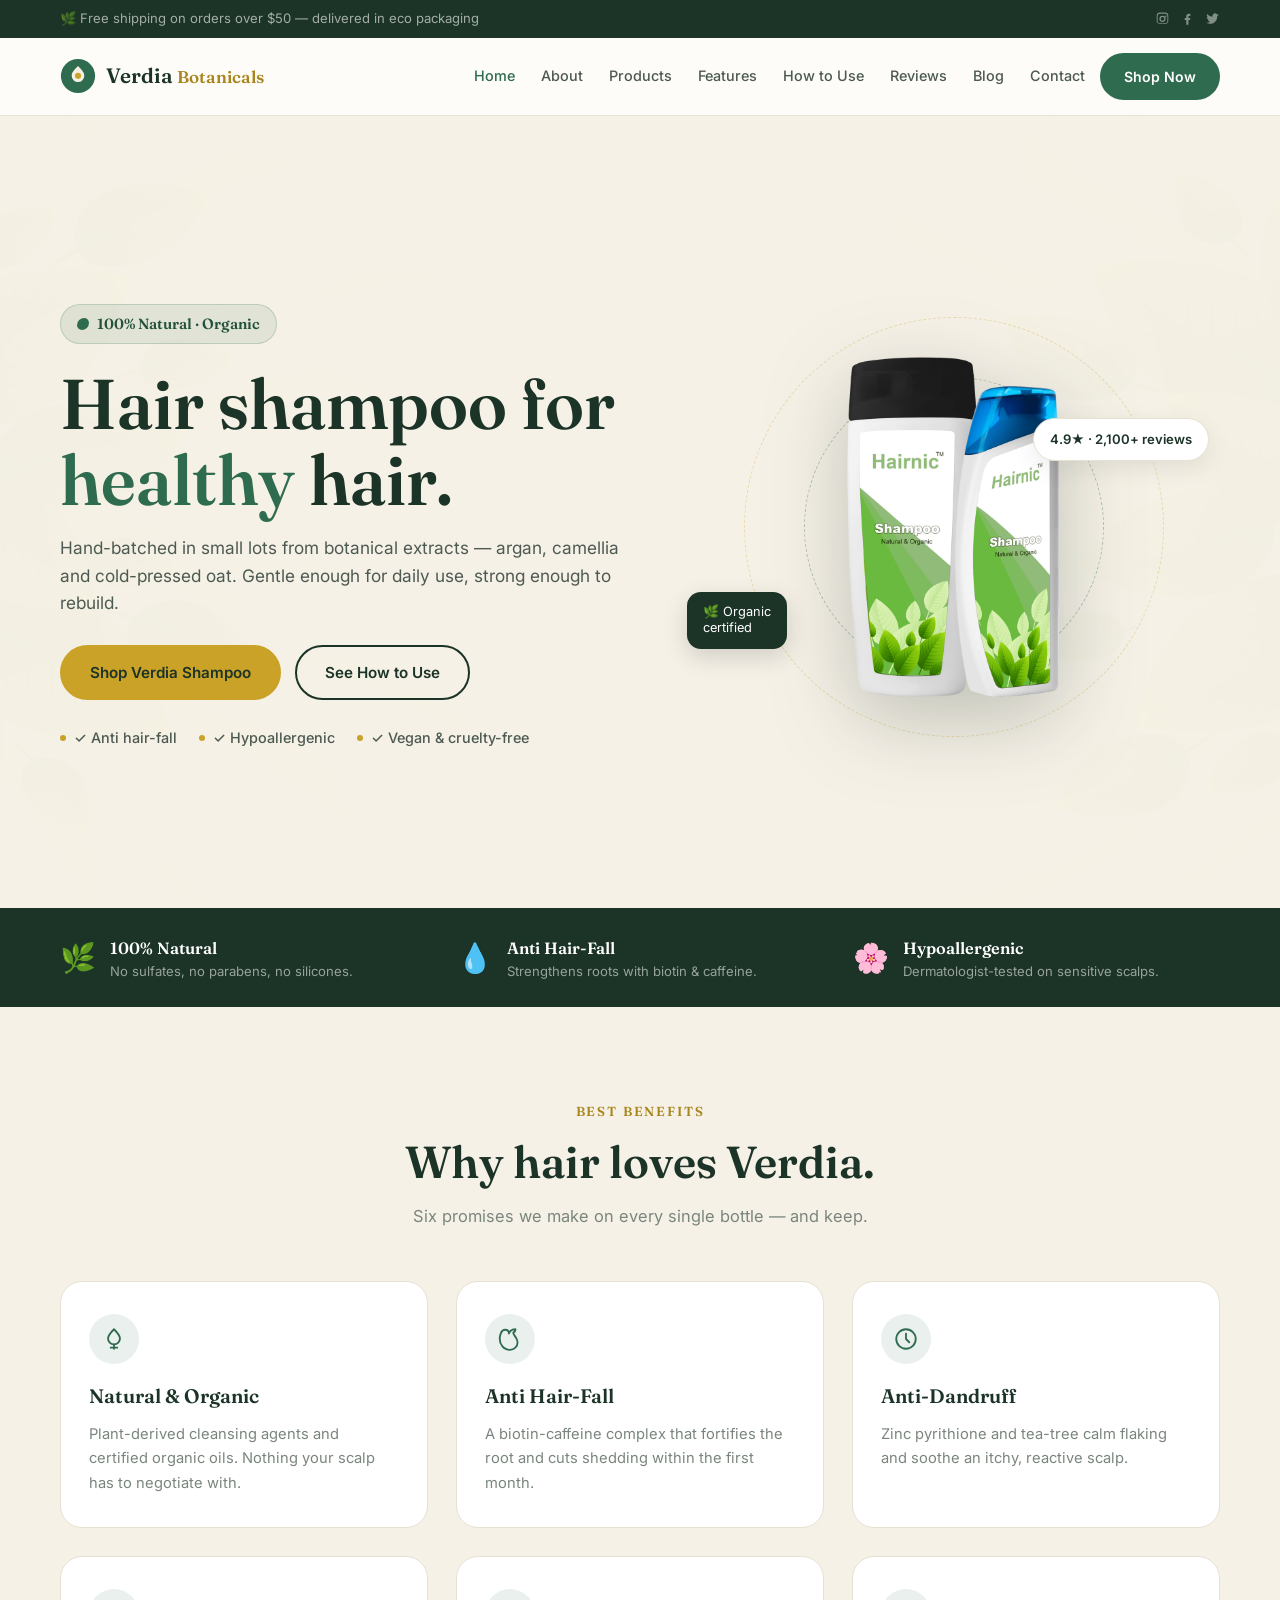
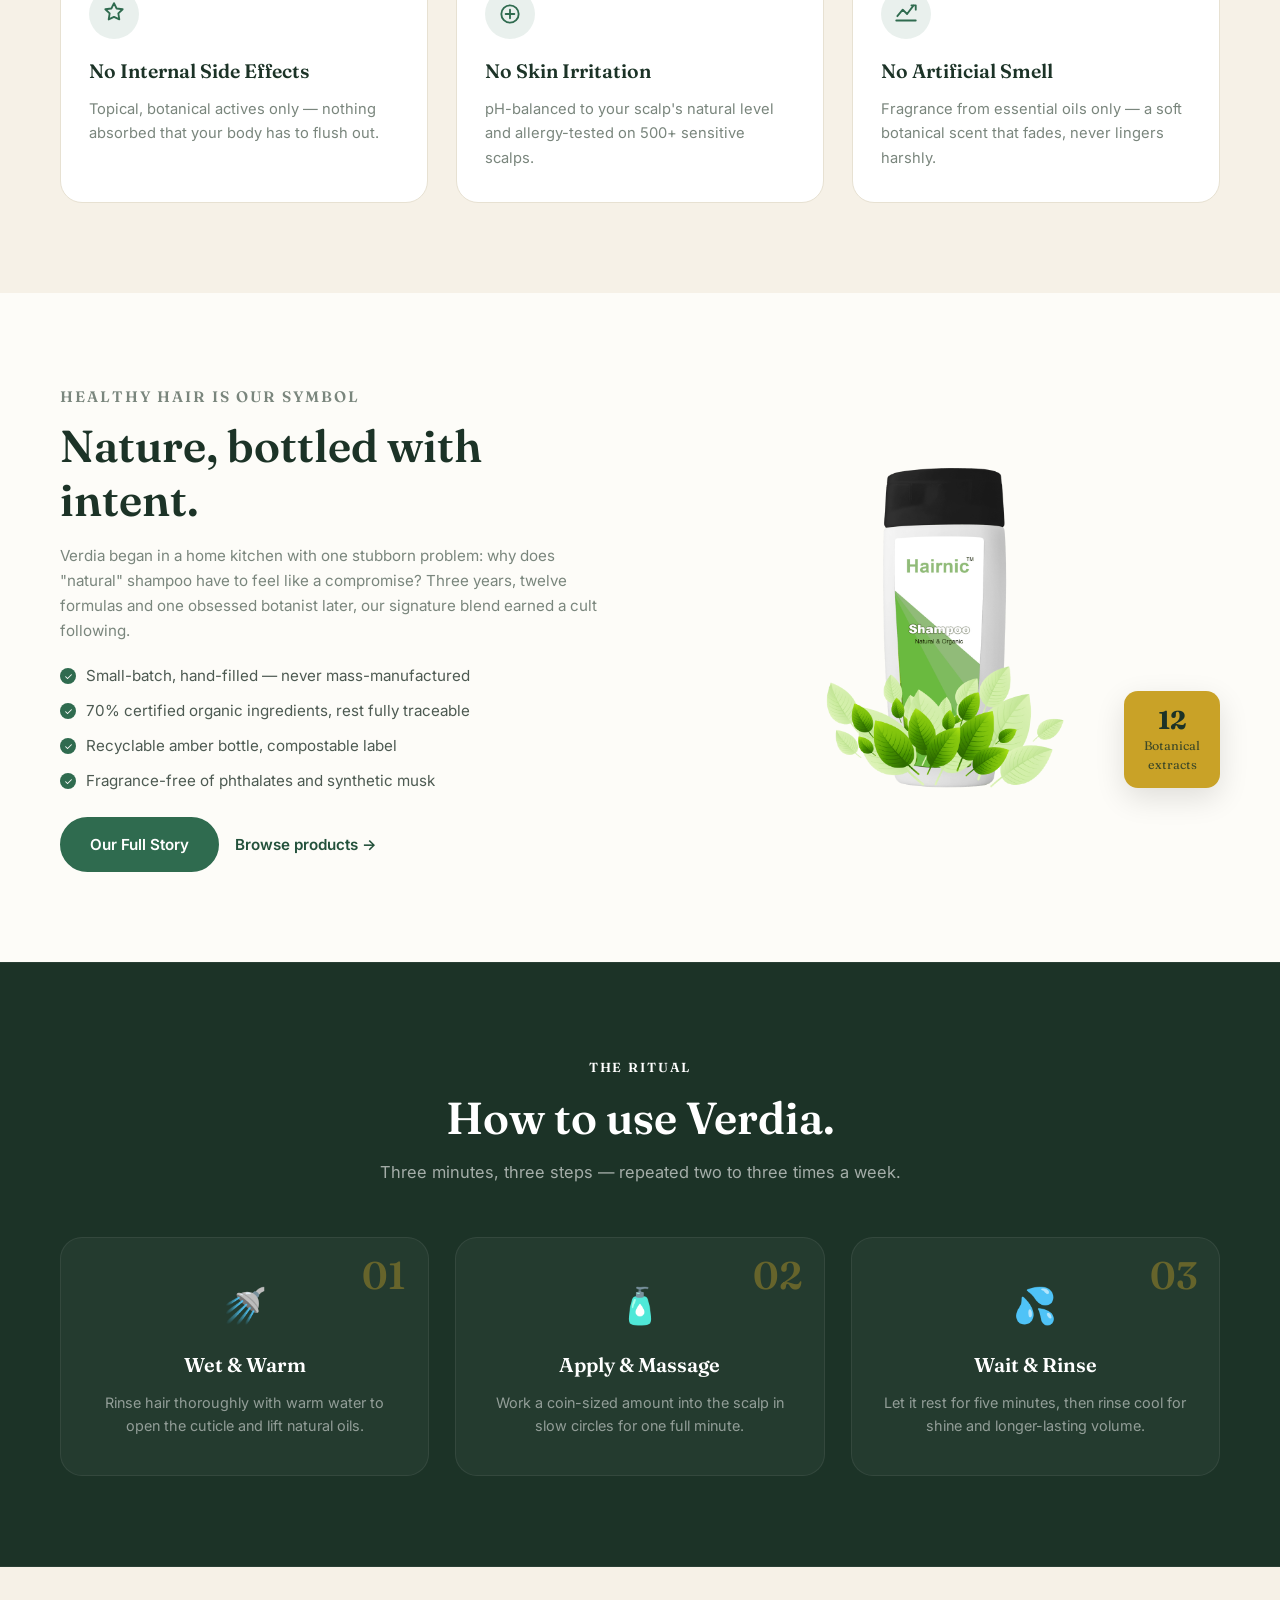
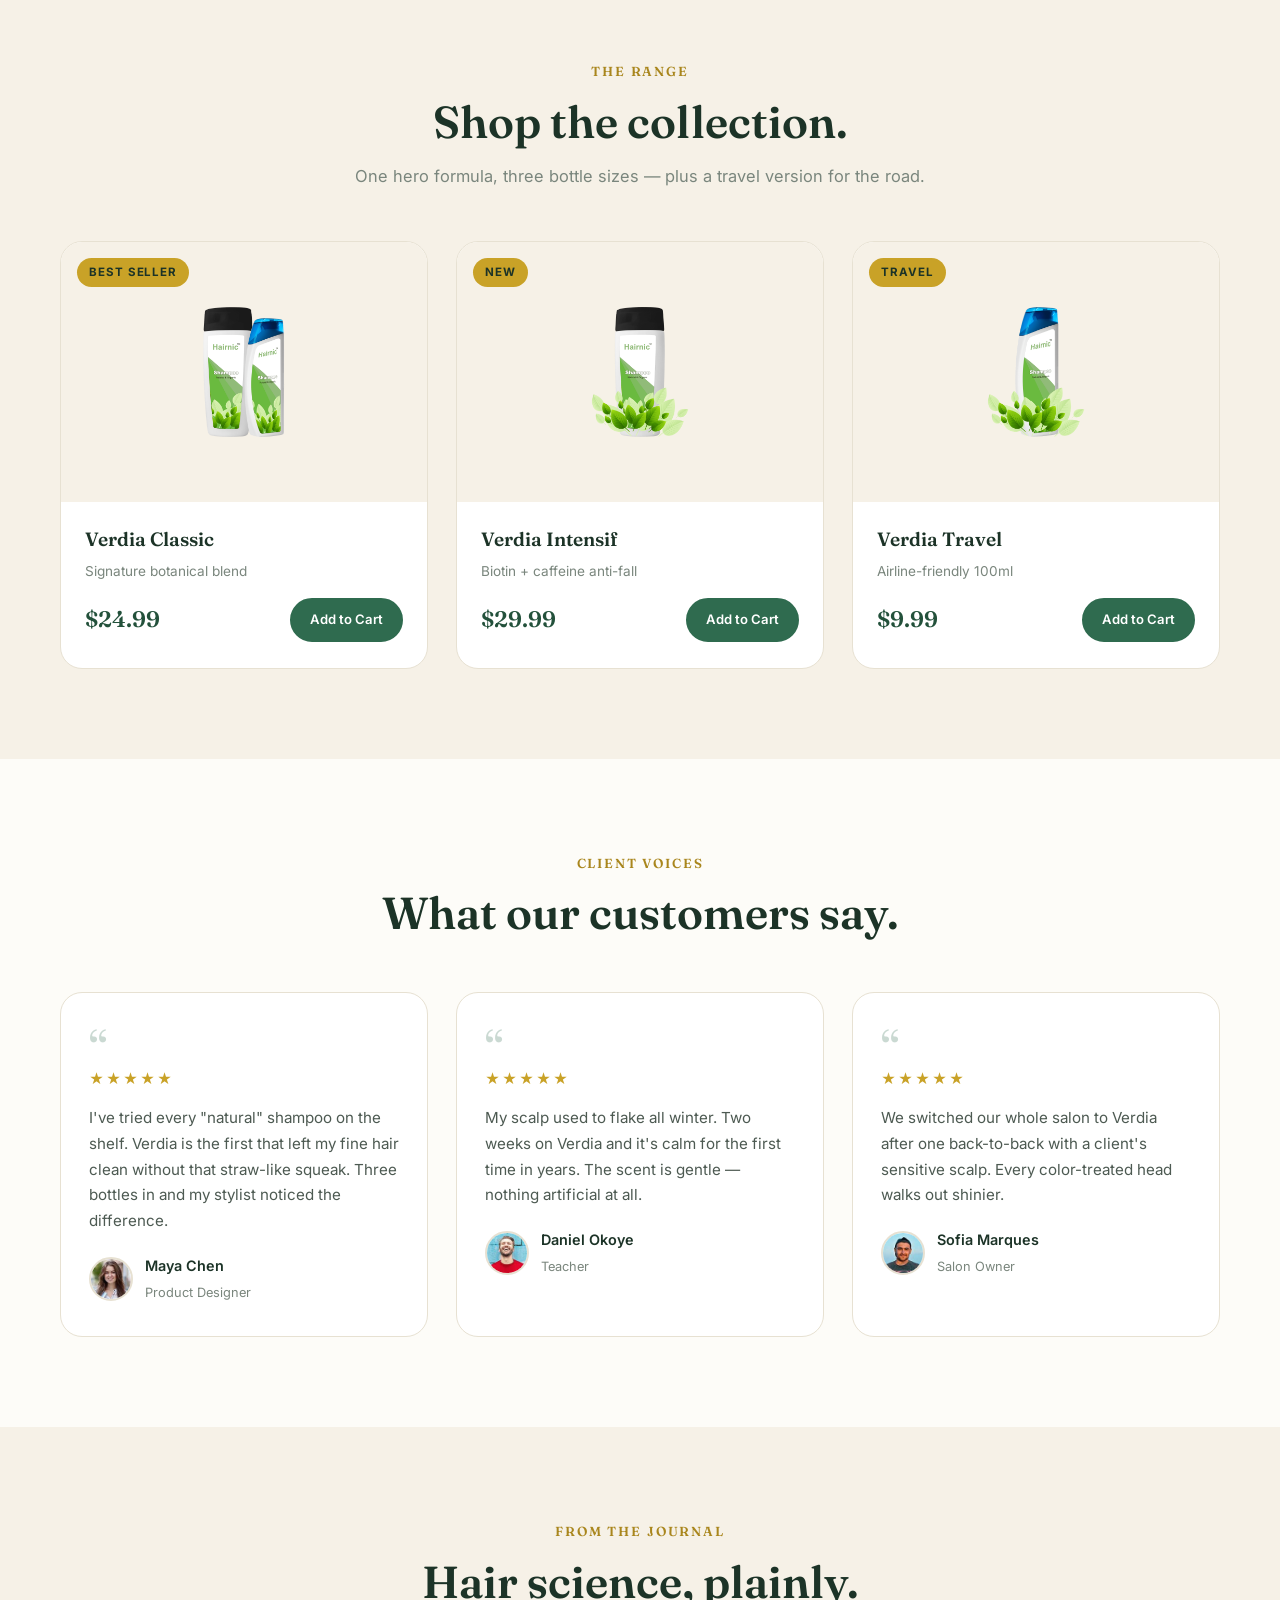
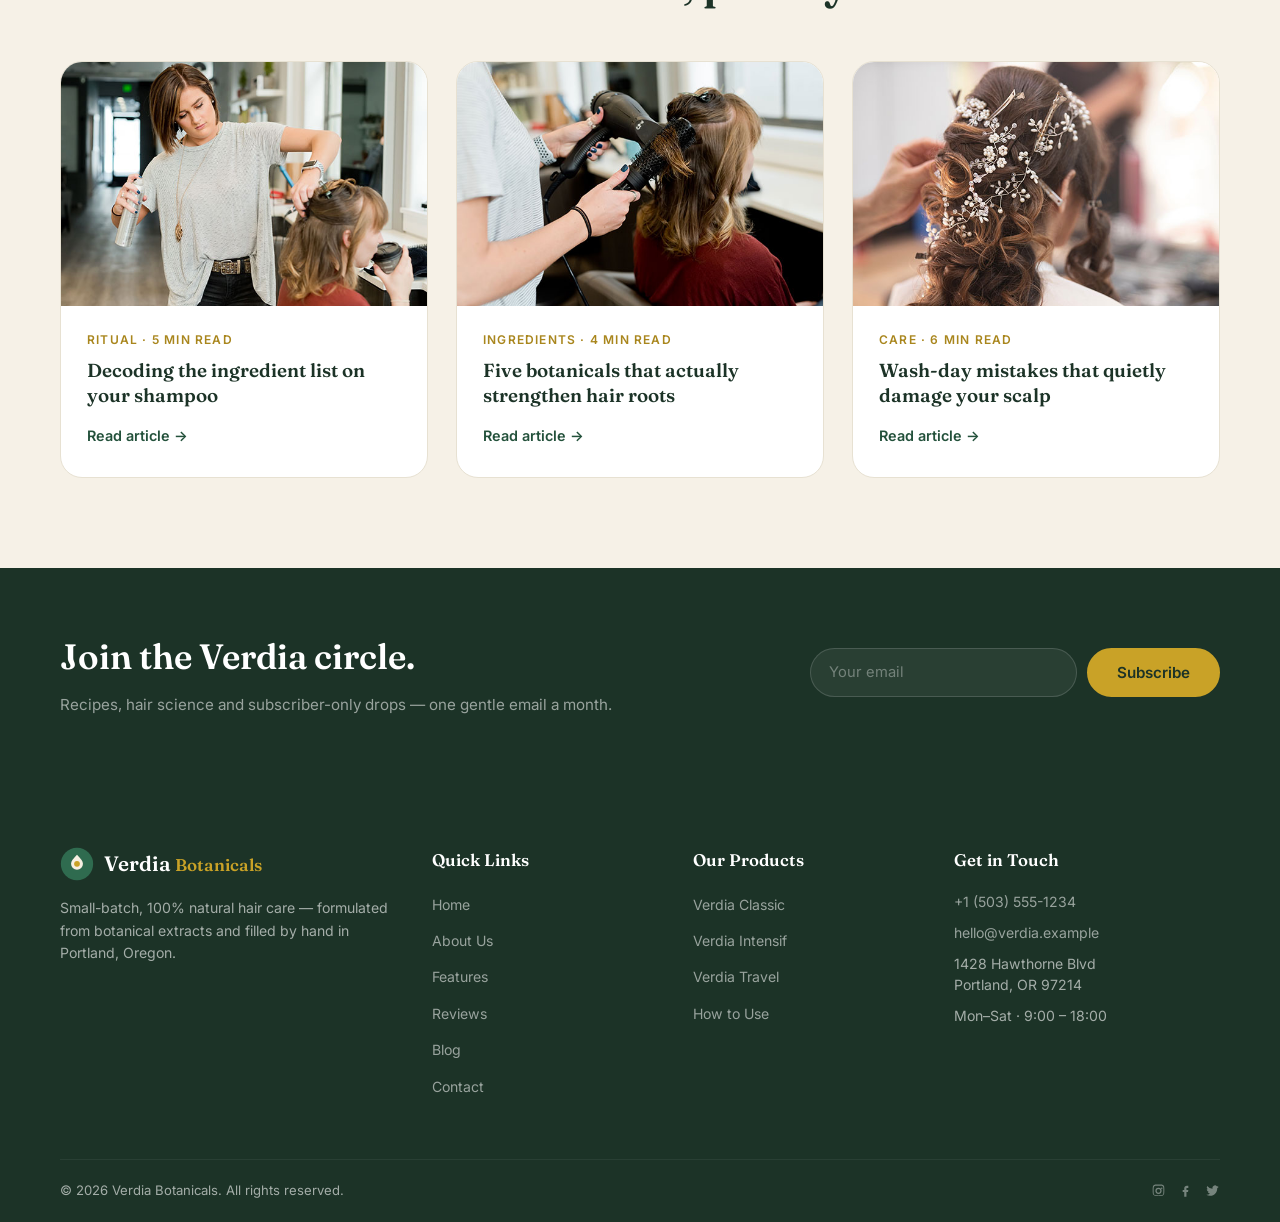
<file: index.html>
<!doctype html>
<html lang="en">
<head>
  <meta charset="utf-8">
  <meta name="viewport" content="width=device-width, initial-scale=1.0">
  <title>Verdia Botanicals — Natural Hair Shampoo</title>
  <meta name="description" content="Verdia Botanicals — a 100% natural, organic hair shampoo formulated from botanical extracts to strengthen roots, calm scalp and restore shine. Anti-hair-fall, hypoallergenic.">
  <link rel="icon" href="data:image/svg+xml,%3Csvg xmlns='http://www.w3.org/2000/svg' viewBox='0 0 32 32'%3E%3Ccircle cx='16' cy='16' r='15' fill='%232f6b4f'/%3E%3Cpath d='M16 9c-4 4-6 6.5-6 9.5a6 6 0 0 0 12 0c0-3-2-5.5-6-9.5z' fill='%23f6efe2'/%3E%3Ccircle cx='16' cy='18.5' r='3' fill='%23c9a227'/%3E%3C/svg%3E">
  <link rel="preconnect" href="https://fonts.googleapis.com">
  <link rel="preconnect" href="https://fonts.gstatic.com" crossorigin>
  <link href="https://fonts.googleapis.com/css2?family=Fraunces:opsz,wght@9..144,400;9..144,500;9..144,600;9..144,700&family=Inter:wght@400;500;600;700&display=swap" rel="stylesheet">
  <link rel="stylesheet" href="assets/css/style.css">
</head>
<body>
  <a class="skip-link" href="#main">Skip to main content</a>

  <div class="topbar">
    <div class="container topbar-inner">
      <span class="topbar-note">🌿 Free shipping on orders over $50 — delivered in eco packaging</span>
      <div class="topbar-social">
        <a href="#" aria-label="Instagram"><svg viewBox="0 0 24 24" width="15" height="15" fill="currentColor"><path d="M12 2.2c2.7 0 3 0 4 .1 1 0 1.6.2 2.2.4.6.2 1.1.5 1.6 1 .5.5.8 1 1 1.6.2.6.4 1.2.4 2.2.1 1 .1 1.3.1 4s0 3-.1 4c0 1-.2 1.6-.4 2.2a4.3 4.3 0 0 1-1 1.6c-.5.5-1 .8-1.6 1-.6.2-1.2.4-2.2.4-1 .1-1.3.1-4 .1s-3 0-4-.1c-1 0-1.6-.2-2.2-.4a4.3 4.3 0 0 1-1.6-1c-.5-.5-.8-1-1-1.6-.2-.6-.4-1.2-.4-2.2-.1-1-.1-1.3-.1-4s0-3 .1-4c0-1 .2-1.6.4-2.2.2-.6.5-1.1 1-1.6.5-.5 1-.8 1.6-1 .6-.2 1.2-.4 2.2-.4 1-.1 1.3-.1 4-.1zm0 2c-2.7 0-3 0-4 .1-.9 0-1.4.2-1.7.3-.4.2-.7.4-1 .7-.3.3-.5.6-.7 1-.1.3-.3.8-.3 1.7-.1 1-.1 1.3-.1 4s0 3 .1 4c0 .9.2 1.4.3 1.7.2.4.4.7.7 1 .3.3.6.5 1 .7.3.1.8.3 1.7.3 1 .1 1.3.1 4 .1s3 0 4-.1c.9 0 1.4-.2 1.7-.3.4-.2.7-.4 1-.7.3-.3.5-.6.7-1 .1-.3.3-.8.3-1.7.1-1 .1-1.3.1-4s0-3-.1-4c0-.9-.2-1.4-.3-1.7a2.3 2.3 0 0 0-.7-1 2.3 2.3 0 0 0-1-.7c-.3-.1-.8-.3-1.7-.3-1-.1-1.3-.1-4-.1zm0 3.3a5 5 0 1 1 0 10 5 5 0 0 1 0-10zm0 2a3 3 0 1 0 0 6 3 3 0 0 0 0-6zm5.2-2.4a1.2 1.2 0 1 1 0 2.4 1.2 1.2 0 0 1 0-2.4z"/></svg></a>
        <a href="#" aria-label="Facebook"><svg viewBox="0 0 24 24" width="15" height="15" fill="currentColor"><path d="M14 8h2.5V4.5H14c-2.2 0-4 1.8-4 4V11H7.5v3.5H10V22h3.5v-7.5H16l.5-3.5h-3V8.5c0-.3.2-.5.5-.5z"/></svg></a>
        <a href="#" aria-label="Twitter"><svg viewBox="0 0 24 24" width="15" height="15" fill="currentColor"><path d="M22 5.9c-.7.3-1.5.6-2.3.7.8-.5 1.5-1.3 1.8-2.3-.8.5-1.7.8-2.6 1a4 4 0 0 0-6.9 3.7A11.5 11.5 0 0 1 3.5 4.8a4 4 0 0 0 1.2 5.4c-.6 0-1.3-.2-1.8-.5v.1a4 4 0 0 0 3.2 3.9c-.6.2-1.2.2-1.8.1a4 4 0 0 0 3.7 2.8A8 8 0 0 1 2 18.6a11.4 11.4 0 0 0 6.1 1.8c7.4 0 11.4-6.1 11.4-11.4v-.5c.8-.6 1.5-1.3 2.5-2.6z"/></svg></a>
      </div>
    </div>
  </div>

  <header class="header">
    <div class="container header-inner">
      <a href="index.html" class="logo" aria-label="Verdia Botanicals home">
        <svg viewBox="0 0 40 40" width="36" height="36" aria-hidden="true"><circle cx="20" cy="20" r="19" fill="#2f6b4f"/><path d="M20 9c-4.5 4.5-7 7.4-7 10.8a7 7 0 0 0 14 0c0-3.4-2.5-6.3-7-10.8z" fill="#f6efe2"/><circle cx="20" cy="19.8" r="3.4" fill="#c9a227"/></svg>
        <span class="logo-name">Verdia <em>Botanicals</em></span>
      </a>
      <button class="nav-toggle" aria-expanded="false" aria-controls="nav-links">
        <span></span><span></span><span></span>
      </button>
      <nav class="nav-links" id="nav-links" aria-label="Primary">
        <a class="nav-link" href="index.html">Home</a>
        <a class="nav-link" href="about.html">About</a>
        <a class="nav-link" href="product.html">Products</a>
        <a class="nav-link" href="feature.html">Features</a>
        <a class="nav-link" href="how-to-use.html">How to Use</a>
        <a class="nav-link" href="testimonial.html">Reviews</a>
        <a class="nav-link" href="blog.html">Blog</a>
        <a class="nav-link" href="contact.html">Contact</a>
        <a href="product.html" class="btn btn-cta">Shop Now</a>
      </nav>
    </div>
  </header>

  <main id="main">
    <section class="hero">
      <div class="hero-bg">
        <img src="assets/img/bg.png" alt="">
      </div>
      <div class="container hero-inner">
        <div class="hero-copy">
          <p class="hero-tag"><span class="leaf"></span>100% Natural · Organic</p>
          <h1>Hair shampoo for <em>healthy</em> hair.</h1>
          <p class="hero-sub">Hand-batched in small lots from botanical extracts — argan, camellia and cold-pressed oat. Gentle enough for daily use, strong enough to rebuild.</p>
          <div class="hero-actions">
            <a href="product.html" class="btn btn-accent">Shop Verdia Shampoo</a>
            <a href="how-to-use.html" class="btn btn-ghost">See How to Use</a>
          </div>
          <ul class="hero-badges">
            <li>✓ Anti hair-fall</li>
            <li>✓ Hypoallergenic</li>
            <li>✓ Vegan &amp; cruelty-free</li>
          </ul>
        </div>
        <div class="hero-product reveal">
          <img src="assets/img/shampoo.png" alt="Verdia Botanicals natural shampoo bottle" class="hero-bottle">
          <span class="halo halo-1"></span>
          <span class="halo halo-2"></span>
          <span class="badge-pill">4.9★ · 2,100+ reviews</span>
          <span class="badge-leaf">🌿 Organic<br>certified</span>
        </div>
      </div>
    </section>

    <section class="usp-strip">
      <div class="container usp-inner">
        <div class="usp-item reveal"><span class="usp-icon">🌿</span><div><strong>100% Natural</strong><p>No sulfates, no parabens, no silicones.</p></div></div>
        <div class="usp-item reveal"><span class="usp-icon">💧</span><div><strong>Anti Hair-Fall</strong><p>Strengthens roots with biotin &amp; caffeine.</p></div></div>
        <div class="usp-item reveal"><span class="usp-icon">🌸</span><div><strong>Hypoallergenic</strong><p>Dermatologist-tested on sensitive scalps.</p></div></div>
      </div>
    </section>

    <section class="section section-alt">
      <div class="container">
        <div class="section-head reveal">
          <p class="eyebrow">Best benefits</p>
          <h2 class="section-title">Why hair loves Verdia.</h2>
          <p class="section-sub">Six promises we make on every single bottle — and keep.</p>
        </div>
        <div class="grid grid-3">
          <article class="benefit-card reveal">
            <span class="benefit-icon"><svg viewBox="0 0 24 24" width="26" height="26" fill="none" stroke="currentColor" stroke-width="1.7" stroke-linecap="round" stroke-linejoin="round"><path d="M12 3c-3.6 3.6-5.5 5.9-5.5 8.4A5.5 5.5 0 0 0 12 17a5.5 5.5 0 0 0 5.5-5.6c0-2.5-1.9-4.8-5.5-8.4z"/><path d="M12 17v4m-3-1h6"/></svg></span>
            <h3>Natural &amp; Organic</h3>
            <p>Plant-derived cleansing agents and certified organic oils. Nothing your scalp has to negotiate with.</p>
          </article>
          <article class="benefit-card reveal">
            <span class="benefit-icon"><svg viewBox="0 0 24 24" width="26" height="26" fill="none" stroke="currentColor" stroke-width="1.7" stroke-linecap="round" stroke-linejoin="round"><path d="M12 22a7 7 0 0 0 7-7c0-2-1-3.5-2-5-1-1.5-2-2.5-2-4 1.5-.5 2-1.5 2-3-2 0-3.5.5-4.5 1.5C11.5 6 11 6.5 11 7c0-2-1.5-3.5-3.5-3.5-1.5 0-3 1-3.8 2.8C2.8 8.5 2.5 10 2.5 11.5 2.5 17 6 22 12 22z"/></svg></span>
            <h3>Anti Hair-Fall</h3>
            <p>A biotin-caffeine complex that fortifies the root and cuts shedding within the first month.</p>
          </article>
          <article class="benefit-card reveal">
            <span class="benefit-icon"><svg viewBox="0 0 24 24" width="26" height="26" fill="none" stroke="currentColor" stroke-width="1.7" stroke-linecap="round" stroke-linejoin="round"><circle cx="12" cy="12" r="9"/><path d="M12 7v5l3 3"/></svg></span>
            <h3>Anti-Dandruff</h3>
            <p>Zinc pyrithione and tea-tree calm flaking and soothe an itchy, reactive scalp.</p>
          </article>
          <article class="benefit-card reveal">
            <span class="benefit-icon"><svg viewBox="0 0 24 24" width="26" height="26" fill="none" stroke="currentColor" stroke-width="1.7" stroke-linecap="round" stroke-linejoin="round"><path d="M12 2l2.4 4.9L20 7.6l-4 3.9.9 5.5L12 14.6l-4.9 2.4.9-5.5-4-3.9 5.6-.7L12 2z"/></svg></span>
            <h3>No Internal Side Effects</h3>
            <p>Topical, botanical actives only — nothing absorbed that your body has to flush out.</p>
          </article>
          <article class="benefit-card reveal">
            <span class="benefit-icon"><svg viewBox="0 0 24 24" width="26" height="26" fill="none" stroke="currentColor" stroke-width="1.7" stroke-linecap="round" stroke-linejoin="round"><path d="M20 12a8 8 0 1 1-16 0 8 8 0 0 1 16 0z"/><path d="M8 12h8M12 8v8"/></svg></span>
            <h3>No Skin Irritation</h3>
            <p>pH-balanced to your scalp's natural level and allergy-tested on 500+ sensitive scalps.</p>
          </article>
          <article class="benefit-card reveal">
            <span class="benefit-icon"><svg viewBox="0 0 24 24" width="26" height="26" fill="none" stroke="currentColor" stroke-width="1.7" stroke-linecap="round" stroke-linejoin="round"><path d="M3 18h18M4 14l5-6 4 4 6-8M17 4h4v4"/></svg></span>
            <h3>No Artificial Smell</h3>
            <p>Fragrance from essential oils only — a soft botanical scent that fades, never lingers harshly.</p>
          </article>
        </div>
      </div>
    </section>

    <section class="section">
      <div class="container">
        <div class="split">
          <div class="split-copy reveal">
            <p class="eyebrow">Healthy hair is our symbol</p>
            <h2 class="section-title">Nature, bottled with intent.</h2>
            <p>Verdia began in a home kitchen with one stubborn problem: why does "natural" shampoo have to feel like a compromise? Three years, twelve formulas and one obsessed botanist later, our signature blend earned a cult following.</p>
            <ul class="check-list">
              <li>Small-batch, hand-filled — never mass-manufactured</li>
              <li>70% certified organic ingredients, rest fully traceable</li>
              <li>Recyclable amber bottle, compostable label</li>
              <li>Fragrance-free of phthalates and synthetic musk</li>
            </ul>
            <div class="split-actions">
              <a href="about.html" class="btn btn-primary">Our Full Story</a>
              <a href="product.html" class="btn btn-link">Browse products →</a>
            </div>
          </div>
          <div class="split-media reveal">
            <img src="assets/img/shampoo-1.png" alt="Verdia botanical shampoo bottle on a cream background" loading="lazy">
            <span class="exp-badge"><strong>12</strong><span>Botanical<br>extracts</span></span>
          </div>
        </div>
      </div>
    </section>

    <section class="section section-dark">
      <div class="container">
        <div class="section-head light reveal">
          <p class="eyebrow">The ritual</p>
          <h2 class="section-title">How to use Verdia.</h2>
          <p class="section-sub">Three minutes, three steps — repeated two to three times a week.</p>
        </div>
        <div class="ritual">
          <div class="ritual-step reveal">
            <span class="ritual-num">01</span>
            <span class="ritual-icon">🚿</span>
            <h3>Wet &amp; Warm</h3>
            <p>Rinse hair thoroughly with warm water to open the cuticle and lift natural oils.</p>
          </div>
          <div class="ritual-step reveal">
            <span class="ritual-num">02</span>
            <span class="ritual-icon">🧴</span>
            <h3>Apply &amp; Massage</h3>
            <p>Work a coin-sized amount into the scalp in slow circles for one full minute.</p>
          </div>
          <div class="ritual-step reveal">
            <span class="ritual-num">03</span>
            <span class="ritual-icon">💦</span>
            <h3>Wait &amp; Rinse</h3>
            <p>Let it rest for five minutes, then rinse cool for shine and longer-lasting volume.</p>
          </div>
        </div>
      </div>
    </section>

    <section class="section section-alt">
      <div class="container">
        <div class="section-head reveal">
          <p class="eyebrow">The range</p>
          <h2 class="section-title">Shop the collection.</h2>
          <p class="section-sub">One hero formula, three bottle sizes — plus a travel version for the road.</p>
        </div>
        <div class="product-grid">
          <article class="product-card reveal">
            <div class="product-media">
              <img src="assets/img/shampoo.png" alt="Verdia classic shampoo 500ml" loading="lazy">
              <span class="product-badge">Best seller</span>
            </div>
            <div class="product-body">
              <h3>Verdia Classic</h3>
              <p>Signature botanical blend</p>
              <div class="product-foot">
                <span class="product-price">$24.99</span>
                <a href="product.html" class="btn btn-sm btn-primary">Add to Cart</a>
              </div>
            </div>
          </article>
          <article class="product-card reveal">
            <div class="product-media">
              <img src="assets/img/shampoo-1.png" alt="Verdia intensif shampoo for hair fall" loading="lazy">
              <span class="product-badge">New</span>
            </div>
            <div class="product-body">
              <h3>Verdia Intensif</h3>
              <p>Biotin + caffeine anti-fall</p>
              <div class="product-foot">
                <span class="product-price">$29.99</span>
                <a href="product.html" class="btn btn-sm btn-primary">Add to Cart</a>
              </div>
            </div>
          </article>
          <article class="product-card reveal">
            <div class="product-media">
              <img src="assets/img/shampoo-2.png" alt="Verdia travel shampoo 100ml" loading="lazy">
              <span class="product-badge">Travel</span>
            </div>
            <div class="product-body">
              <h3>Verdia Travel</h3>
              <p>Airline-friendly 100ml</p>
              <div class="product-foot">
                <span class="product-price">$9.99</span>
                <a href="product.html" class="btn btn-sm btn-primary">Add to Cart</a>
              </div>
            </div>
          </article>
        </div>
      </div>
    </section>

    <section class="section">
      <div class="container">
        <div class="section-head reveal">
          <p class="eyebrow">Client voices</p>
          <h2 class="section-title">What our customers say.</h2>
        </div>
        <div class="grid grid-3">
          <article class="testimonial-card reveal">
            <span class="quote-mark">“</span>
            <div class="stars" aria-label="5 out of 5 stars">★★★★★</div>
            <p>I've tried every "natural" shampoo on the shelf. Verdia is the first that left my fine hair clean without that straw-like squeak. Three bottles in and my stylist noticed the difference.</p>
            <div class="testimonial-author">
              <img src="assets/img/testimonial-1.jpg" alt="Portrait of Maya Chen" class="avatar" loading="lazy">
              <div><strong>Maya Chen</strong><span>Product Designer</span></div>
            </div>
          </article>
          <article class="testimonial-card reveal">
            <span class="quote-mark">“</span>
            <div class="stars" aria-label="5 out of 5 stars">★★★★★</div>
            <p>My scalp used to flake all winter. Two weeks on Verdia and it's calm for the first time in years. The scent is gentle — nothing artificial at all.</p>
            <div class="testimonial-author">
              <img src="assets/img/testimonial-2.jpg" alt="Portrait of Daniel Okoye" class="avatar" loading="lazy">
              <div><strong>Daniel Okoye</strong><span>Teacher</span></div>
            </div>
          </article>
          <article class="testimonial-card reveal">
            <span class="quote-mark">“</span>
            <div class="stars" aria-label="5 out of 5 stars">★★★★★</div>
            <p>We switched our whole salon to Verdia after one back-to-back with a client's sensitive scalp. Every color-treated head walks out shinier.</p>
            <div class="testimonial-author">
              <img src="assets/img/testimonial-3.jpg" alt="Portrait of Sofia Marques" class="avatar" loading="lazy">
              <div><strong>Sofia Marques</strong><span>Salon Owner</span></div>
            </div>
          </article>
        </div>
      </div>
    </section>

    <section class="section section-alt">
      <div class="container">
        <div class="section-head reveal">
          <p class="eyebrow">From the journal</p>
          <h2 class="section-title">Hair science, plainly.</h2>
        </div>
        <div class="grid grid-3">
          <article class="post-card reveal">
            <a href="blog.html"><img src="assets/img/blog-1.jpg" alt="Bottles of natural shampoo on a shelf" loading="lazy"></a>
            <div class="post-body">
              <span class="post-meta">Ritual · 5 min read</span>
              <h3><a href="blog.html">Decoding the ingredient list on your shampoo</a></h3>
              <a class="service-link" href="blog.html">Read article →</a>
            </div>
          </article>
          <article class="post-card reveal">
            <a href="blog.html"><img src="assets/img/blog-2.jpg" alt="Fresh herbs and botanicals on a table" loading="lazy"></a>
            <div class="post-body">
              <span class="post-meta">Ingredients · 4 min read</span>
              <h3><a href="blog.html">Five botanicals that actually strengthen hair roots</a></h3>
              <a class="service-link" href="blog.html">Read article →</a>
            </div>
          </article>
          <article class="post-card reveal">
            <a href="blog.html"><img src="assets/img/blog-3.jpg" alt="Washing hair in a natural setting" loading="lazy"></a>
            <div class="post-body">
              <span class="post-meta">Care · 6 min read</span>
              <h3><a href="blog.html">Wash-day mistakes that quietly damage your scalp</a></h3>
              <a class="service-link" href="blog.html">Read article →</a>
            </div>
          </article>
        </div>
      </div>
    </section>

    <section class="newsletter-cta cta-section">
      <div class="container newsletter-inner reveal">
        <div>
          <h2>Join the Verdia circle.</h2>
          <p>Recipes, hair science and subscriber-only drops — one gentle email a month.</p>
        </div>
        <form class="newsletter" data-form novalidate>
          <label class="sr-only" for="nl-email">Email address</label>
          <input class="form-control" id="nl-email" type="email" placeholder="Your email" required>
          <button type="submit" class="btn btn-accent">Subscribe</button>
          <p class="form-ok" hidden>Welcome to the circle! Check your inbox. 🌿</p>
          <p class="form-err" hidden>Please enter a valid email.</p>
        </form>
      </div>
    </section>
  </main>

  <footer class="footer">
    <div class="container">
      <div class="footer-grid">
        <div class="footer-brand">
          <a href="index.html" class="logo logo-light" aria-label="Verdia Botanicals home">
            <svg viewBox="0 0 40 40" width="34" height="34" aria-hidden="true"><circle cx="20" cy="20" r="19" fill="#2f6b4f"/><path d="M20 9c-4.5 4.5-7 7.4-7 10.8a7 7 0 0 0 14 0c0-3.4-2.5-6.3-7-10.8z" fill="#f6efe2"/><circle cx="20" cy="19.8" r="3.4" fill="#c9a227"/></svg>
            <span class="logo-name">Verdia <em>Botanicals</em></span>
          </a>
          <p>Small-batch, 100% natural hair care — formulated from botanical extracts and filled by hand in Portland, Oregon.</p>
        </div>
        <div class="footer-col">
          <h4>Quick Links</h4>
          <ul>
            <li><a href="index.html">Home</a></li>
            <li><a href="about.html">About Us</a></li>
            <li><a href="feature.html">Features</a></li>
            <li><a href="testimonial.html">Reviews</a></li>
            <li><a href="blog.html">Blog</a></li>
            <li><a href="contact.html">Contact</a></li>
          </ul>
        </div>
        <div class="footer-col">
          <h4>Our Products</h4>
          <ul>
            <li><a href="product.html">Verdia Classic</a></li>
            <li><a href="product.html">Verdia Intensif</a></li>
            <li><a href="product.html">Verdia Travel</a></li>
            <li><a href="how-to-use.html">How to Use</a></li>
          </ul>
        </div>
        <div class="footer-col footer-contact">
          <h4>Get in Touch</h4>
          <ul>
            <li><a href="tel:+15035551234">+1 (503) 555-1234</a></li>
            <li><a href="mailto:hello@verdia.example">hello@verdia.example</a></li>
            <li>1428 Hawthorne Blvd<br>Portland, OR 97214</li>
            <li>Mon–Sat · 9:00 – 18:00</li>
          </ul>
        </div>
      </div>
      <div class="footer-bottom">
        <p>© <span data-year>2026</span> Verdia Botanicals. All rights reserved.</p>
        <div class="footer-social">
          <a href="#" aria-label="Instagram"><svg viewBox="0 0 24 24" width="15" height="15" fill="currentColor"><path d="M12 2.2c2.7 0 3 0 4 .1 1 0 1.6.2 2.2.4.6.2 1.1.5 1.6 1 .5.5.8 1 1 1.6.2.6.4 1.2.4 2.2.1 1 .1 1.3.1 4s0 3-.1 4c0 1-.2 1.6-.4 2.2a4.3 4.3 0 0 1-1 1.6c-.5.5-1 .8-1.6 1-.6.2-1.2.4-2.2.4-1 .1-1.3.1-4 .1s-3 0-4-.1c-1 0-1.6-.2-2.2-.4a4.3 4.3 0 0 1-1.6-1c-.5-.5-.8-1-1-1.6-.2-.6-.4-1.2-.4-2.2-.1-1-.1-1.3-.1-4s0-3 .1-4c0-1 .2-1.6.4-2.2.2-.6.5-1.1 1-1.6.5-.5 1-.8 1.6-1 .6-.2 1.2-.4 2.2-.4 1-.1 1.3-.1 4-.1zm0 2c-2.7 0-3 0-4 .1-.9 0-1.4.2-1.7.3-.4.2-.7.4-1 .7-.3.3-.5.6-.7 1-.1.3-.3.8-.3 1.7-.1 1-.1 1.3-.1 4s0 3 .1 4c0 .9.2 1.4.3 1.7.2.4.4.7.7 1 .3.3.6.5 1 .7.3.1.8.3 1.7.3 1 .1 1.3.1 4 .1s3 0 4-.1c.9 0 1.4-.2 1.7-.3.4-.2.7-.4 1-.7.3-.3.5-.6.7-1 .1-.3.3-.8.3-1.7.1-1 .1-1.3.1-4s0-3-.1-4c0-.9-.2-1.4-.3-1.7a2.3 2.3 0 0 0-.7-1 2.3 2.3 0 0 0-1-.7c-.3-.1-.8-.3-1.7-.3-1-.1-1.3-.1-4-.1zm0 3.3a5 5 0 1 1 0 10 5 5 0 0 1 0-10zm0 2a3 3 0 1 0 0 6 3 3 0 0 0 0-6zm5.2-2.4a1.2 1.2 0 1 1 0 2.4 1.2 1.2 0 0 1 0-2.4z"/></svg></a>
          <a href="#" aria-label="Facebook"><svg viewBox="0 0 24 24" width="15" height="15" fill="currentColor"><path d="M14 8h2.5V4.5H14c-2.2 0-4 1.8-4 4V11H7.5v3.5H10V22h3.5v-7.5H16l.5-3.5h-3V8.5c0-.3.2-.5.5-.5z"/></svg></a>
          <a href="#" aria-label="Twitter"><svg viewBox="0 0 24 24" width="15" height="15" fill="currentColor"><path d="M22 5.9c-.7.3-1.5.6-2.3.7.8-.5 1.5-1.3 1.8-2.3-.8.5-1.7.8-2.6 1a4 4 0 0 0-6.9 3.7A11.5 11.5 0 0 1 3.5 4.8a4 4 0 0 0 1.2 5.4c-.6 0-1.3-.2-1.8-.5v.1a4 4 0 0 0 3.2 3.9c-.6.2-1.2.2-1.8.1a4 4 0 0 0 3.7 2.8A8 8 0 0 1 2 18.6a11.4 11.4 0 0 0 6.1 1.8c7.4 0 11.4-6.1 11.4-11.4v-.5c.8-.6 1.5-1.3 2.5-2.6z"/></svg></a>
        </div>
      </div>
    </div>
  </footer>

  <button class="back-to-top" aria-label="Back to top">↑</button>
  <script src="assets/js/main.js"></script>
</body>
</html>
</file>
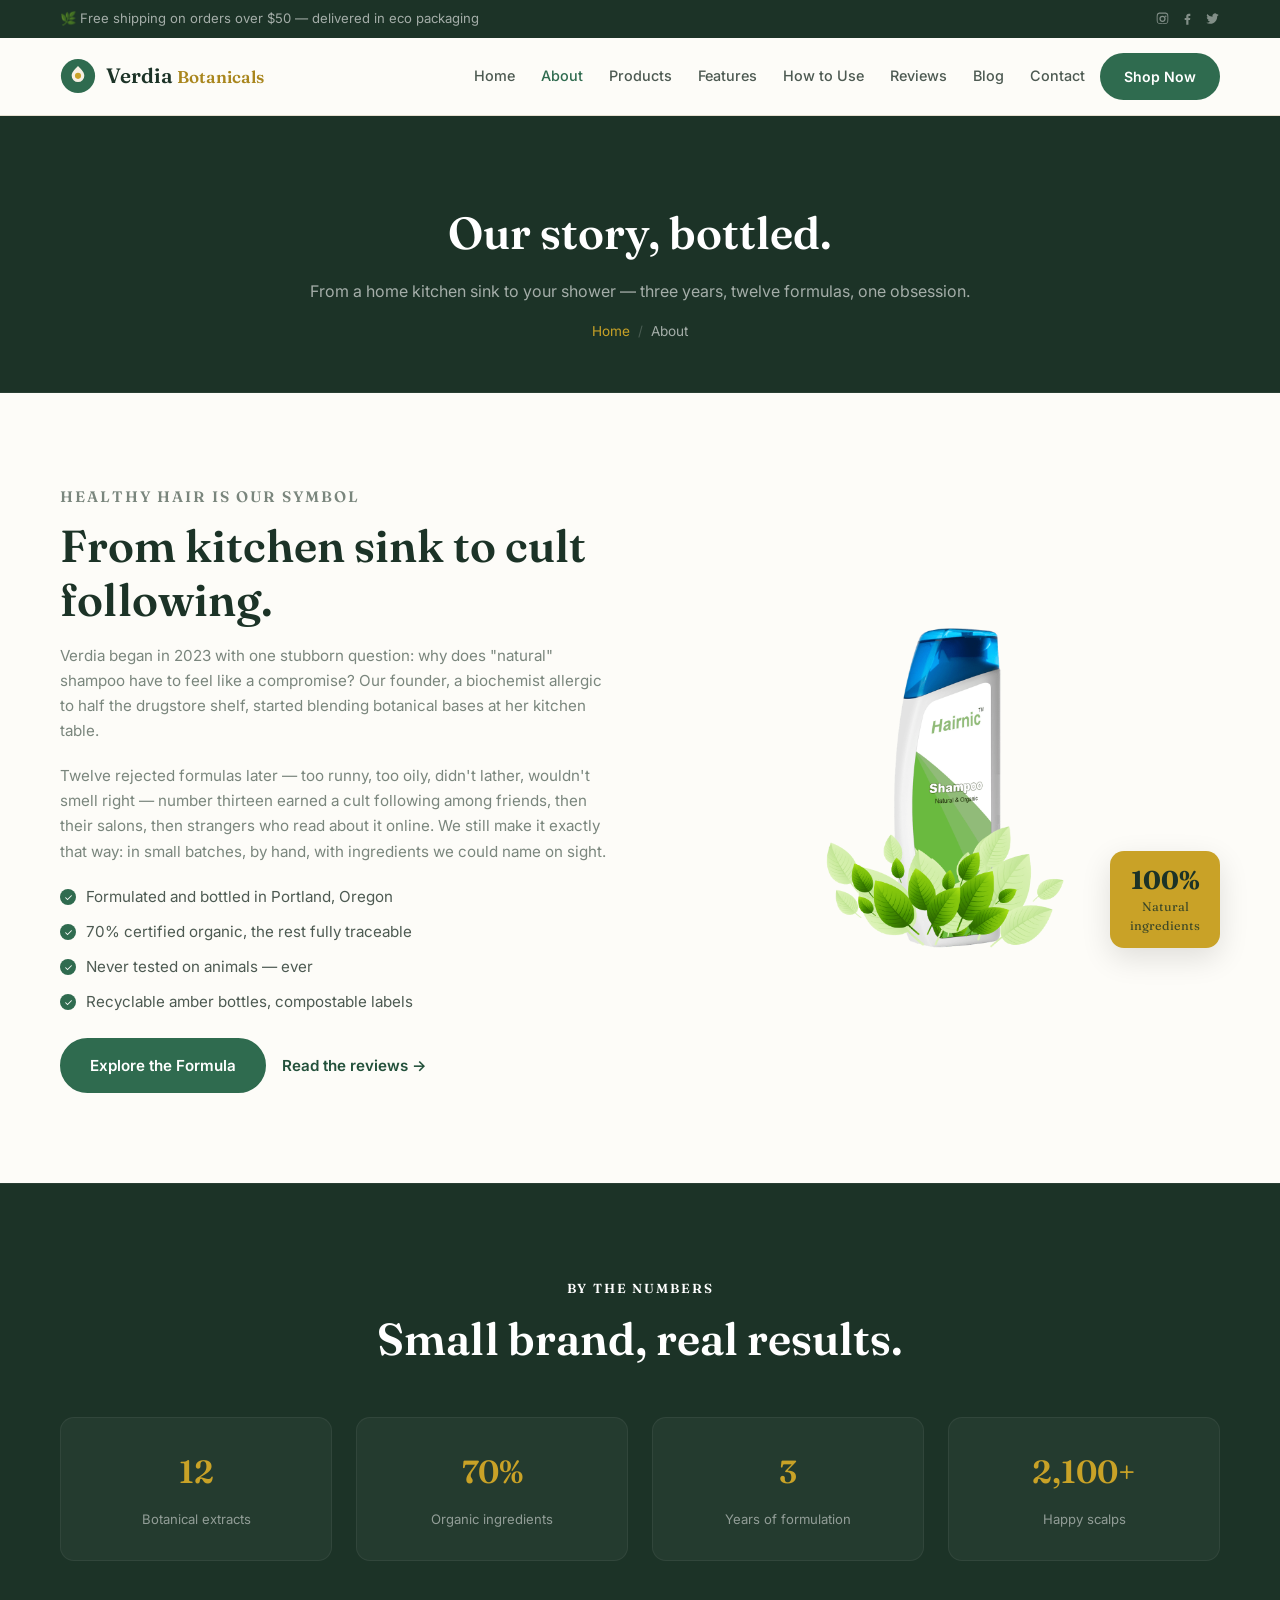
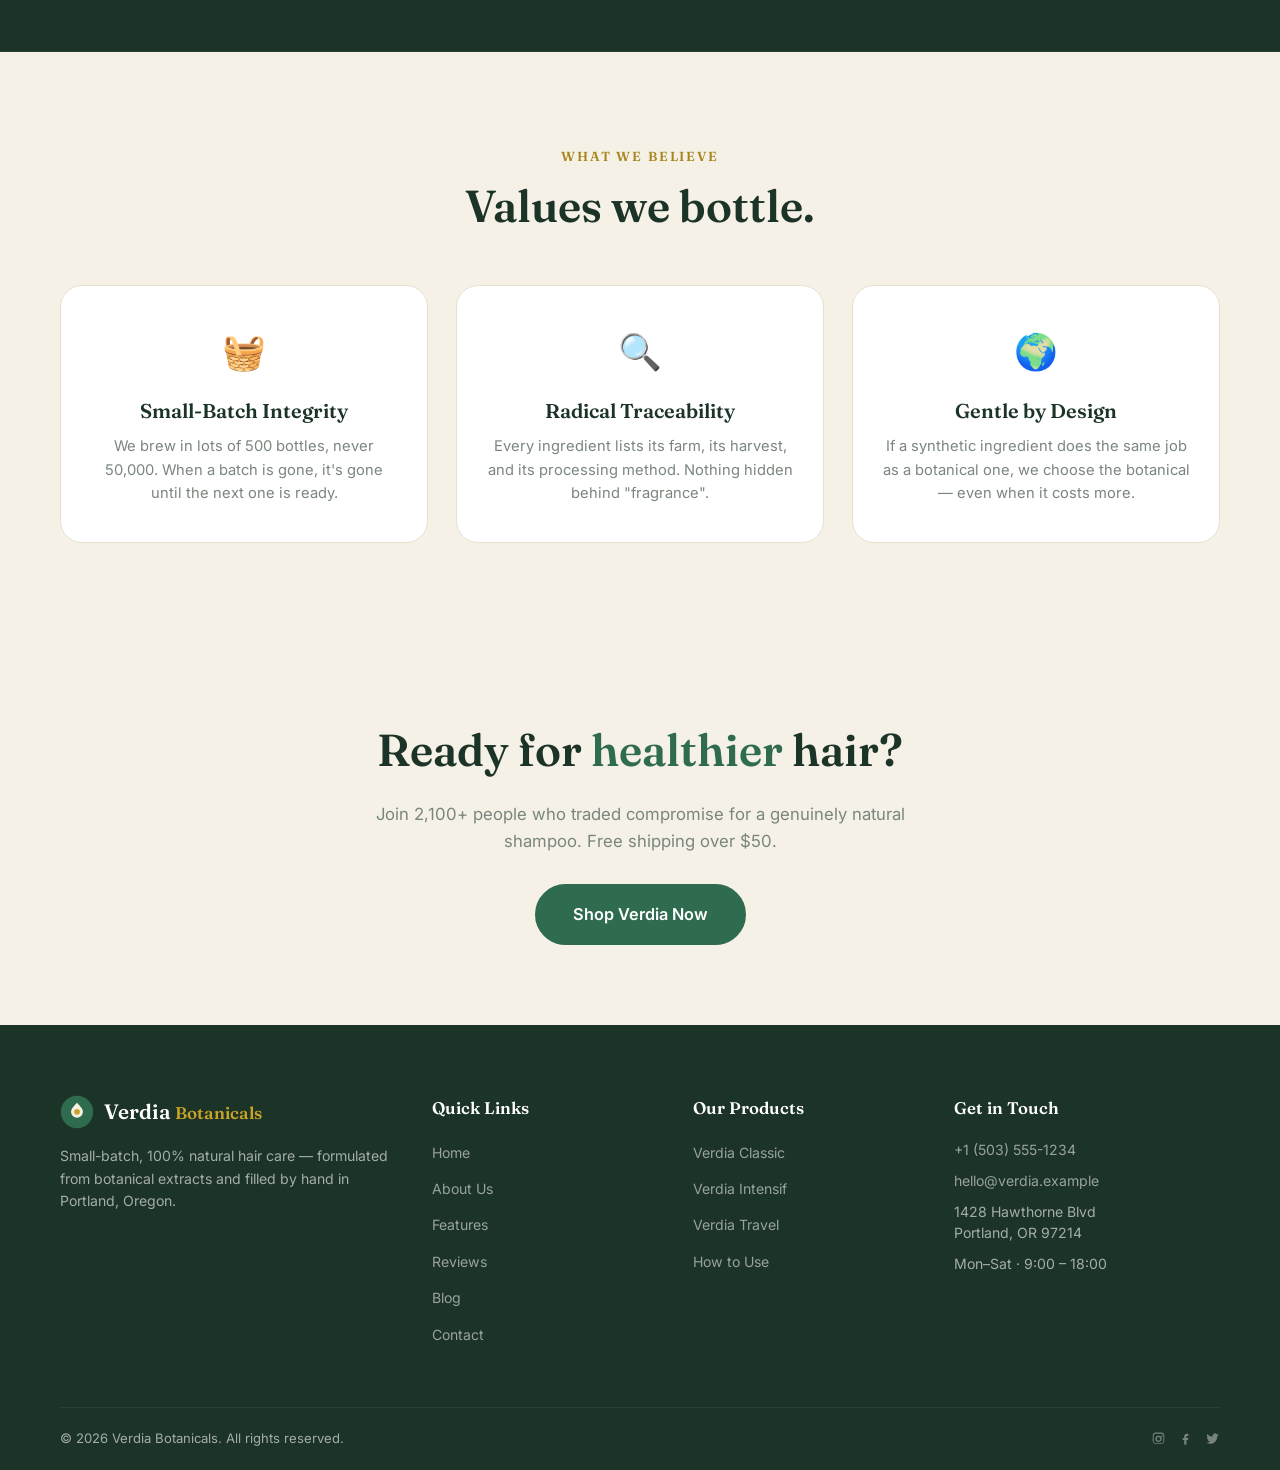
<file: about.html>
<!doctype html>
<html lang="en">
<head>
  <meta charset="utf-8">
  <meta name="viewport" content="width=device-width, initial-scale=1.0">
  <title>About Us — Verdia Botanicals</title>
  <meta name="description" content="The Verdia story — small-batch, 100% natural shampoo made in Portland from botanical extracts.">
  <link rel="icon" href="data:image/svg+xml,%3Csvg xmlns='http://www.w3.org/2000/svg' viewBox='0 0 32 32'%3E%3Ccircle cx='16' cy='16' r='15' fill='%232f6b4f'/%3E%3Cpath d='M16 9c-4 4-6 6.5-6 9.5a6 6 0 0 0 12 0c0-3-2-5.5-6-9.5z' fill='%23f6efe2'/%3E%3Ccircle cx='16' cy='18.5' r='3' fill='%23c9a227'/%3E%3C/svg%3E">
  <link rel="preconnect" href="https://fonts.googleapis.com">
  <link rel="preconnect" href="https://fonts.gstatic.com" crossorigin>
  <link href="https://fonts.googleapis.com/css2?family=Fraunces:opsz,wght@9..144,400;9..144,500;9..144,600;9..144,700&family=Inter:wght@400;500;600;700&display=swap" rel="stylesheet">
  <link rel="stylesheet" href="assets/css/style.css">
</head>
<body>
  <a class="skip-link" href="#main">Skip to main content</a>

  <div class="topbar">
    <div class="container topbar-inner">
      <span class="topbar-note">🌿 Free shipping on orders over $50 — delivered in eco packaging</span>
      <div class="topbar-social">
        <a href="#" aria-label="Instagram"><svg viewBox="0 0 24 24" width="15" height="15" fill="currentColor"><path d="M12 2.2c2.7 0 3 0 4 .1 1 0 1.6.2 2.2.4.6.2 1.1.5 1.6 1 .5.5.8 1 1 1.6.2.6.4 1.2.4 2.2.1 1 .1 1.3.1 4s0 3-.1 4c0 1-.2 1.6-.4 2.2a4.3 4.3 0 0 1-1 1.6c-.5.5-1 .8-1.6 1-.6.2-1.2.4-2.2.4-1 .1-1.3.1-4 .1s-3 0-4-.1c-1 0-1.6-.2-2.2-.4a4.3 4.3 0 0 1-1.6-1c-.5-.5-.8-1-1-1.6-.2-.6-.4-1.2-.4-2.2-.1-1-.1-1.3-.1-4s0-3 .1-4c0-1 .2-1.6.4-2.2.2-.6.5-1.1 1-1.6.5-.5 1-.8 1.6-1 .6-.2 1.2-.4 2.2-.4 1-.1 1.3-.1 4-.1zm0 2c-2.7 0-3 0-4 .1-.9 0-1.4.2-1.7.3-.4.2-.7.4-1 .7-.3.3-.5.6-.7 1-.1.3-.3.8-.3 1.7-.1 1-.1 1.3-.1 4s0 3 .1 4c0 .9.2 1.4.3 1.7.2.4.4.7.7 1 .3.3.6.5 1 .7.3.1.8.3 1.7.3 1 .1 1.3.1 4 .1s3 0 4-.1c.9 0 1.4-.2 1.7-.3.4-.2.7-.4 1-.7.3-.3.5-.6.7-1 .1-.3.3-.8.3-1.7.1-1 .1-1.3.1-4s0-3-.1-4c0-.9-.2-1.4-.3-1.7a2.3 2.3 0 0 0-.7-1 2.3 2.3 0 0 0-1-.7c-.3-.1-.8-.3-1.7-.3-1-.1-1.3-.1-4-.1zm0 3.3a5 5 0 1 1 0 10 5 5 0 0 1 0-10zm0 2a3 3 0 1 0 0 6 3 3 0 0 0 0-6zm5.2-2.4a1.2 1.2 0 1 1 0 2.4 1.2 1.2 0 0 1 0-2.4z"/></svg></a>
        <a href="#" aria-label="Facebook"><svg viewBox="0 0 24 24" width="15" height="15" fill="currentColor"><path d="M14 8h2.5V4.5H14c-2.2 0-4 1.8-4 4V11H7.5v3.5H10V22h3.5v-7.5H16l.5-3.5h-3V8.5c0-.3.2-.5.5-.5z"/></svg></a>
        <a href="#" aria-label="Twitter"><svg viewBox="0 0 24 24" width="15" height="15" fill="currentColor"><path d="M22 5.9c-.7.3-1.5.6-2.3.7.8-.5 1.5-1.3 1.8-2.3-.8.5-1.7.8-2.6 1a4 4 0 0 0-6.9 3.7A11.5 11.5 0 0 1 3.5 4.8a4 4 0 0 0 1.2 5.4c-.6 0-1.3-.2-1.8-.5v.1a4 4 0 0 0 3.2 3.9c-.6.2-1.2.2-1.8.1a4 4 0 0 0 3.7 2.8A8 8 0 0 1 2 18.6a11.4 11.4 0 0 0 6.1 1.8c7.4 0 11.4-6.1 11.4-11.4v-.5c.8-.6 1.5-1.3 2.5-2.6z"/></svg></a>
      </div>
    </div>
  </div>

  <header class="header">
    <div class="container header-inner">
      <a href="index.html" class="logo" aria-label="Verdia Botanicals home">
        <svg viewBox="0 0 40 40" width="36" height="36" aria-hidden="true"><circle cx="20" cy="20" r="19" fill="#2f6b4f"/><path d="M20 9c-4.5 4.5-7 7.4-7 10.8a7 7 0 0 0 14 0c0-3.4-2.5-6.3-7-10.8z" fill="#f6efe2"/><circle cx="20" cy="19.8" r="3.4" fill="#c9a227"/></svg>
        <span class="logo-name">Verdia <em>Botanicals</em></span>
      </a>
      <button class="nav-toggle" aria-expanded="false" aria-controls="nav-links">
        <span></span><span></span><span></span>
      </button>
      <nav class="nav-links" id="nav-links" aria-label="Primary">
        <a class="nav-link" href="index.html">Home</a>
        <a class="nav-link" href="about.html">About</a>
        <a class="nav-link" href="product.html">Products</a>
        <a class="nav-link" href="feature.html">Features</a>
        <a class="nav-link" href="how-to-use.html">How to Use</a>
        <a class="nav-link" href="testimonial.html">Reviews</a>
        <a class="nav-link" href="blog.html">Blog</a>
        <a class="nav-link" href="contact.html">Contact</a>
        <a href="product.html" class="btn btn-cta">Shop Now</a>
      </nav>
    </div>
  </header>

  <main id="main">
    <section class="page-banner">
      <div class="container">
        <h1>Our story, bottled.</h1>
        <p>From a home kitchen sink to your shower — three years, twelve formulas, one obsession.</p>
        <nav class="breadcrumb" aria-label="Breadcrumb">
          <a href="index.html">Home</a><span class="sep">/</span><span class="current">About</span>
        </nav>
      </div>
    </section>

    <section class="section">
      <div class="container">
        <div class="split">
          <div class="split-copy reveal">
            <p class="eyebrow">Healthy hair is our symbol</p>
            <h2 class="section-title">From kitchen sink to cult following.</h2>
            <p>Verdia began in 2023 with one stubborn question: why does "natural" shampoo have to feel like a compromise? Our founder, a biochemist allergic to half the drugstore shelf, started blending botanical bases at her kitchen table.</p>
            <p>Twelve rejected formulas later — too runny, too oily, didn't lather, wouldn't smell right — number thirteen earned a cult following among friends, then their salons, then strangers who read about it online. We still make it exactly that way: in small batches, by hand, with ingredients we could name on sight.</p>
            <ul class="check-list">
              <li>Formulated and bottled in Portland, Oregon</li>
              <li>70% certified organic, the rest fully traceable</li>
              <li>Never tested on animals — ever</li>
              <li>Recyclable amber bottles, compostable labels</li>
            </ul>
            <div class="split-actions">
              <a href="feature.html" class="btn btn-primary">Explore the Formula</a>
              <a href="testimonial.html" class="btn btn-link">Read the reviews →</a>
            </div>
          </div>
          <div class="split-media reveal">
            <img src="assets/img/shampoo-2.png" alt="Verdia travel-size shampoo bottle" loading="lazy">
            <span class="exp-badge"><strong>100%</strong><span>Natural<br>ingredients</span></span>
          </div>
        </div>
      </div>
    </section>

    <section class="section section-dark">
      <div class="container">
        <div class="section-head light reveal">
          <p class="eyebrow">By the numbers</p>
          <h2 class="section-title">Small brand, real results.</h2>
        </div>
        <div class="stat-band">
          <div class="stat-card reveal"><strong>12</strong><span>Botanical extracts</span></div>
          <div class="stat-card reveal"><strong>70%</strong><span>Organic ingredients</span></div>
          <div class="stat-card reveal"><strong>3</strong><span>Years of formulation</span></div>
          <div class="stat-card reveal"><strong>2,100+</strong><span>Happy scalps</span></div>
        </div>
      </div>
    </section>

    <section class="section section-alt">
      <div class="container">
        <div class="section-head reveal">
          <p class="eyebrow">What we believe</p>
          <h2 class="section-title">Values we bottle.</h2>
        </div>
        <div class="value-grid">
          <div class="value-card reveal"><span class="value-icon">🧺</span><h3>Small-Batch Integrity</h3><p>We brew in lots of 500 bottles, never 50,000. When a batch is gone, it's gone until the next one is ready.</p></div>
          <div class="value-card reveal"><span class="value-icon">🔍</span><h3>Radical Traceability</h3><p>Every ingredient lists its farm, its harvest, and its processing method. Nothing hidden behind "fragrance".</p></div>
          <div class="value-card reveal"><span class="value-icon">🌍</span><h3>Gentle by Design</h3><p>If a synthetic ingredient does the same job as a botanical one, we choose the botanical — even when it costs more.</p></div>
        </div>
      </div>
    </section>
    <section class="cta-section">
      <div class="container cta-inner reveal">
        <h2>Ready for <em>healthier</em> hair?</h2>
        <p>Join 2,100+ people who traded compromise for a genuinely natural shampoo. Free shipping over $50.</p>
        <a href="product.html" class="btn btn-primary btn-lg">Shop Verdia Now</a>
      </div>
    </section>

  </main>
<footer class="footer">
    <div class="container">
      <div class="footer-grid">
        <div class="footer-brand">
          <a href="index.html" class="logo logo-light" aria-label="Verdia Botanicals home">
            <svg viewBox="0 0 40 40" width="34" height="34" aria-hidden="true"><circle cx="20" cy="20" r="19" fill="#2f6b4f"/><path d="M20 9c-4.5 4.5-7 7.4-7 10.8a7 7 0 0 0 14 0c0-3.4-2.5-6.3-7-10.8z" fill="#f6efe2"/><circle cx="20" cy="19.8" r="3.4" fill="#c9a227"/></svg>
            <span class="logo-name">Verdia <em>Botanicals</em></span>
          </a>
          <p>Small-batch, 100% natural hair care — formulated from botanical extracts and filled by hand in Portland, Oregon.</p>
        </div>
        <div class="footer-col">
          <h4>Quick Links</h4>
          <ul>
            <li><a href="index.html">Home</a></li>
            <li><a href="about.html">About Us</a></li>
            <li><a href="feature.html">Features</a></li>
            <li><a href="testimonial.html">Reviews</a></li>
            <li><a href="blog.html">Blog</a></li>
            <li><a href="contact.html">Contact</a></li>
          </ul>
        </div>
        <div class="footer-col">
          <h4>Our Products</h4>
          <ul>
            <li><a href="product.html">Verdia Classic</a></li>
            <li><a href="product.html">Verdia Intensif</a></li>
            <li><a href="product.html">Verdia Travel</a></li>
            <li><a href="how-to-use.html">How to Use</a></li>
          </ul>
        </div>
        <div class="footer-col footer-contact">
          <h4>Get in Touch</h4>
          <ul>
            <li><a href="tel:+15035551234">+1 (503) 555-1234</a></li>
            <li><a href="mailto:hello@verdia.example">hello@verdia.example</a></li>
            <li>1428 Hawthorne Blvd<br>Portland, OR 97214</li>
            <li>Mon–Sat · 9:00 – 18:00</li>
          </ul>
        </div>
      </div>
      <div class="footer-bottom">
        <p>© <span data-year>2026</span> Verdia Botanicals. All rights reserved.</p>
        <div class="footer-social">
          <a href="#" aria-label="Instagram"><svg viewBox="0 0 24 24" width="15" height="15" fill="currentColor"><path d="M12 2.2c2.7 0 3 0 4 .1 1 0 1.6.2 2.2.4.6.2 1.1.5 1.6 1 .5.5.8 1 1 1.6.2.6.4 1.2.4 2.2.1 1 .1 1.3.1 4s0 3-.1 4c0 1-.2 1.6-.4 2.2a4.3 4.3 0 0 1-1 1.6c-.5.5-1 .8-1.6 1-.6.2-1.2.4-2.2.4-1 .1-1.3.1-4 .1s-3 0-4-.1c-1 0-1.6-.2-2.2-.4a4.3 4.3 0 0 1-1.6-1c-.5-.5-.8-1-1-1.6-.2-.6-.4-1.2-.4-2.2-.1-1-.1-1.3-.1-4s0-3 .1-4c0-1 .2-1.6.4-2.2.2-.6.5-1.1 1-1.6.5-.5 1-.8 1.6-1 .6-.2 1.2-.4 2.2-.4 1-.1 1.3-.1 4-.1zm0 2c-2.7 0-3 0-4 .1-.9 0-1.4.2-1.7.3-.4.2-.7.4-1 .7-.3.3-.5.6-.7 1-.1.3-.3.8-.3 1.7-.1 1-.1 1.3-.1 4s0 3 .1 4c0 .9.2 1.4.3 1.7.2.4.4.7.7 1 .3.3.6.5 1 .7.3.1.8.3 1.7.3 1 .1 1.3.1 4 .1s3 0 4-.1c.9 0 1.4-.2 1.7-.3.4-.2.7-.4 1-.7.3-.3.5-.6.7-1 .1-.3.3-.8.3-1.7.1-1 .1-1.3.1-4s0-3-.1-4c0-.9-.2-1.4-.3-1.7a2.3 2.3 0 0 0-.7-1 2.3 2.3 0 0 0-1-.7c-.3-.1-.8-.3-1.7-.3-1-.1-1.3-.1-4-.1zm0 3.3a5 5 0 1 1 0 10 5 5 0 0 1 0-10zm0 2a3 3 0 1 0 0 6 3 3 0 0 0 0-6zm5.2-2.4a1.2 1.2 0 1 1 0 2.4 1.2 1.2 0 0 1 0-2.4z"/></svg></a>
          <a href="#" aria-label="Facebook"><svg viewBox="0 0 24 24" width="15" height="15" fill="currentColor"><path d="M14 8h2.5V4.5H14c-2.2 0-4 1.8-4 4V11H7.5v3.5H10V22h3.5v-7.5H16l.5-3.5h-3V8.5c0-.3.2-.5.5-.5z"/></svg></a>
          <a href="#" aria-label="Twitter"><svg viewBox="0 0 24 24" width="15" height="15" fill="currentColor"><path d="M22 5.9c-.7.3-1.5.6-2.3.7.8-.5 1.5-1.3 1.8-2.3-.8.5-1.7.8-2.6 1a4 4 0 0 0-6.9 3.7A11.5 11.5 0 0 1 3.5 4.8a4 4 0 0 0 1.2 5.4c-.6 0-1.3-.2-1.8-.5v.1a4 4 0 0 0 3.2 3.9c-.6.2-1.2.2-1.8.1a4 4 0 0 0 3.7 2.8A8 8 0 0 1 2 18.6a11.4 11.4 0 0 0 6.1 1.8c7.4 0 11.4-6.1 11.4-11.4v-.5c.8-.6 1.5-1.3 2.5-2.6z"/></svg></a>
        </div>
      </div>
    </div>
  </footer>

  <button class="back-to-top" aria-label="Back to top">↑</button>
  <script src="assets/js/main.js"></script>
</body>
</html>
</file>
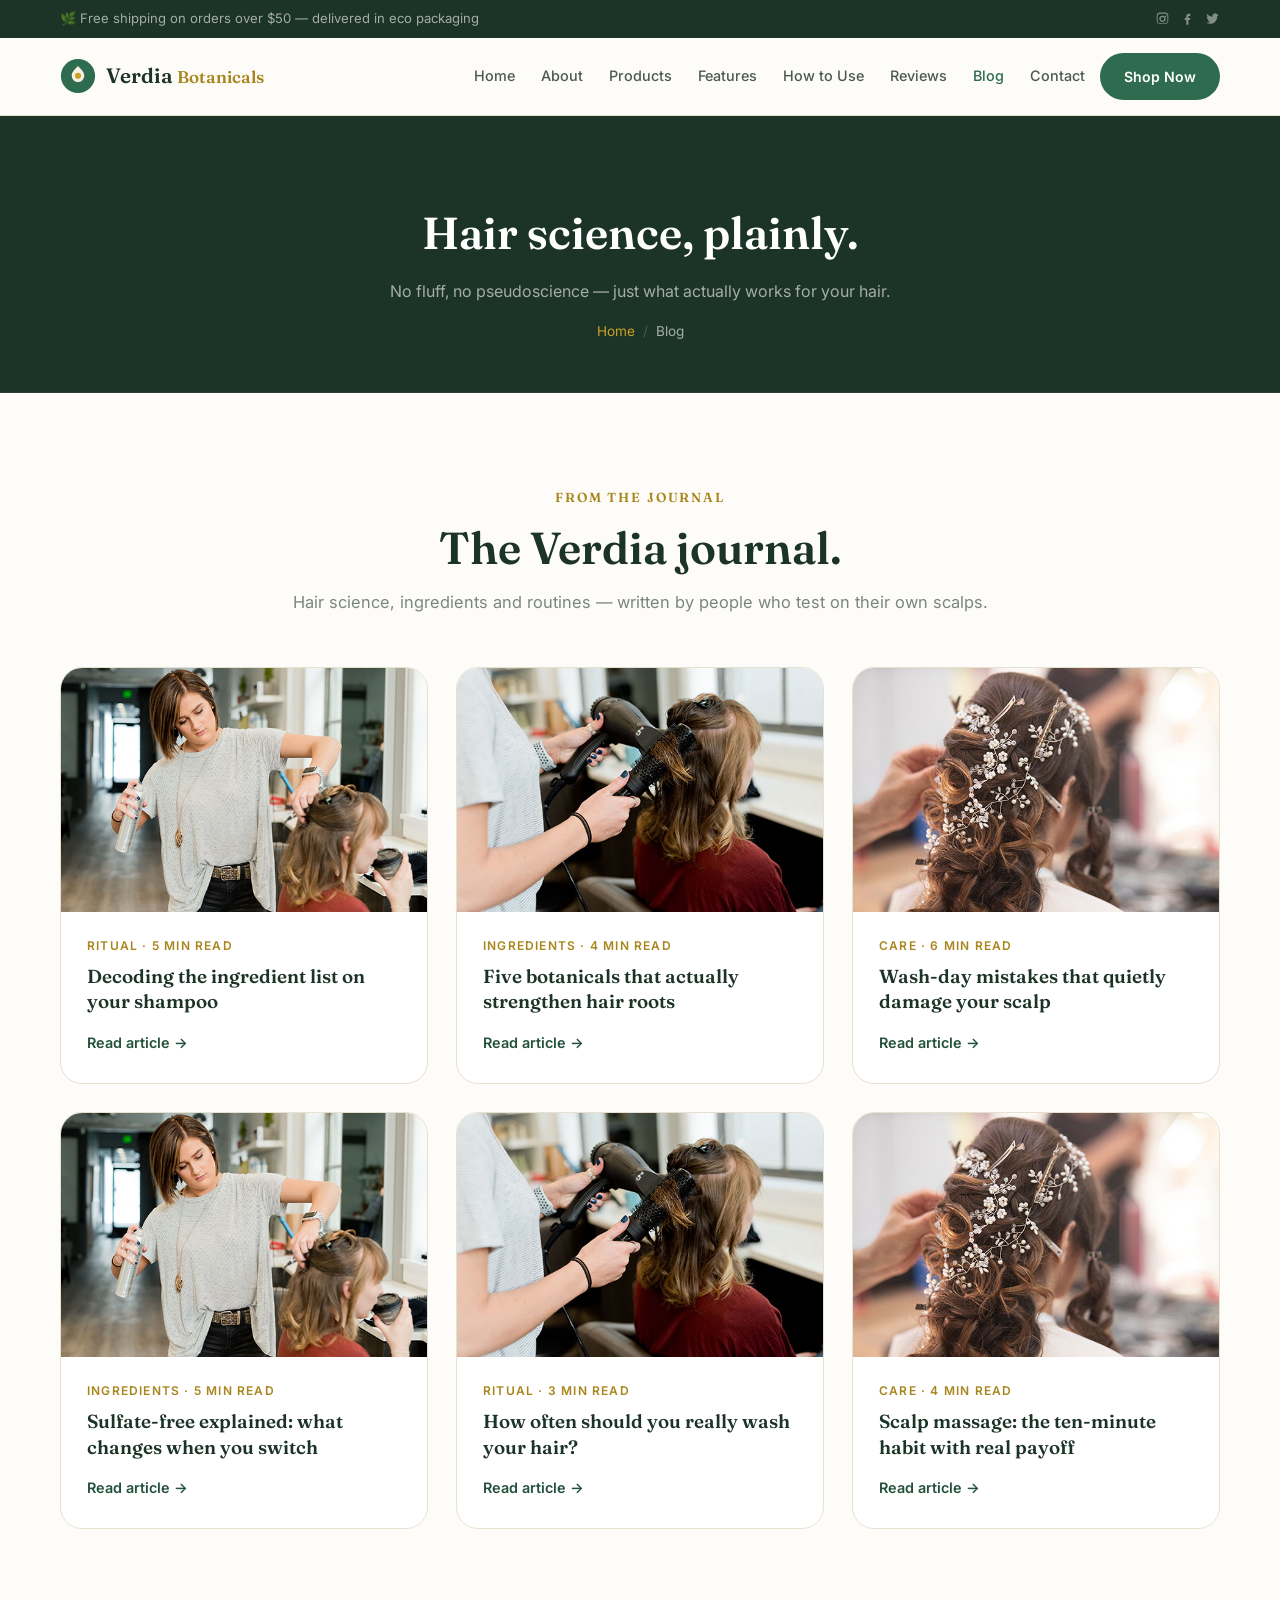
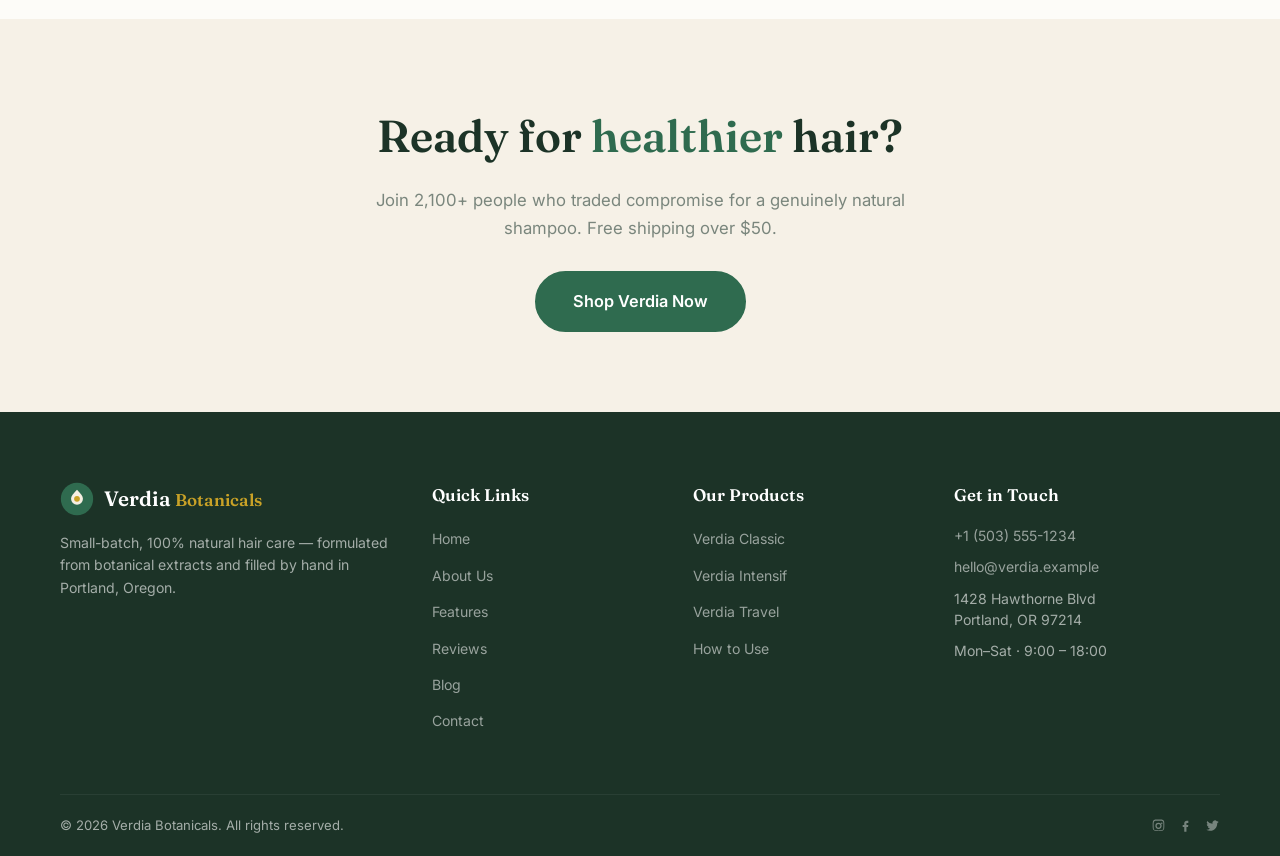
<file: blog.html>
<!doctype html>
<html lang="en">
<head>
  <meta charset="utf-8">
  <meta name="viewport" content="width=device-width, initial-scale=1.0">
  <title>Blog — Verdia Botanicals</title>
  <meta name="description" content="The Verdia journal — hair science, ingredient breakdowns and wash-day routines, written plainly.">
  <link rel="icon" href="data:image/svg+xml,%3Csvg xmlns='http://www.w3.org/2000/svg' viewBox='0 0 32 32'%3E%3Ccircle cx='16' cy='16' r='15' fill='%232f6b4f'/%3E%3Cpath d='M16 9c-4 4-6 6.5-6 9.5a6 6 0 0 0 12 0c0-3-2-5.5-6-9.5z' fill='%23f6efe2'/%3E%3Ccircle cx='16' cy='18.5' r='3' fill='%23c9a227'/%3E%3C/svg%3E">
  <link rel="preconnect" href="https://fonts.googleapis.com">
  <link rel="preconnect" href="https://fonts.gstatic.com" crossorigin>
  <link href="https://fonts.googleapis.com/css2?family=Fraunces:opsz,wght@9..144,400;9..144,500;9..144,600;9..144,700&family=Inter:wght@400;500;600;700&display=swap" rel="stylesheet">
  <link rel="stylesheet" href="assets/css/style.css">
</head>
<body>
  <a class="skip-link" href="#main">Skip to main content</a>

  <div class="topbar">
    <div class="container topbar-inner">
      <span class="topbar-note">🌿 Free shipping on orders over $50 — delivered in eco packaging</span>
      <div class="topbar-social">
        <a href="#" aria-label="Instagram"><svg viewBox="0 0 24 24" width="15" height="15" fill="currentColor"><path d="M12 2.2c2.7 0 3 0 4 .1 1 0 1.6.2 2.2.4.6.2 1.1.5 1.6 1 .5.5.8 1 1 1.6.2.6.4 1.2.4 2.2.1 1 .1 1.3.1 4s0 3-.1 4c0 1-.2 1.6-.4 2.2a4.3 4.3 0 0 1-1 1.6c-.5.5-1 .8-1.6 1-.6.2-1.2.4-2.2.4-1 .1-1.3.1-4 .1s-3 0-4-.1c-1 0-1.6-.2-2.2-.4a4.3 4.3 0 0 1-1.6-1c-.5-.5-.8-1-1-1.6-.2-.6-.4-1.2-.4-2.2-.1-1-.1-1.3-.1-4s0-3 .1-4c0-1 .2-1.6.4-2.2.2-.6.5-1.1 1-1.6.5-.5 1-.8 1.6-1 .6-.2 1.2-.4 2.2-.4 1-.1 1.3-.1 4-.1zm0 2c-2.7 0-3 0-4 .1-.9 0-1.4.2-1.7.3-.4.2-.7.4-1 .7-.3.3-.5.6-.7 1-.1.3-.3.8-.3 1.7-.1 1-.1 1.3-.1 4s0 3 .1 4c0 .9.2 1.4.3 1.7.2.4.4.7.7 1 .3.3.6.5 1 .7.3.1.8.3 1.7.3 1 .1 1.3.1 4 .1s3 0 4-.1c.9 0 1.4-.2 1.7-.3.4-.2.7-.4 1-.7.3-.3.5-.6.7-1 .1-.3.3-.8.3-1.7.1-1 .1-1.3.1-4s0-3-.1-4c0-.9-.2-1.4-.3-1.7a2.3 2.3 0 0 0-.7-1 2.3 2.3 0 0 0-1-.7c-.3-.1-.8-.3-1.7-.3-1-.1-1.3-.1-4-.1zm0 3.3a5 5 0 1 1 0 10 5 5 0 0 1 0-10zm0 2a3 3 0 1 0 0 6 3 3 0 0 0 0-6zm5.2-2.4a1.2 1.2 0 1 1 0 2.4 1.2 1.2 0 0 1 0-2.4z"/></svg></a>
        <a href="#" aria-label="Facebook"><svg viewBox="0 0 24 24" width="15" height="15" fill="currentColor"><path d="M14 8h2.5V4.5H14c-2.2 0-4 1.8-4 4V11H7.5v3.5H10V22h3.5v-7.5H16l.5-3.5h-3V8.5c0-.3.2-.5.5-.5z"/></svg></a>
        <a href="#" aria-label="Twitter"><svg viewBox="0 0 24 24" width="15" height="15" fill="currentColor"><path d="M22 5.9c-.7.3-1.5.6-2.3.7.8-.5 1.5-1.3 1.8-2.3-.8.5-1.7.8-2.6 1a4 4 0 0 0-6.9 3.7A11.5 11.5 0 0 1 3.5 4.8a4 4 0 0 0 1.2 5.4c-.6 0-1.3-.2-1.8-.5v.1a4 4 0 0 0 3.2 3.9c-.6.2-1.2.2-1.8.1a4 4 0 0 0 3.7 2.8A8 8 0 0 1 2 18.6a11.4 11.4 0 0 0 6.1 1.8c7.4 0 11.4-6.1 11.4-11.4v-.5c.8-.6 1.5-1.3 2.5-2.6z"/></svg></a>
      </div>
    </div>
  </div>

  <header class="header">
    <div class="container header-inner">
      <a href="index.html" class="logo" aria-label="Verdia Botanicals home">
        <svg viewBox="0 0 40 40" width="36" height="36" aria-hidden="true"><circle cx="20" cy="20" r="19" fill="#2f6b4f"/><path d="M20 9c-4.5 4.5-7 7.4-7 10.8a7 7 0 0 0 14 0c0-3.4-2.5-6.3-7-10.8z" fill="#f6efe2"/><circle cx="20" cy="19.8" r="3.4" fill="#c9a227"/></svg>
        <span class="logo-name">Verdia <em>Botanicals</em></span>
      </a>
      <button class="nav-toggle" aria-expanded="false" aria-controls="nav-links">
        <span></span><span></span><span></span>
      </button>
      <nav class="nav-links" id="nav-links" aria-label="Primary">
        <a class="nav-link" href="index.html">Home</a>
        <a class="nav-link" href="about.html">About</a>
        <a class="nav-link" href="product.html">Products</a>
        <a class="nav-link" href="feature.html">Features</a>
        <a class="nav-link" href="how-to-use.html">How to Use</a>
        <a class="nav-link" href="testimonial.html">Reviews</a>
        <a class="nav-link" href="blog.html">Blog</a>
        <a class="nav-link" href="contact.html">Contact</a>
        <a href="product.html" class="btn btn-cta">Shop Now</a>
      </nav>
    </div>
  </header>

  <main id="main">
    <section class="page-banner">
      <div class="container">
        <h1>Hair science, plainly.</h1>
        <p>No fluff, no pseudoscience — just what actually works for your hair.</p>
        <nav class="breadcrumb" aria-label="Breadcrumb">
          <a href="index.html">Home</a><span class="sep">/</span><span class="current">Blog</span>
        </nav>
      </div>
    </section>

    <section class="section">
      <div class="container">
        <div class="section-head reveal">
          <p class="eyebrow">From the journal</p>
          <h2 class="section-title">The Verdia journal.</h2>
          <p class="section-sub">Hair science, ingredients and routines — written by people who test on their own scalps.</p>
        </div>
        <div class="blog-list">
          <article class="post-card reveal">
            <a href="blog.html"><img src="assets/img/blog-1.jpg" alt="Illustration for article on Decoding the ingredient list on your shampoo" loading="lazy"></a>
            <div class="post-body">
              <span class="post-meta">Ritual · 5 min read</span>
              <h3><a href="blog.html">Decoding the ingredient list on your shampoo</a></h3>
              <a class="service-link" href="blog.html">Read article →</a>
            </div>
          </article>
          <article class="post-card reveal">
            <a href="blog.html"><img src="assets/img/blog-2.jpg" alt="Illustration for article on Five botanicals that actually strengthen hair roots" loading="lazy"></a>
            <div class="post-body">
              <span class="post-meta">Ingredients · 4 min read</span>
              <h3><a href="blog.html">Five botanicals that actually strengthen hair roots</a></h3>
              <a class="service-link" href="blog.html">Read article →</a>
            </div>
          </article>
          <article class="post-card reveal">
            <a href="blog.html"><img src="assets/img/blog-3.jpg" alt="Illustration for article on Wash-day mistakes that quietly damage your scalp" loading="lazy"></a>
            <div class="post-body">
              <span class="post-meta">Care · 6 min read</span>
              <h3><a href="blog.html">Wash-day mistakes that quietly damage your scalp</a></h3>
              <a class="service-link" href="blog.html">Read article →</a>
            </div>
          </article>
          <article class="post-card reveal">
            <a href="blog.html"><img src="assets/img/blog-1.jpg" alt="Illustration for article on Sulfate-free explained: what changes when you switch" loading="lazy"></a>
            <div class="post-body">
              <span class="post-meta">Ingredients · 5 min read</span>
              <h3><a href="blog.html">Sulfate-free explained: what changes when you switch</a></h3>
              <a class="service-link" href="blog.html">Read article →</a>
            </div>
          </article>
          <article class="post-card reveal">
            <a href="blog.html"><img src="assets/img/blog-2.jpg" alt="Illustration for article on How often should you really wash your hair?" loading="lazy"></a>
            <div class="post-body">
              <span class="post-meta">Ritual · 3 min read</span>
              <h3><a href="blog.html">How often should you really wash your hair?</a></h3>
              <a class="service-link" href="blog.html">Read article →</a>
            </div>
          </article>
          <article class="post-card reveal">
            <a href="blog.html"><img src="assets/img/blog-3.jpg" alt="Illustration for article on Scalp massage: the ten-minute habit with real payoff" loading="lazy"></a>
            <div class="post-body">
              <span class="post-meta">Care · 4 min read</span>
              <h3><a href="blog.html">Scalp massage: the ten-minute habit with real payoff</a></h3>
              <a class="service-link" href="blog.html">Read article →</a>
            </div>
          </article>
        </div>
      </div>
    </section>
    <section class="cta-section">
      <div class="container cta-inner reveal">
        <h2>Ready for <em>healthier</em> hair?</h2>
        <p>Join 2,100+ people who traded compromise for a genuinely natural shampoo. Free shipping over $50.</p>
        <a href="product.html" class="btn btn-primary btn-lg">Shop Verdia Now</a>
      </div>
    </section>

  </main>
<footer class="footer">
    <div class="container">
      <div class="footer-grid">
        <div class="footer-brand">
          <a href="index.html" class="logo logo-light" aria-label="Verdia Botanicals home">
            <svg viewBox="0 0 40 40" width="34" height="34" aria-hidden="true"><circle cx="20" cy="20" r="19" fill="#2f6b4f"/><path d="M20 9c-4.5 4.5-7 7.4-7 10.8a7 7 0 0 0 14 0c0-3.4-2.5-6.3-7-10.8z" fill="#f6efe2"/><circle cx="20" cy="19.8" r="3.4" fill="#c9a227"/></svg>
            <span class="logo-name">Verdia <em>Botanicals</em></span>
          </a>
          <p>Small-batch, 100% natural hair care — formulated from botanical extracts and filled by hand in Portland, Oregon.</p>
        </div>
        <div class="footer-col">
          <h4>Quick Links</h4>
          <ul>
            <li><a href="index.html">Home</a></li>
            <li><a href="about.html">About Us</a></li>
            <li><a href="feature.html">Features</a></li>
            <li><a href="testimonial.html">Reviews</a></li>
            <li><a href="blog.html">Blog</a></li>
            <li><a href="contact.html">Contact</a></li>
          </ul>
        </div>
        <div class="footer-col">
          <h4>Our Products</h4>
          <ul>
            <li><a href="product.html">Verdia Classic</a></li>
            <li><a href="product.html">Verdia Intensif</a></li>
            <li><a href="product.html">Verdia Travel</a></li>
            <li><a href="how-to-use.html">How to Use</a></li>
          </ul>
        </div>
        <div class="footer-col footer-contact">
          <h4>Get in Touch</h4>
          <ul>
            <li><a href="tel:+15035551234">+1 (503) 555-1234</a></li>
            <li><a href="mailto:hello@verdia.example">hello@verdia.example</a></li>
            <li>1428 Hawthorne Blvd<br>Portland, OR 97214</li>
            <li>Mon–Sat · 9:00 – 18:00</li>
          </ul>
        </div>
      </div>
      <div class="footer-bottom">
        <p>© <span data-year>2026</span> Verdia Botanicals. All rights reserved.</p>
        <div class="footer-social">
          <a href="#" aria-label="Instagram"><svg viewBox="0 0 24 24" width="15" height="15" fill="currentColor"><path d="M12 2.2c2.7 0 3 0 4 .1 1 0 1.6.2 2.2.4.6.2 1.1.5 1.6 1 .5.5.8 1 1 1.6.2.6.4 1.2.4 2.2.1 1 .1 1.3.1 4s0 3-.1 4c0 1-.2 1.6-.4 2.2a4.3 4.3 0 0 1-1 1.6c-.5.5-1 .8-1.6 1-.6.2-1.2.4-2.2.4-1 .1-1.3.1-4 .1s-3 0-4-.1c-1 0-1.6-.2-2.2-.4a4.3 4.3 0 0 1-1.6-1c-.5-.5-.8-1-1-1.6-.2-.6-.4-1.2-.4-2.2-.1-1-.1-1.3-.1-4s0-3 .1-4c0-1 .2-1.6.4-2.2.2-.6.5-1.1 1-1.6.5-.5 1-.8 1.6-1 .6-.2 1.2-.4 2.2-.4 1-.1 1.3-.1 4-.1zm0 2c-2.7 0-3 0-4 .1-.9 0-1.4.2-1.7.3-.4.2-.7.4-1 .7-.3.3-.5.6-.7 1-.1.3-.3.8-.3 1.7-.1 1-.1 1.3-.1 4s0 3 .1 4c0 .9.2 1.4.3 1.7.2.4.4.7.7 1 .3.3.6.5 1 .7.3.1.8.3 1.7.3 1 .1 1.3.1 4 .1s3 0 4-.1c.9 0 1.4-.2 1.7-.3.4-.2.7-.4 1-.7.3-.3.5-.6.7-1 .1-.3.3-.8.3-1.7.1-1 .1-1.3.1-4s0-3-.1-4c0-.9-.2-1.4-.3-1.7a2.3 2.3 0 0 0-.7-1 2.3 2.3 0 0 0-1-.7c-.3-.1-.8-.3-1.7-.3-1-.1-1.3-.1-4-.1zm0 3.3a5 5 0 1 1 0 10 5 5 0 0 1 0-10zm0 2a3 3 0 1 0 0 6 3 3 0 0 0 0-6zm5.2-2.4a1.2 1.2 0 1 1 0 2.4 1.2 1.2 0 0 1 0-2.4z"/></svg></a>
          <a href="#" aria-label="Facebook"><svg viewBox="0 0 24 24" width="15" height="15" fill="currentColor"><path d="M14 8h2.5V4.5H14c-2.2 0-4 1.8-4 4V11H7.5v3.5H10V22h3.5v-7.5H16l.5-3.5h-3V8.5c0-.3.2-.5.5-.5z"/></svg></a>
          <a href="#" aria-label="Twitter"><svg viewBox="0 0 24 24" width="15" height="15" fill="currentColor"><path d="M22 5.9c-.7.3-1.5.6-2.3.7.8-.5 1.5-1.3 1.8-2.3-.8.5-1.7.8-2.6 1a4 4 0 0 0-6.9 3.7A11.5 11.5 0 0 1 3.5 4.8a4 4 0 0 0 1.2 5.4c-.6 0-1.3-.2-1.8-.5v.1a4 4 0 0 0 3.2 3.9c-.6.2-1.2.2-1.8.1a4 4 0 0 0 3.7 2.8A8 8 0 0 1 2 18.6a11.4 11.4 0 0 0 6.1 1.8c7.4 0 11.4-6.1 11.4-11.4v-.5c.8-.6 1.5-1.3 2.5-2.6z"/></svg></a>
        </div>
      </div>
    </div>
  </footer>

  <button class="back-to-top" aria-label="Back to top">↑</button>
  <script src="assets/js/main.js"></script>
</body>
</html>
</file>
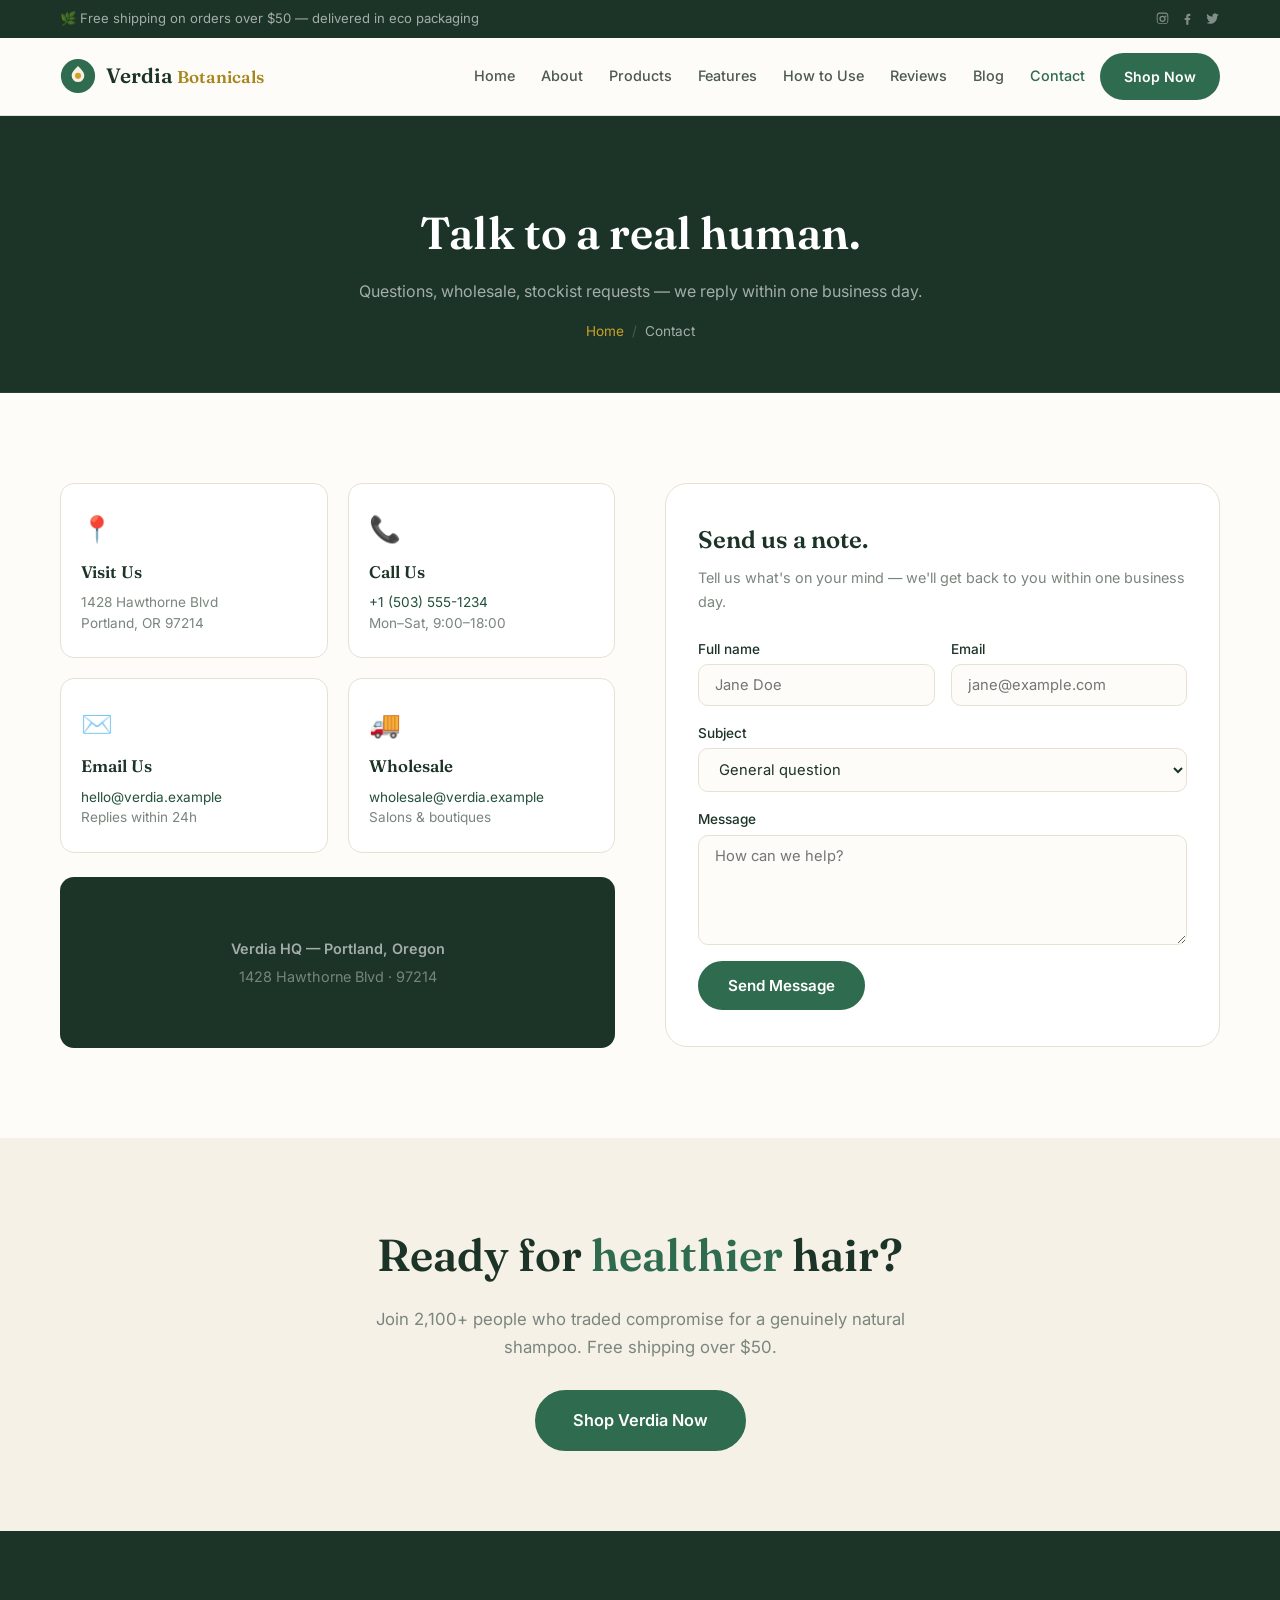
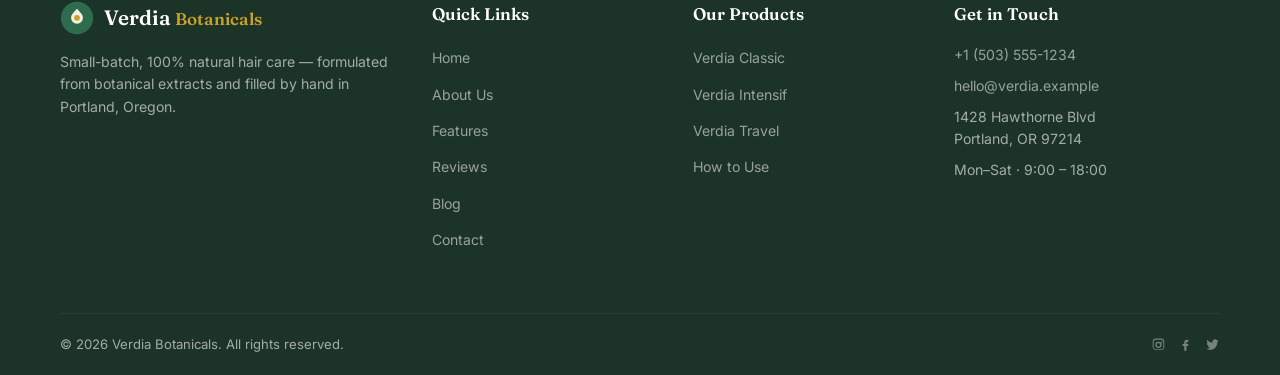
<file: contact.html>
<!doctype html>
<html lang="en">
<head>
  <meta charset="utf-8">
  <meta name="viewport" content="width=device-width, initial-scale=1.0">
  <title>Contact — Verdia Botanicals</title>
  <meta name="description" content="Contact Verdia Botanicals in Portland, Oregon — order help, wholesale and stockist requests, answered within one business day.">
  <link rel="icon" href="data:image/svg+xml,%3Csvg xmlns='http://www.w3.org/2000/svg' viewBox='0 0 32 32'%3E%3Ccircle cx='16' cy='16' r='15' fill='%232f6b4f'/%3E%3Cpath d='M16 9c-4 4-6 6.5-6 9.5a6 6 0 0 0 12 0c0-3-2-5.5-6-9.5z' fill='%23f6efe2'/%3E%3Ccircle cx='16' cy='18.5' r='3' fill='%23c9a227'/%3E%3C/svg%3E">
  <link rel="preconnect" href="https://fonts.googleapis.com">
  <link rel="preconnect" href="https://fonts.gstatic.com" crossorigin>
  <link href="https://fonts.googleapis.com/css2?family=Fraunces:opsz,wght@9..144,400;9..144,500;9..144,600;9..144,700&family=Inter:wght@400;500;600;700&display=swap" rel="stylesheet">
  <link rel="stylesheet" href="assets/css/style.css">
</head>
<body>
  <a class="skip-link" href="#main">Skip to main content</a>

  <div class="topbar">
    <div class="container topbar-inner">
      <span class="topbar-note">🌿 Free shipping on orders over $50 — delivered in eco packaging</span>
      <div class="topbar-social">
        <a href="#" aria-label="Instagram"><svg viewBox="0 0 24 24" width="15" height="15" fill="currentColor"><path d="M12 2.2c2.7 0 3 0 4 .1 1 0 1.6.2 2.2.4.6.2 1.1.5 1.6 1 .5.5.8 1 1 1.6.2.6.4 1.2.4 2.2.1 1 .1 1.3.1 4s0 3-.1 4c0 1-.2 1.6-.4 2.2a4.3 4.3 0 0 1-1 1.6c-.5.5-1 .8-1.6 1-.6.2-1.2.4-2.2.4-1 .1-1.3.1-4 .1s-3 0-4-.1c-1 0-1.6-.2-2.2-.4a4.3 4.3 0 0 1-1.6-1c-.5-.5-.8-1-1-1.6-.2-.6-.4-1.2-.4-2.2-.1-1-.1-1.3-.1-4s0-3 .1-4c0-1 .2-1.6.4-2.2.2-.6.5-1.1 1-1.6.5-.5 1-.8 1.6-1 .6-.2 1.2-.4 2.2-.4 1-.1 1.3-.1 4-.1zm0 2c-2.7 0-3 0-4 .1-.9 0-1.4.2-1.7.3-.4.2-.7.4-1 .7-.3.3-.5.6-.7 1-.1.3-.3.8-.3 1.7-.1 1-.1 1.3-.1 4s0 3 .1 4c0 .9.2 1.4.3 1.7.2.4.4.7.7 1 .3.3.6.5 1 .7.3.1.8.3 1.7.3 1 .1 1.3.1 4 .1s3 0 4-.1c.9 0 1.4-.2 1.7-.3.4-.2.7-.4 1-.7.3-.3.5-.6.7-1 .1-.3.3-.8.3-1.7.1-1 .1-1.3.1-4s0-3-.1-4c0-.9-.2-1.4-.3-1.7a2.3 2.3 0 0 0-.7-1 2.3 2.3 0 0 0-1-.7c-.3-.1-.8-.3-1.7-.3-1-.1-1.3-.1-4-.1zm0 3.3a5 5 0 1 1 0 10 5 5 0 0 1 0-10zm0 2a3 3 0 1 0 0 6 3 3 0 0 0 0-6zm5.2-2.4a1.2 1.2 0 1 1 0 2.4 1.2 1.2 0 0 1 0-2.4z"/></svg></a>
        <a href="#" aria-label="Facebook"><svg viewBox="0 0 24 24" width="15" height="15" fill="currentColor"><path d="M14 8h2.5V4.5H14c-2.2 0-4 1.8-4 4V11H7.5v3.5H10V22h3.5v-7.5H16l.5-3.5h-3V8.5c0-.3.2-.5.5-.5z"/></svg></a>
        <a href="#" aria-label="Twitter"><svg viewBox="0 0 24 24" width="15" height="15" fill="currentColor"><path d="M22 5.9c-.7.3-1.5.6-2.3.7.8-.5 1.5-1.3 1.8-2.3-.8.5-1.7.8-2.6 1a4 4 0 0 0-6.9 3.7A11.5 11.5 0 0 1 3.5 4.8a4 4 0 0 0 1.2 5.4c-.6 0-1.3-.2-1.8-.5v.1a4 4 0 0 0 3.2 3.9c-.6.2-1.2.2-1.8.1a4 4 0 0 0 3.7 2.8A8 8 0 0 1 2 18.6a11.4 11.4 0 0 0 6.1 1.8c7.4 0 11.4-6.1 11.4-11.4v-.5c.8-.6 1.5-1.3 2.5-2.6z"/></svg></a>
      </div>
    </div>
  </div>

  <header class="header">
    <div class="container header-inner">
      <a href="index.html" class="logo" aria-label="Verdia Botanicals home">
        <svg viewBox="0 0 40 40" width="36" height="36" aria-hidden="true"><circle cx="20" cy="20" r="19" fill="#2f6b4f"/><path d="M20 9c-4.5 4.5-7 7.4-7 10.8a7 7 0 0 0 14 0c0-3.4-2.5-6.3-7-10.8z" fill="#f6efe2"/><circle cx="20" cy="19.8" r="3.4" fill="#c9a227"/></svg>
        <span class="logo-name">Verdia <em>Botanicals</em></span>
      </a>
      <button class="nav-toggle" aria-expanded="false" aria-controls="nav-links">
        <span></span><span></span><span></span>
      </button>
      <nav class="nav-links" id="nav-links" aria-label="Primary">
        <a class="nav-link" href="index.html">Home</a>
        <a class="nav-link" href="about.html">About</a>
        <a class="nav-link" href="product.html">Products</a>
        <a class="nav-link" href="feature.html">Features</a>
        <a class="nav-link" href="how-to-use.html">How to Use</a>
        <a class="nav-link" href="testimonial.html">Reviews</a>
        <a class="nav-link" href="blog.html">Blog</a>
        <a class="nav-link" href="contact.html">Contact</a>
        <a href="product.html" class="btn btn-cta">Shop Now</a>
      </nav>
    </div>
  </header>

  <main id="main">
    <section class="page-banner">
      <div class="container">
        <h1>Talk to a real human.</h1>
        <p>Questions, wholesale, stockist requests — we reply within one business day.</p>
        <nav class="breadcrumb" aria-label="Breadcrumb">
          <a href="index.html">Home</a><span class="sep">/</span><span class="current">Contact</span>
        </nav>
      </div>
    </section>

    <section class="section">
      <div class="container">
        <div class="contact-grid">
          <div class="reveal">
            <div class="info-grid">
              <div class="info-card"><span class="feature-icon">📍</span><h3>Visit Us</h3><p>1428 Hawthorne Blvd<br>Portland, OR 97214</p></div>
              <div class="info-card"><span class="feature-icon">📞</span><h3>Call Us</h3><p><a href="tel:+15035551234">+1 (503) 555-1234</a><br>Mon–Sat, 9:00–18:00</p></div>
              <div class="info-card"><span class="feature-icon">✉️</span><h3>Email Us</h3><p><a href="mailto:hello@verdia.example">hello@verdia.example</a><br>Replies within 24h</p></div>
              <div class="info-card"><span class="feature-icon">🚚</span><h3>Wholesale</h3><p><a href="mailto:wholesale@verdia.example">wholesale@verdia.example</a><br>Salons &amp; boutiques</p></div>
            </div>
            <div class="map-placeholder"><strong>Verdia HQ — Portland, Oregon</strong>1428 Hawthorne Blvd · 97214</div>
          </div>
          <div class="form-card reveal">
            <h2>Send us a note.</h2>
            <p>Tell us what's on your mind — we'll get back to you within one business day.</p>
            <form class="form-grid" data-form novalidate>
              <div class="form-group"><label for="ct-name">Full name</label><input class="form-control" id="ct-name" type="text" placeholder="Jane Doe" required></div>
              <div class="form-group"><label for="ct-email">Email</label><input class="form-control" id="ct-email" type="email" placeholder="jane@example.com" required></div>
              <div class="form-group span-2"><label for="ct-subject">Subject</label>
                <select class="form-control" id="ct-subject">
                  <option>General question</option>
                  <option>Order help</option>
                  <option>Wholesale</option>
                  <option>Something else</option>
                </select>
              </div>
              <div class="form-group span-2"><label for="ct-message">Message</label><textarea class="form-control" id="ct-message" placeholder="How can we help?" required></textarea></div>
              <div class="span-2"><button type="submit" class="btn btn-primary">Send Message</button></div>
              <p class="form-ok span-2" hidden>Thanks — we'll reply within one business day. 🌿</p>
              <p class="form-err span-2" hidden>Please fill in all required fields.</p>
            </form>
          </div>
        </div>
      </div>
    </section>
    <section class="cta-section">
      <div class="container cta-inner reveal">
        <h2>Ready for <em>healthier</em> hair?</h2>
        <p>Join 2,100+ people who traded compromise for a genuinely natural shampoo. Free shipping over $50.</p>
        <a href="product.html" class="btn btn-primary btn-lg">Shop Verdia Now</a>
      </div>
    </section>

  </main>
<footer class="footer">
    <div class="container">
      <div class="footer-grid">
        <div class="footer-brand">
          <a href="index.html" class="logo logo-light" aria-label="Verdia Botanicals home">
            <svg viewBox="0 0 40 40" width="34" height="34" aria-hidden="true"><circle cx="20" cy="20" r="19" fill="#2f6b4f"/><path d="M20 9c-4.5 4.5-7 7.4-7 10.8a7 7 0 0 0 14 0c0-3.4-2.5-6.3-7-10.8z" fill="#f6efe2"/><circle cx="20" cy="19.8" r="3.4" fill="#c9a227"/></svg>
            <span class="logo-name">Verdia <em>Botanicals</em></span>
          </a>
          <p>Small-batch, 100% natural hair care — formulated from botanical extracts and filled by hand in Portland, Oregon.</p>
        </div>
        <div class="footer-col">
          <h4>Quick Links</h4>
          <ul>
            <li><a href="index.html">Home</a></li>
            <li><a href="about.html">About Us</a></li>
            <li><a href="feature.html">Features</a></li>
            <li><a href="testimonial.html">Reviews</a></li>
            <li><a href="blog.html">Blog</a></li>
            <li><a href="contact.html">Contact</a></li>
          </ul>
        </div>
        <div class="footer-col">
          <h4>Our Products</h4>
          <ul>
            <li><a href="product.html">Verdia Classic</a></li>
            <li><a href="product.html">Verdia Intensif</a></li>
            <li><a href="product.html">Verdia Travel</a></li>
            <li><a href="how-to-use.html">How to Use</a></li>
          </ul>
        </div>
        <div class="footer-col footer-contact">
          <h4>Get in Touch</h4>
          <ul>
            <li><a href="tel:+15035551234">+1 (503) 555-1234</a></li>
            <li><a href="mailto:hello@verdia.example">hello@verdia.example</a></li>
            <li>1428 Hawthorne Blvd<br>Portland, OR 97214</li>
            <li>Mon–Sat · 9:00 – 18:00</li>
          </ul>
        </div>
      </div>
      <div class="footer-bottom">
        <p>© <span data-year>2026</span> Verdia Botanicals. All rights reserved.</p>
        <div class="footer-social">
          <a href="#" aria-label="Instagram"><svg viewBox="0 0 24 24" width="15" height="15" fill="currentColor"><path d="M12 2.2c2.7 0 3 0 4 .1 1 0 1.6.2 2.2.4.6.2 1.1.5 1.6 1 .5.5.8 1 1 1.6.2.6.4 1.2.4 2.2.1 1 .1 1.3.1 4s0 3-.1 4c0 1-.2 1.6-.4 2.2a4.3 4.3 0 0 1-1 1.6c-.5.5-1 .8-1.6 1-.6.2-1.2.4-2.2.4-1 .1-1.3.1-4 .1s-3 0-4-.1c-1 0-1.6-.2-2.2-.4a4.3 4.3 0 0 1-1.6-1c-.5-.5-.8-1-1-1.6-.2-.6-.4-1.2-.4-2.2-.1-1-.1-1.3-.1-4s0-3 .1-4c0-1 .2-1.6.4-2.2.2-.6.5-1.1 1-1.6.5-.5 1-.8 1.6-1 .6-.2 1.2-.4 2.2-.4 1-.1 1.3-.1 4-.1zm0 2c-2.7 0-3 0-4 .1-.9 0-1.4.2-1.7.3-.4.2-.7.4-1 .7-.3.3-.5.6-.7 1-.1.3-.3.8-.3 1.7-.1 1-.1 1.3-.1 4s0 3 .1 4c0 .9.2 1.4.3 1.7.2.4.4.7.7 1 .3.3.6.5 1 .7.3.1.8.3 1.7.3 1 .1 1.3.1 4 .1s3 0 4-.1c.9 0 1.4-.2 1.7-.3.4-.2.7-.4 1-.7.3-.3.5-.6.7-1 .1-.3.3-.8.3-1.7.1-1 .1-1.3.1-4s0-3-.1-4c0-.9-.2-1.4-.3-1.7a2.3 2.3 0 0 0-.7-1 2.3 2.3 0 0 0-1-.7c-.3-.1-.8-.3-1.7-.3-1-.1-1.3-.1-4-.1zm0 3.3a5 5 0 1 1 0 10 5 5 0 0 1 0-10zm0 2a3 3 0 1 0 0 6 3 3 0 0 0 0-6zm5.2-2.4a1.2 1.2 0 1 1 0 2.4 1.2 1.2 0 0 1 0-2.4z"/></svg></a>
          <a href="#" aria-label="Facebook"><svg viewBox="0 0 24 24" width="15" height="15" fill="currentColor"><path d="M14 8h2.5V4.5H14c-2.2 0-4 1.8-4 4V11H7.5v3.5H10V22h3.5v-7.5H16l.5-3.5h-3V8.5c0-.3.2-.5.5-.5z"/></svg></a>
          <a href="#" aria-label="Twitter"><svg viewBox="0 0 24 24" width="15" height="15" fill="currentColor"><path d="M22 5.9c-.7.3-1.5.6-2.3.7.8-.5 1.5-1.3 1.8-2.3-.8.5-1.7.8-2.6 1a4 4 0 0 0-6.9 3.7A11.5 11.5 0 0 1 3.5 4.8a4 4 0 0 0 1.2 5.4c-.6 0-1.3-.2-1.8-.5v.1a4 4 0 0 0 3.2 3.9c-.6.2-1.2.2-1.8.1a4 4 0 0 0 3.7 2.8A8 8 0 0 1 2 18.6a11.4 11.4 0 0 0 6.1 1.8c7.4 0 11.4-6.1 11.4-11.4v-.5c.8-.6 1.5-1.3 2.5-2.6z"/></svg></a>
        </div>
      </div>
    </div>
  </footer>

  <button class="back-to-top" aria-label="Back to top">↑</button>
  <script src="assets/js/main.js"></script>
</body>
</html>
</file>
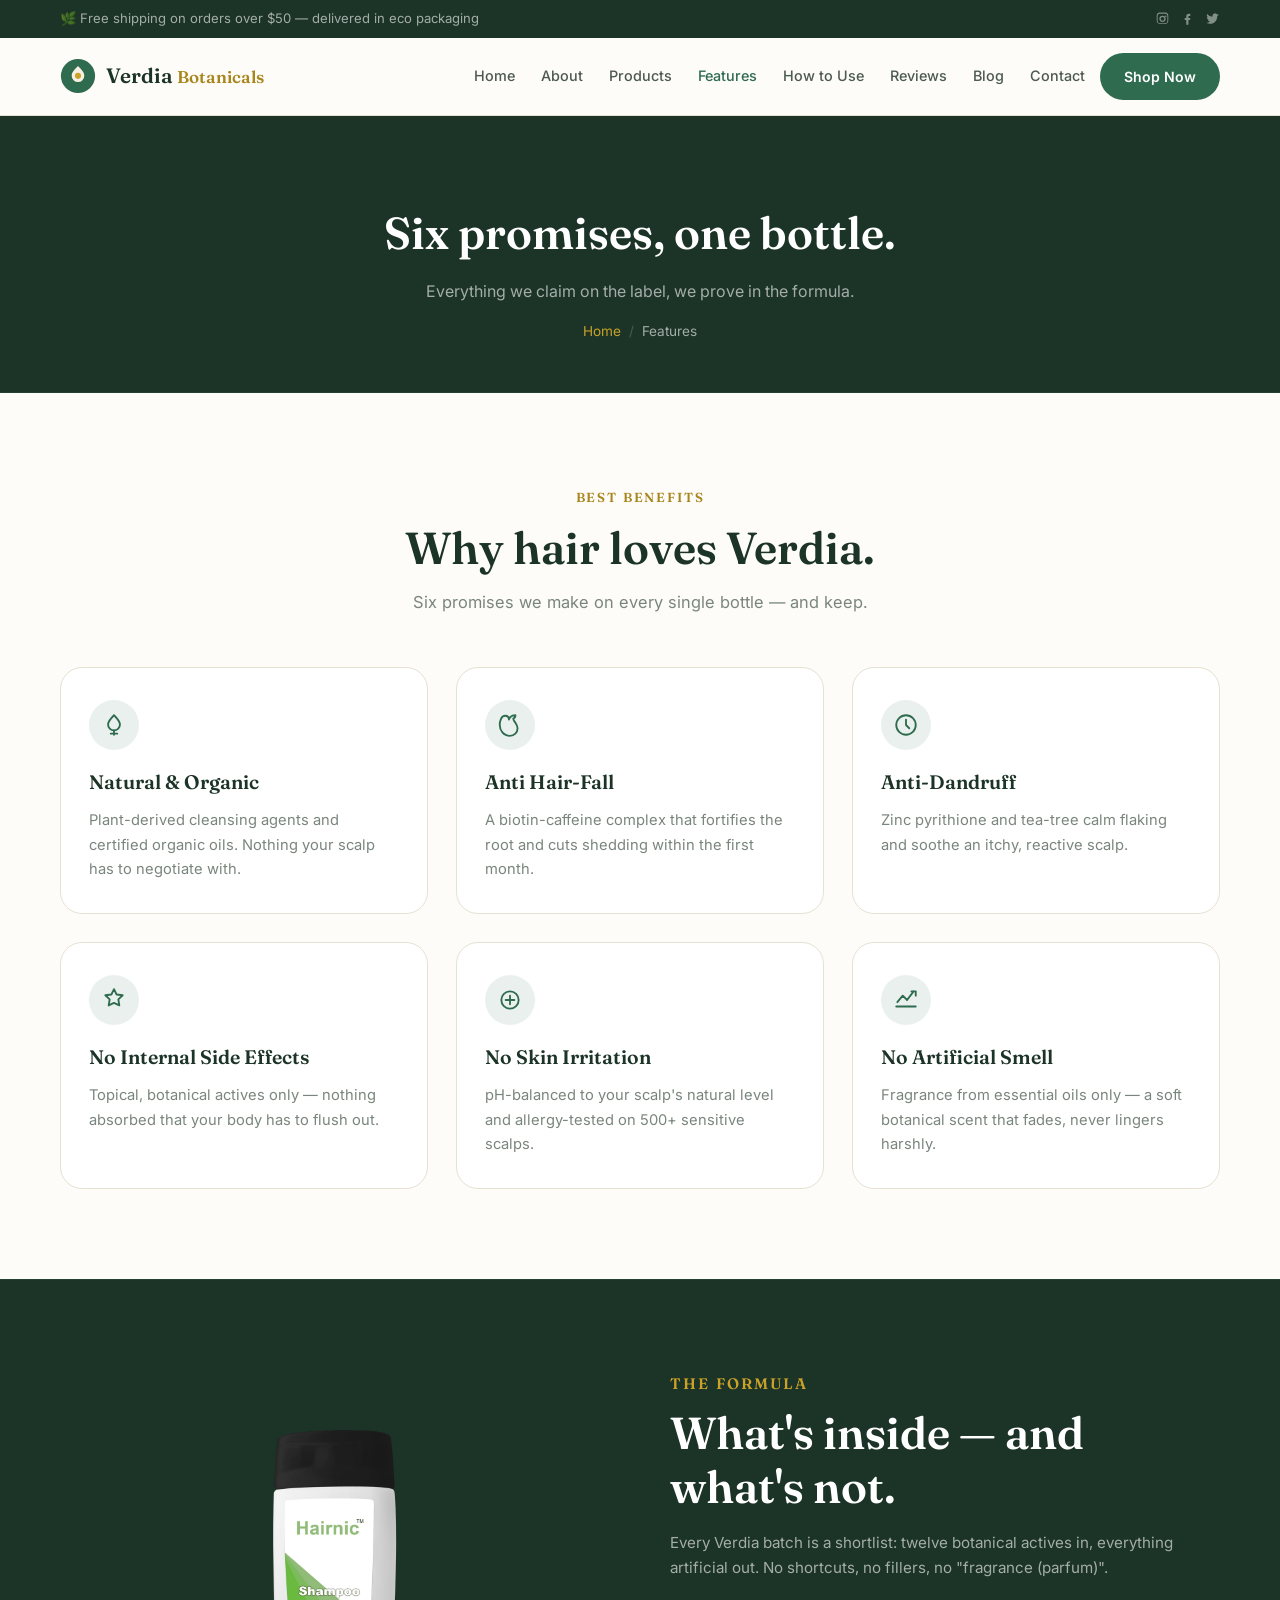
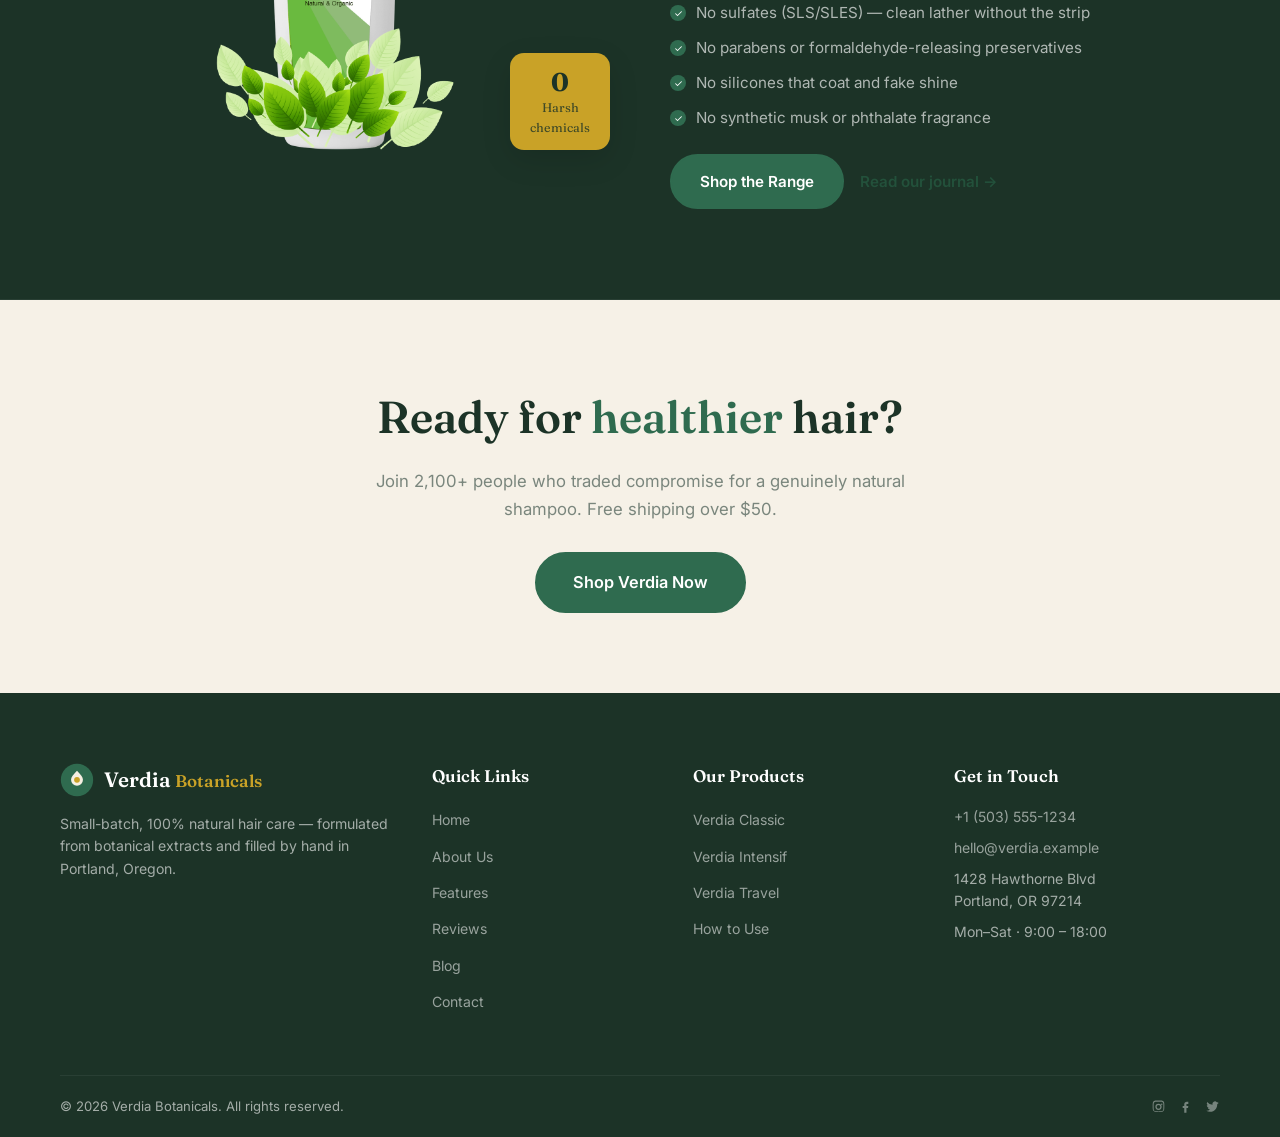
<file: feature.html>
<!doctype html>
<html lang="en">
<head>
  <meta charset="utf-8">
  <meta name="viewport" content="width=device-width, initial-scale=1.0">
  <title>Features — Verdia Botanicals</title>
  <meta name="description" content="Six promises on every Verdia bottle: natural and organic, anti hair-fall, anti-dandruff, no harsh chemicals, no irritation.">
  <link rel="icon" href="data:image/svg+xml,%3Csvg xmlns='http://www.w3.org/2000/svg' viewBox='0 0 32 32'%3E%3Ccircle cx='16' cy='16' r='15' fill='%232f6b4f'/%3E%3Cpath d='M16 9c-4 4-6 6.5-6 9.5a6 6 0 0 0 12 0c0-3-2-5.5-6-9.5z' fill='%23f6efe2'/%3E%3Ccircle cx='16' cy='18.5' r='3' fill='%23c9a227'/%3E%3C/svg%3E">
  <link rel="preconnect" href="https://fonts.googleapis.com">
  <link rel="preconnect" href="https://fonts.gstatic.com" crossorigin>
  <link href="https://fonts.googleapis.com/css2?family=Fraunces:opsz,wght@9..144,400;9..144,500;9..144,600;9..144,700&family=Inter:wght@400;500;600;700&display=swap" rel="stylesheet">
  <link rel="stylesheet" href="assets/css/style.css">
</head>
<body>
  <a class="skip-link" href="#main">Skip to main content</a>

  <div class="topbar">
    <div class="container topbar-inner">
      <span class="topbar-note">🌿 Free shipping on orders over $50 — delivered in eco packaging</span>
      <div class="topbar-social">
        <a href="#" aria-label="Instagram"><svg viewBox="0 0 24 24" width="15" height="15" fill="currentColor"><path d="M12 2.2c2.7 0 3 0 4 .1 1 0 1.6.2 2.2.4.6.2 1.1.5 1.6 1 .5.5.8 1 1 1.6.2.6.4 1.2.4 2.2.1 1 .1 1.3.1 4s0 3-.1 4c0 1-.2 1.6-.4 2.2a4.3 4.3 0 0 1-1 1.6c-.5.5-1 .8-1.6 1-.6.2-1.2.4-2.2.4-1 .1-1.3.1-4 .1s-3 0-4-.1c-1 0-1.6-.2-2.2-.4a4.3 4.3 0 0 1-1.6-1c-.5-.5-.8-1-1-1.6-.2-.6-.4-1.2-.4-2.2-.1-1-.1-1.3-.1-4s0-3 .1-4c0-1 .2-1.6.4-2.2.2-.6.5-1.1 1-1.6.5-.5 1-.8 1.6-1 .6-.2 1.2-.4 2.2-.4 1-.1 1.3-.1 4-.1zm0 2c-2.7 0-3 0-4 .1-.9 0-1.4.2-1.7.3-.4.2-.7.4-1 .7-.3.3-.5.6-.7 1-.1.3-.3.8-.3 1.7-.1 1-.1 1.3-.1 4s0 3 .1 4c0 .9.2 1.4.3 1.7.2.4.4.7.7 1 .3.3.6.5 1 .7.3.1.8.3 1.7.3 1 .1 1.3.1 4 .1s3 0 4-.1c.9 0 1.4-.2 1.7-.3.4-.2.7-.4 1-.7.3-.3.5-.6.7-1 .1-.3.3-.8.3-1.7.1-1 .1-1.3.1-4s0-3-.1-4c0-.9-.2-1.4-.3-1.7a2.3 2.3 0 0 0-.7-1 2.3 2.3 0 0 0-1-.7c-.3-.1-.8-.3-1.7-.3-1-.1-1.3-.1-4-.1zm0 3.3a5 5 0 1 1 0 10 5 5 0 0 1 0-10zm0 2a3 3 0 1 0 0 6 3 3 0 0 0 0-6zm5.2-2.4a1.2 1.2 0 1 1 0 2.4 1.2 1.2 0 0 1 0-2.4z"/></svg></a>
        <a href="#" aria-label="Facebook"><svg viewBox="0 0 24 24" width="15" height="15" fill="currentColor"><path d="M14 8h2.5V4.5H14c-2.2 0-4 1.8-4 4V11H7.5v3.5H10V22h3.5v-7.5H16l.5-3.5h-3V8.5c0-.3.2-.5.5-.5z"/></svg></a>
        <a href="#" aria-label="Twitter"><svg viewBox="0 0 24 24" width="15" height="15" fill="currentColor"><path d="M22 5.9c-.7.3-1.5.6-2.3.7.8-.5 1.5-1.3 1.8-2.3-.8.5-1.7.8-2.6 1a4 4 0 0 0-6.9 3.7A11.5 11.5 0 0 1 3.5 4.8a4 4 0 0 0 1.2 5.4c-.6 0-1.3-.2-1.8-.5v.1a4 4 0 0 0 3.2 3.9c-.6.2-1.2.2-1.8.1a4 4 0 0 0 3.7 2.8A8 8 0 0 1 2 18.6a11.4 11.4 0 0 0 6.1 1.8c7.4 0 11.4-6.1 11.4-11.4v-.5c.8-.6 1.5-1.3 2.5-2.6z"/></svg></a>
      </div>
    </div>
  </div>

  <header class="header">
    <div class="container header-inner">
      <a href="index.html" class="logo" aria-label="Verdia Botanicals home">
        <svg viewBox="0 0 40 40" width="36" height="36" aria-hidden="true"><circle cx="20" cy="20" r="19" fill="#2f6b4f"/><path d="M20 9c-4.5 4.5-7 7.4-7 10.8a7 7 0 0 0 14 0c0-3.4-2.5-6.3-7-10.8z" fill="#f6efe2"/><circle cx="20" cy="19.8" r="3.4" fill="#c9a227"/></svg>
        <span class="logo-name">Verdia <em>Botanicals</em></span>
      </a>
      <button class="nav-toggle" aria-expanded="false" aria-controls="nav-links">
        <span></span><span></span><span></span>
      </button>
      <nav class="nav-links" id="nav-links" aria-label="Primary">
        <a class="nav-link" href="index.html">Home</a>
        <a class="nav-link" href="about.html">About</a>
        <a class="nav-link" href="product.html">Products</a>
        <a class="nav-link" href="feature.html">Features</a>
        <a class="nav-link" href="how-to-use.html">How to Use</a>
        <a class="nav-link" href="testimonial.html">Reviews</a>
        <a class="nav-link" href="blog.html">Blog</a>
        <a class="nav-link" href="contact.html">Contact</a>
        <a href="product.html" class="btn btn-cta">Shop Now</a>
      </nav>
    </div>
  </header>

  <main id="main">
    <section class="page-banner">
      <div class="container">
        <h1>Six promises, one bottle.</h1>
        <p>Everything we claim on the label, we prove in the formula.</p>
        <nav class="breadcrumb" aria-label="Breadcrumb">
          <a href="index.html">Home</a><span class="sep">/</span><span class="current">Features</span>
        </nav>
      </div>
    </section>

    <section class="section">
      <div class="container">
        <div class="section-head reveal">
          <p class="eyebrow">Best benefits</p>
          <h2 class="section-title">Why hair loves Verdia.</h2>
          <p class="section-sub">Six promises we make on every single bottle — and keep.</p>
        </div>
        <div class="grid grid-3">
          <article class="benefit-card reveal">
            <span class="benefit-icon"><svg viewBox="0 0 24 24" width="26" height="26" fill="none" stroke="currentColor" stroke-width="1.7" stroke-linecap="round" stroke-linejoin="round"><path d="M12 3c-3.6 3.6-5.5 5.9-5.5 8.4A5.5 5.5 0 0 0 12 17a5.5 5.5 0 0 0 5.5-5.6c0-2.5-1.9-4.8-5.5-8.4z"/><path d="M12 17v4m-3-1h6"/></svg></span>
            <h3>Natural &amp; Organic</h3>
            <p>Plant-derived cleansing agents and certified organic oils. Nothing your scalp has to negotiate with.</p>
          </article>
          <article class="benefit-card reveal">
            <span class="benefit-icon"><svg viewBox="0 0 24 24" width="26" height="26" fill="none" stroke="currentColor" stroke-width="1.7" stroke-linecap="round" stroke-linejoin="round"><path d="M12 22a7 7 0 0 0 7-7c0-2-1-3.5-2-5-1-1.5-2-2.5-2-4 1.5-.5 2-1.5 2-3-2 0-3.5.5-4.5 1.5C11.5 6 11 6.5 11 7c0-2-1.5-3.5-3.5-3.5-1.5 0-3 1-3.8 2.8C2.8 8.5 2.5 10 2.5 11.5 2.5 17 6 22 12 22z"/></svg></span>
            <h3>Anti Hair-Fall</h3>
            <p>A biotin-caffeine complex that fortifies the root and cuts shedding within the first month.</p>
          </article>
          <article class="benefit-card reveal">
            <span class="benefit-icon"><svg viewBox="0 0 24 24" width="26" height="26" fill="none" stroke="currentColor" stroke-width="1.7" stroke-linecap="round" stroke-linejoin="round"><circle cx="12" cy="12" r="9"/><path d="M12 7v5l3 3"/></svg></span>
            <h3>Anti-Dandruff</h3>
            <p>Zinc pyrithione and tea-tree calm flaking and soothe an itchy, reactive scalp.</p>
          </article>
          <article class="benefit-card reveal">
            <span class="benefit-icon"><svg viewBox="0 0 24 24" width="26" height="26" fill="none" stroke="currentColor" stroke-width="1.7" stroke-linecap="round" stroke-linejoin="round"><path d="M12 2l2.4 4.9L20 7.6l-4 3.9.9 5.5L12 14.6l-4.9 2.4.9-5.5-4-3.9 5.6-.7L12 2z"/></svg></span>
            <h3>No Internal Side Effects</h3>
            <p>Topical, botanical actives only — nothing absorbed that your body has to flush out.</p>
          </article>
          <article class="benefit-card reveal">
            <span class="benefit-icon"><svg viewBox="0 0 24 24" width="26" height="26" fill="none" stroke="currentColor" stroke-width="1.7" stroke-linecap="round" stroke-linejoin="round"><path d="M20 12a8 8 0 1 1-16 0 8 8 0 0 1 16 0z"/><path d="M8 12h8M12 8v8"/></svg></span>
            <h3>No Skin Irritation</h3>
            <p>pH-balanced to your scalp's natural level and allergy-tested on 500+ sensitive scalps.</p>
          </article>
          <article class="benefit-card reveal">
            <span class="benefit-icon"><svg viewBox="0 0 24 24" width="26" height="26" fill="none" stroke="currentColor" stroke-width="1.7" stroke-linecap="round" stroke-linejoin="round"><path d="M3 18h18M4 14l5-6 4 4 6-8M17 4h4v4"/></svg></span>
            <h3>No Artificial Smell</h3>
            <p>Fragrance from essential oils only — a soft botanical scent that fades, never lingers harshly.</p>
          </article>
        </div>
      </div>
    </section>

    <section class="section section-dark">
      <div class="container">
        <div class="split">
          <div class="split-media reveal">
            <img src="assets/img/shampoo-1.png" alt="Verdia Intensif shampoo bottle" loading="lazy">
            <span class="exp-badge"><strong>0</strong><span>Harsh<br>chemicals</span></span>
          </div>
          <div class="split-copy light-copy reveal">
            <p class="eyebrow">The formula</p>
            <h2 class="section-title">What's inside — and what's not.</h2>
            <p>Every Verdia batch is a shortlist: twelve botanical actives in, everything artificial out. No shortcuts, no fillers, no "fragrance (parfum)".</p>
            <ul class="check-list">
              <li>No sulfates (SLS/SLES) — clean lather without the strip</li>
              <li>No parabens or formaldehyde-releasing preservatives</li>
              <li>No silicones that coat and fake shine</li>
              <li>No synthetic musk or phthalate fragrance</li>
            </ul>
            <div class="split-actions">
              <a href="product.html" class="btn btn-primary">Shop the Range</a>
              <a href="blog.html" class="btn btn-link">Read our journal →</a>
            </div>
          </div>
        </div>
      </div>
    </section>
    <section class="cta-section">
      <div class="container cta-inner reveal">
        <h2>Ready for <em>healthier</em> hair?</h2>
        <p>Join 2,100+ people who traded compromise for a genuinely natural shampoo. Free shipping over $50.</p>
        <a href="product.html" class="btn btn-primary btn-lg">Shop Verdia Now</a>
      </div>
    </section>

  </main>
<footer class="footer">
    <div class="container">
      <div class="footer-grid">
        <div class="footer-brand">
          <a href="index.html" class="logo logo-light" aria-label="Verdia Botanicals home">
            <svg viewBox="0 0 40 40" width="34" height="34" aria-hidden="true"><circle cx="20" cy="20" r="19" fill="#2f6b4f"/><path d="M20 9c-4.5 4.5-7 7.4-7 10.8a7 7 0 0 0 14 0c0-3.4-2.5-6.3-7-10.8z" fill="#f6efe2"/><circle cx="20" cy="19.8" r="3.4" fill="#c9a227"/></svg>
            <span class="logo-name">Verdia <em>Botanicals</em></span>
          </a>
          <p>Small-batch, 100% natural hair care — formulated from botanical extracts and filled by hand in Portland, Oregon.</p>
        </div>
        <div class="footer-col">
          <h4>Quick Links</h4>
          <ul>
            <li><a href="index.html">Home</a></li>
            <li><a href="about.html">About Us</a></li>
            <li><a href="feature.html">Features</a></li>
            <li><a href="testimonial.html">Reviews</a></li>
            <li><a href="blog.html">Blog</a></li>
            <li><a href="contact.html">Contact</a></li>
          </ul>
        </div>
        <div class="footer-col">
          <h4>Our Products</h4>
          <ul>
            <li><a href="product.html">Verdia Classic</a></li>
            <li><a href="product.html">Verdia Intensif</a></li>
            <li><a href="product.html">Verdia Travel</a></li>
            <li><a href="how-to-use.html">How to Use</a></li>
          </ul>
        </div>
        <div class="footer-col footer-contact">
          <h4>Get in Touch</h4>
          <ul>
            <li><a href="tel:+15035551234">+1 (503) 555-1234</a></li>
            <li><a href="mailto:hello@verdia.example">hello@verdia.example</a></li>
            <li>1428 Hawthorne Blvd<br>Portland, OR 97214</li>
            <li>Mon–Sat · 9:00 – 18:00</li>
          </ul>
        </div>
      </div>
      <div class="footer-bottom">
        <p>© <span data-year>2026</span> Verdia Botanicals. All rights reserved.</p>
        <div class="footer-social">
          <a href="#" aria-label="Instagram"><svg viewBox="0 0 24 24" width="15" height="15" fill="currentColor"><path d="M12 2.2c2.7 0 3 0 4 .1 1 0 1.6.2 2.2.4.6.2 1.1.5 1.6 1 .5.5.8 1 1 1.6.2.6.4 1.2.4 2.2.1 1 .1 1.3.1 4s0 3-.1 4c0 1-.2 1.6-.4 2.2a4.3 4.3 0 0 1-1 1.6c-.5.5-1 .8-1.6 1-.6.2-1.2.4-2.2.4-1 .1-1.3.1-4 .1s-3 0-4-.1c-1 0-1.6-.2-2.2-.4a4.3 4.3 0 0 1-1.6-1c-.5-.5-.8-1-1-1.6-.2-.6-.4-1.2-.4-2.2-.1-1-.1-1.3-.1-4s0-3 .1-4c0-1 .2-1.6.4-2.2.2-.6.5-1.1 1-1.6.5-.5 1-.8 1.6-1 .6-.2 1.2-.4 2.2-.4 1-.1 1.3-.1 4-.1zm0 2c-2.7 0-3 0-4 .1-.9 0-1.4.2-1.7.3-.4.2-.7.4-1 .7-.3.3-.5.6-.7 1-.1.3-.3.8-.3 1.7-.1 1-.1 1.3-.1 4s0 3 .1 4c0 .9.2 1.4.3 1.7.2.4.4.7.7 1 .3.3.6.5 1 .7.3.1.8.3 1.7.3 1 .1 1.3.1 4 .1s3 0 4-.1c.9 0 1.4-.2 1.7-.3.4-.2.7-.4 1-.7.3-.3.5-.6.7-1 .1-.3.3-.8.3-1.7.1-1 .1-1.3.1-4s0-3-.1-4c0-.9-.2-1.4-.3-1.7a2.3 2.3 0 0 0-.7-1 2.3 2.3 0 0 0-1-.7c-.3-.1-.8-.3-1.7-.3-1-.1-1.3-.1-4-.1zm0 3.3a5 5 0 1 1 0 10 5 5 0 0 1 0-10zm0 2a3 3 0 1 0 0 6 3 3 0 0 0 0-6zm5.2-2.4a1.2 1.2 0 1 1 0 2.4 1.2 1.2 0 0 1 0-2.4z"/></svg></a>
          <a href="#" aria-label="Facebook"><svg viewBox="0 0 24 24" width="15" height="15" fill="currentColor"><path d="M14 8h2.5V4.5H14c-2.2 0-4 1.8-4 4V11H7.5v3.5H10V22h3.5v-7.5H16l.5-3.5h-3V8.5c0-.3.2-.5.5-.5z"/></svg></a>
          <a href="#" aria-label="Twitter"><svg viewBox="0 0 24 24" width="15" height="15" fill="currentColor"><path d="M22 5.9c-.7.3-1.5.6-2.3.7.8-.5 1.5-1.3 1.8-2.3-.8.5-1.7.8-2.6 1a4 4 0 0 0-6.9 3.7A11.5 11.5 0 0 1 3.5 4.8a4 4 0 0 0 1.2 5.4c-.6 0-1.3-.2-1.8-.5v.1a4 4 0 0 0 3.2 3.9c-.6.2-1.2.2-1.8.1a4 4 0 0 0 3.7 2.8A8 8 0 0 1 2 18.6a11.4 11.4 0 0 0 6.1 1.8c7.4 0 11.4-6.1 11.4-11.4v-.5c.8-.6 1.5-1.3 2.5-2.6z"/></svg></a>
        </div>
      </div>
    </div>
  </footer>

  <button class="back-to-top" aria-label="Back to top">↑</button>
  <script src="assets/js/main.js"></script>
</body>
</html>
</file>
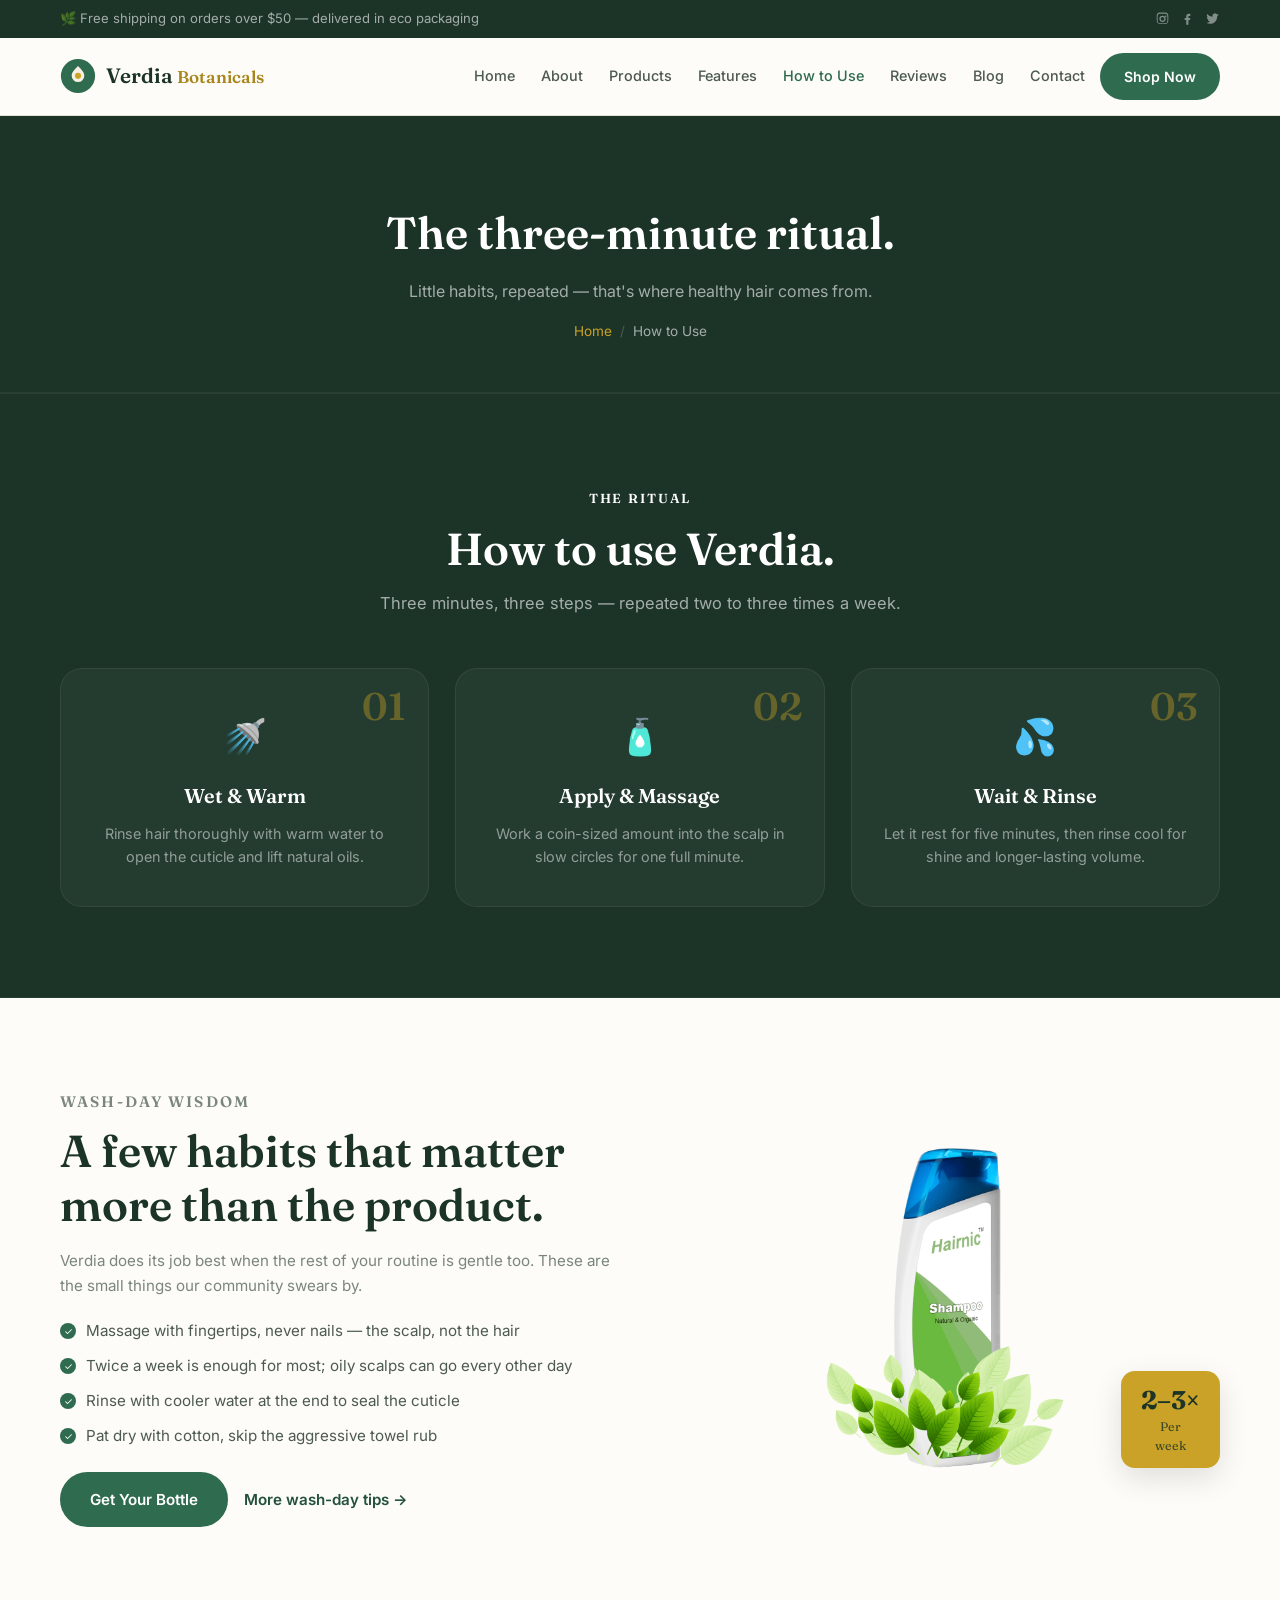
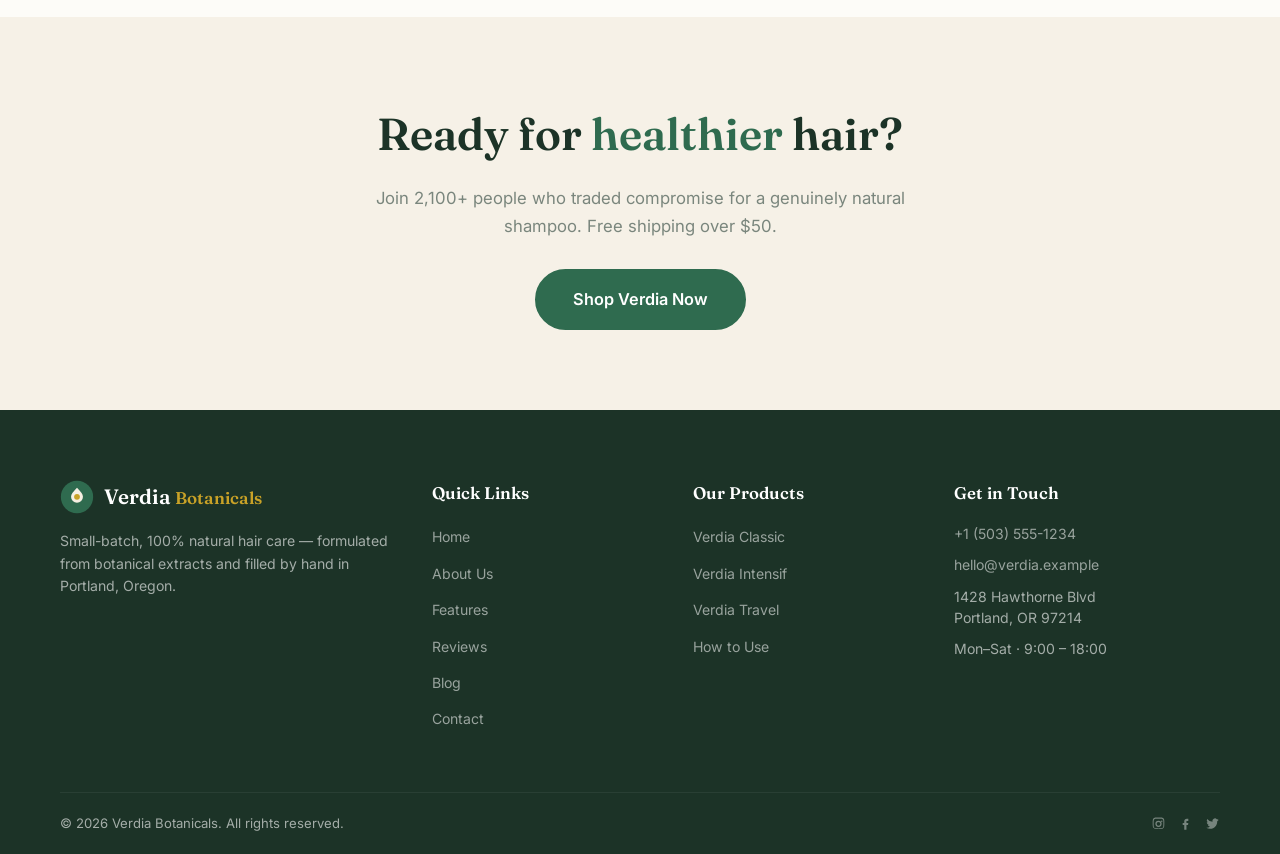
<file: how-to-use.html>
<!doctype html>
<html lang="en">
<head>
  <meta charset="utf-8">
  <meta name="viewport" content="width=device-width, initial-scale=1.0">
  <title>How to Use — Verdia Botanicals</title>
  <meta name="description" content="The three-minute Verdia wash ritual — wet and warm, apply and massage, wait and rinse. Two to three times a week.">
  <link rel="icon" href="data:image/svg+xml,%3Csvg xmlns='http://www.w3.org/2000/svg' viewBox='0 0 32 32'%3E%3Ccircle cx='16' cy='16' r='15' fill='%232f6b4f'/%3E%3Cpath d='M16 9c-4 4-6 6.5-6 9.5a6 6 0 0 0 12 0c0-3-2-5.5-6-9.5z' fill='%23f6efe2'/%3E%3Ccircle cx='16' cy='18.5' r='3' fill='%23c9a227'/%3E%3C/svg%3E">
  <link rel="preconnect" href="https://fonts.googleapis.com">
  <link rel="preconnect" href="https://fonts.gstatic.com" crossorigin>
  <link href="https://fonts.googleapis.com/css2?family=Fraunces:opsz,wght@9..144,400;9..144,500;9..144,600;9..144,700&family=Inter:wght@400;500;600;700&display=swap" rel="stylesheet">
  <link rel="stylesheet" href="assets/css/style.css">
</head>
<body>
  <a class="skip-link" href="#main">Skip to main content</a>

  <div class="topbar">
    <div class="container topbar-inner">
      <span class="topbar-note">🌿 Free shipping on orders over $50 — delivered in eco packaging</span>
      <div class="topbar-social">
        <a href="#" aria-label="Instagram"><svg viewBox="0 0 24 24" width="15" height="15" fill="currentColor"><path d="M12 2.2c2.7 0 3 0 4 .1 1 0 1.6.2 2.2.4.6.2 1.1.5 1.6 1 .5.5.8 1 1 1.6.2.6.4 1.2.4 2.2.1 1 .1 1.3.1 4s0 3-.1 4c0 1-.2 1.6-.4 2.2a4.3 4.3 0 0 1-1 1.6c-.5.5-1 .8-1.6 1-.6.2-1.2.4-2.2.4-1 .1-1.3.1-4 .1s-3 0-4-.1c-1 0-1.6-.2-2.2-.4a4.3 4.3 0 0 1-1.6-1c-.5-.5-.8-1-1-1.6-.2-.6-.4-1.2-.4-2.2-.1-1-.1-1.3-.1-4s0-3 .1-4c0-1 .2-1.6.4-2.2.2-.6.5-1.1 1-1.6.5-.5 1-.8 1.6-1 .6-.2 1.2-.4 2.2-.4 1-.1 1.3-.1 4-.1zm0 2c-2.7 0-3 0-4 .1-.9 0-1.4.2-1.7.3-.4.2-.7.4-1 .7-.3.3-.5.6-.7 1-.1.3-.3.8-.3 1.7-.1 1-.1 1.3-.1 4s0 3 .1 4c0 .9.2 1.4.3 1.7.2.4.4.7.7 1 .3.3.6.5 1 .7.3.1.8.3 1.7.3 1 .1 1.3.1 4 .1s3 0 4-.1c.9 0 1.4-.2 1.7-.3.4-.2.7-.4 1-.7.3-.3.5-.6.7-1 .1-.3.3-.8.3-1.7.1-1 .1-1.3.1-4s0-3-.1-4c0-.9-.2-1.4-.3-1.7a2.3 2.3 0 0 0-.7-1 2.3 2.3 0 0 0-1-.7c-.3-.1-.8-.3-1.7-.3-1-.1-1.3-.1-4-.1zm0 3.3a5 5 0 1 1 0 10 5 5 0 0 1 0-10zm0 2a3 3 0 1 0 0 6 3 3 0 0 0 0-6zm5.2-2.4a1.2 1.2 0 1 1 0 2.4 1.2 1.2 0 0 1 0-2.4z"/></svg></a>
        <a href="#" aria-label="Facebook"><svg viewBox="0 0 24 24" width="15" height="15" fill="currentColor"><path d="M14 8h2.5V4.5H14c-2.2 0-4 1.8-4 4V11H7.5v3.5H10V22h3.5v-7.5H16l.5-3.5h-3V8.5c0-.3.2-.5.5-.5z"/></svg></a>
        <a href="#" aria-label="Twitter"><svg viewBox="0 0 24 24" width="15" height="15" fill="currentColor"><path d="M22 5.9c-.7.3-1.5.6-2.3.7.8-.5 1.5-1.3 1.8-2.3-.8.5-1.7.8-2.6 1a4 4 0 0 0-6.9 3.7A11.5 11.5 0 0 1 3.5 4.8a4 4 0 0 0 1.2 5.4c-.6 0-1.3-.2-1.8-.5v.1a4 4 0 0 0 3.2 3.9c-.6.2-1.2.2-1.8.1a4 4 0 0 0 3.7 2.8A8 8 0 0 1 2 18.6a11.4 11.4 0 0 0 6.1 1.8c7.4 0 11.4-6.1 11.4-11.4v-.5c.8-.6 1.5-1.3 2.5-2.6z"/></svg></a>
      </div>
    </div>
  </div>

  <header class="header">
    <div class="container header-inner">
      <a href="index.html" class="logo" aria-label="Verdia Botanicals home">
        <svg viewBox="0 0 40 40" width="36" height="36" aria-hidden="true"><circle cx="20" cy="20" r="19" fill="#2f6b4f"/><path d="M20 9c-4.5 4.5-7 7.4-7 10.8a7 7 0 0 0 14 0c0-3.4-2.5-6.3-7-10.8z" fill="#f6efe2"/><circle cx="20" cy="19.8" r="3.4" fill="#c9a227"/></svg>
        <span class="logo-name">Verdia <em>Botanicals</em></span>
      </a>
      <button class="nav-toggle" aria-expanded="false" aria-controls="nav-links">
        <span></span><span></span><span></span>
      </button>
      <nav class="nav-links" id="nav-links" aria-label="Primary">
        <a class="nav-link" href="index.html">Home</a>
        <a class="nav-link" href="about.html">About</a>
        <a class="nav-link" href="product.html">Products</a>
        <a class="nav-link" href="feature.html">Features</a>
        <a class="nav-link" href="how-to-use.html">How to Use</a>
        <a class="nav-link" href="testimonial.html">Reviews</a>
        <a class="nav-link" href="blog.html">Blog</a>
        <a class="nav-link" href="contact.html">Contact</a>
        <a href="product.html" class="btn btn-cta">Shop Now</a>
      </nav>
    </div>
  </header>

  <main id="main">
    <section class="page-banner">
      <div class="container">
        <h1>The three-minute ritual.</h1>
        <p>Little habits, repeated — that's where healthy hair comes from.</p>
        <nav class="breadcrumb" aria-label="Breadcrumb">
          <a href="index.html">Home</a><span class="sep">/</span><span class="current">How to Use</span>
        </nav>
      </div>
    </section>

    <section class="section section-dark">
      <div class="container">
        <div class="section-head light reveal">
          <p class="eyebrow">The ritual</p>
          <h2 class="section-title">How to use Verdia.</h2>
          <p class="section-sub">Three minutes, three steps — repeated two to three times a week.</p>
        </div>
        <div class="ritual">
          <div class="ritual-step reveal">
            <span class="ritual-num">01</span>
            <span class="ritual-icon">🚿</span>
            <h3>Wet &amp; Warm</h3>
            <p>Rinse hair thoroughly with warm water to open the cuticle and lift natural oils.</p>
          </div>
          <div class="ritual-step reveal">
            <span class="ritual-num">02</span>
            <span class="ritual-icon">🧴</span>
            <h3>Apply &amp; Massage</h3>
            <p>Work a coin-sized amount into the scalp in slow circles for one full minute.</p>
          </div>
          <div class="ritual-step reveal">
            <span class="ritual-num">03</span>
            <span class="ritual-icon">💦</span>
            <h3>Wait &amp; Rinse</h3>
            <p>Let it rest for five minutes, then rinse cool for shine and longer-lasting volume.</p>
          </div>
        </div>
      </div>
    </section>

    <section class="section">
      <div class="container">
        <div class="split">
          <div class="split-copy reveal">
            <p class="eyebrow">Wash-day wisdom</p>
            <h2 class="section-title">A few habits that matter more than the product.</h2>
            <p>Verdia does its job best when the rest of your routine is gentle too. These are the small things our community swears by.</p>
            <ul class="check-list">
              <li>Massage with fingertips, never nails — the scalp, not the hair</li>
              <li>Twice a week is enough for most; oily scalps can go every other day</li>
              <li>Rinse with cooler water at the end to seal the cuticle</li>
              <li>Pat dry with cotton, skip the aggressive towel rub</li>
            </ul>
            <div class="split-actions">
              <a href="product.html" class="btn btn-primary">Get Your Bottle</a>
              <a href="blog.html" class="btn btn-link">More wash-day tips →</a>
            </div>
          </div>
          <div class="split-media reveal">
            <img src="assets/img/shampoo-2.png" alt="Verdia travel shampoo beside a soft towel" loading="lazy">
            <span class="exp-badge"><strong>2–3×</strong><span>Per<br>week</span></span>
          </div>
        </div>
      </div>
    </section>
    <section class="cta-section">
      <div class="container cta-inner reveal">
        <h2>Ready for <em>healthier</em> hair?</h2>
        <p>Join 2,100+ people who traded compromise for a genuinely natural shampoo. Free shipping over $50.</p>
        <a href="product.html" class="btn btn-primary btn-lg">Shop Verdia Now</a>
      </div>
    </section>

  </main>
<footer class="footer">
    <div class="container">
      <div class="footer-grid">
        <div class="footer-brand">
          <a href="index.html" class="logo logo-light" aria-label="Verdia Botanicals home">
            <svg viewBox="0 0 40 40" width="34" height="34" aria-hidden="true"><circle cx="20" cy="20" r="19" fill="#2f6b4f"/><path d="M20 9c-4.5 4.5-7 7.4-7 10.8a7 7 0 0 0 14 0c0-3.4-2.5-6.3-7-10.8z" fill="#f6efe2"/><circle cx="20" cy="19.8" r="3.4" fill="#c9a227"/></svg>
            <span class="logo-name">Verdia <em>Botanicals</em></span>
          </a>
          <p>Small-batch, 100% natural hair care — formulated from botanical extracts and filled by hand in Portland, Oregon.</p>
        </div>
        <div class="footer-col">
          <h4>Quick Links</h4>
          <ul>
            <li><a href="index.html">Home</a></li>
            <li><a href="about.html">About Us</a></li>
            <li><a href="feature.html">Features</a></li>
            <li><a href="testimonial.html">Reviews</a></li>
            <li><a href="blog.html">Blog</a></li>
            <li><a href="contact.html">Contact</a></li>
          </ul>
        </div>
        <div class="footer-col">
          <h4>Our Products</h4>
          <ul>
            <li><a href="product.html">Verdia Classic</a></li>
            <li><a href="product.html">Verdia Intensif</a></li>
            <li><a href="product.html">Verdia Travel</a></li>
            <li><a href="how-to-use.html">How to Use</a></li>
          </ul>
        </div>
        <div class="footer-col footer-contact">
          <h4>Get in Touch</h4>
          <ul>
            <li><a href="tel:+15035551234">+1 (503) 555-1234</a></li>
            <li><a href="mailto:hello@verdia.example">hello@verdia.example</a></li>
            <li>1428 Hawthorne Blvd<br>Portland, OR 97214</li>
            <li>Mon–Sat · 9:00 – 18:00</li>
          </ul>
        </div>
      </div>
      <div class="footer-bottom">
        <p>© <span data-year>2026</span> Verdia Botanicals. All rights reserved.</p>
        <div class="footer-social">
          <a href="#" aria-label="Instagram"><svg viewBox="0 0 24 24" width="15" height="15" fill="currentColor"><path d="M12 2.2c2.7 0 3 0 4 .1 1 0 1.6.2 2.2.4.6.2 1.1.5 1.6 1 .5.5.8 1 1 1.6.2.6.4 1.2.4 2.2.1 1 .1 1.3.1 4s0 3-.1 4c0 1-.2 1.6-.4 2.2a4.3 4.3 0 0 1-1 1.6c-.5.5-1 .8-1.6 1-.6.2-1.2.4-2.2.4-1 .1-1.3.1-4 .1s-3 0-4-.1c-1 0-1.6-.2-2.2-.4a4.3 4.3 0 0 1-1.6-1c-.5-.5-.8-1-1-1.6-.2-.6-.4-1.2-.4-2.2-.1-1-.1-1.3-.1-4s0-3 .1-4c0-1 .2-1.6.4-2.2.2-.6.5-1.1 1-1.6.5-.5 1-.8 1.6-1 .6-.2 1.2-.4 2.2-.4 1-.1 1.3-.1 4-.1zm0 2c-2.7 0-3 0-4 .1-.9 0-1.4.2-1.7.3-.4.2-.7.4-1 .7-.3.3-.5.6-.7 1-.1.3-.3.8-.3 1.7-.1 1-.1 1.3-.1 4s0 3 .1 4c0 .9.2 1.4.3 1.7.2.4.4.7.7 1 .3.3.6.5 1 .7.3.1.8.3 1.7.3 1 .1 1.3.1 4 .1s3 0 4-.1c.9 0 1.4-.2 1.7-.3.4-.2.7-.4 1-.7.3-.3.5-.6.7-1 .1-.3.3-.8.3-1.7.1-1 .1-1.3.1-4s0-3-.1-4c0-.9-.2-1.4-.3-1.7a2.3 2.3 0 0 0-.7-1 2.3 2.3 0 0 0-1-.7c-.3-.1-.8-.3-1.7-.3-1-.1-1.3-.1-4-.1zm0 3.3a5 5 0 1 1 0 10 5 5 0 0 1 0-10zm0 2a3 3 0 1 0 0 6 3 3 0 0 0 0-6zm5.2-2.4a1.2 1.2 0 1 1 0 2.4 1.2 1.2 0 0 1 0-2.4z"/></svg></a>
          <a href="#" aria-label="Facebook"><svg viewBox="0 0 24 24" width="15" height="15" fill="currentColor"><path d="M14 8h2.5V4.5H14c-2.2 0-4 1.8-4 4V11H7.5v3.5H10V22h3.5v-7.5H16l.5-3.5h-3V8.5c0-.3.2-.5.5-.5z"/></svg></a>
          <a href="#" aria-label="Twitter"><svg viewBox="0 0 24 24" width="15" height="15" fill="currentColor"><path d="M22 5.9c-.7.3-1.5.6-2.3.7.8-.5 1.5-1.3 1.8-2.3-.8.5-1.7.8-2.6 1a4 4 0 0 0-6.9 3.7A11.5 11.5 0 0 1 3.5 4.8a4 4 0 0 0 1.2 5.4c-.6 0-1.3-.2-1.8-.5v.1a4 4 0 0 0 3.2 3.9c-.6.2-1.2.2-1.8.1a4 4 0 0 0 3.7 2.8A8 8 0 0 1 2 18.6a11.4 11.4 0 0 0 6.1 1.8c7.4 0 11.4-6.1 11.4-11.4v-.5c.8-.6 1.5-1.3 2.5-2.6z"/></svg></a>
        </div>
      </div>
    </div>
  </footer>

  <button class="back-to-top" aria-label="Back to top">↑</button>
  <script src="assets/js/main.js"></script>
</body>
</html>
</file>
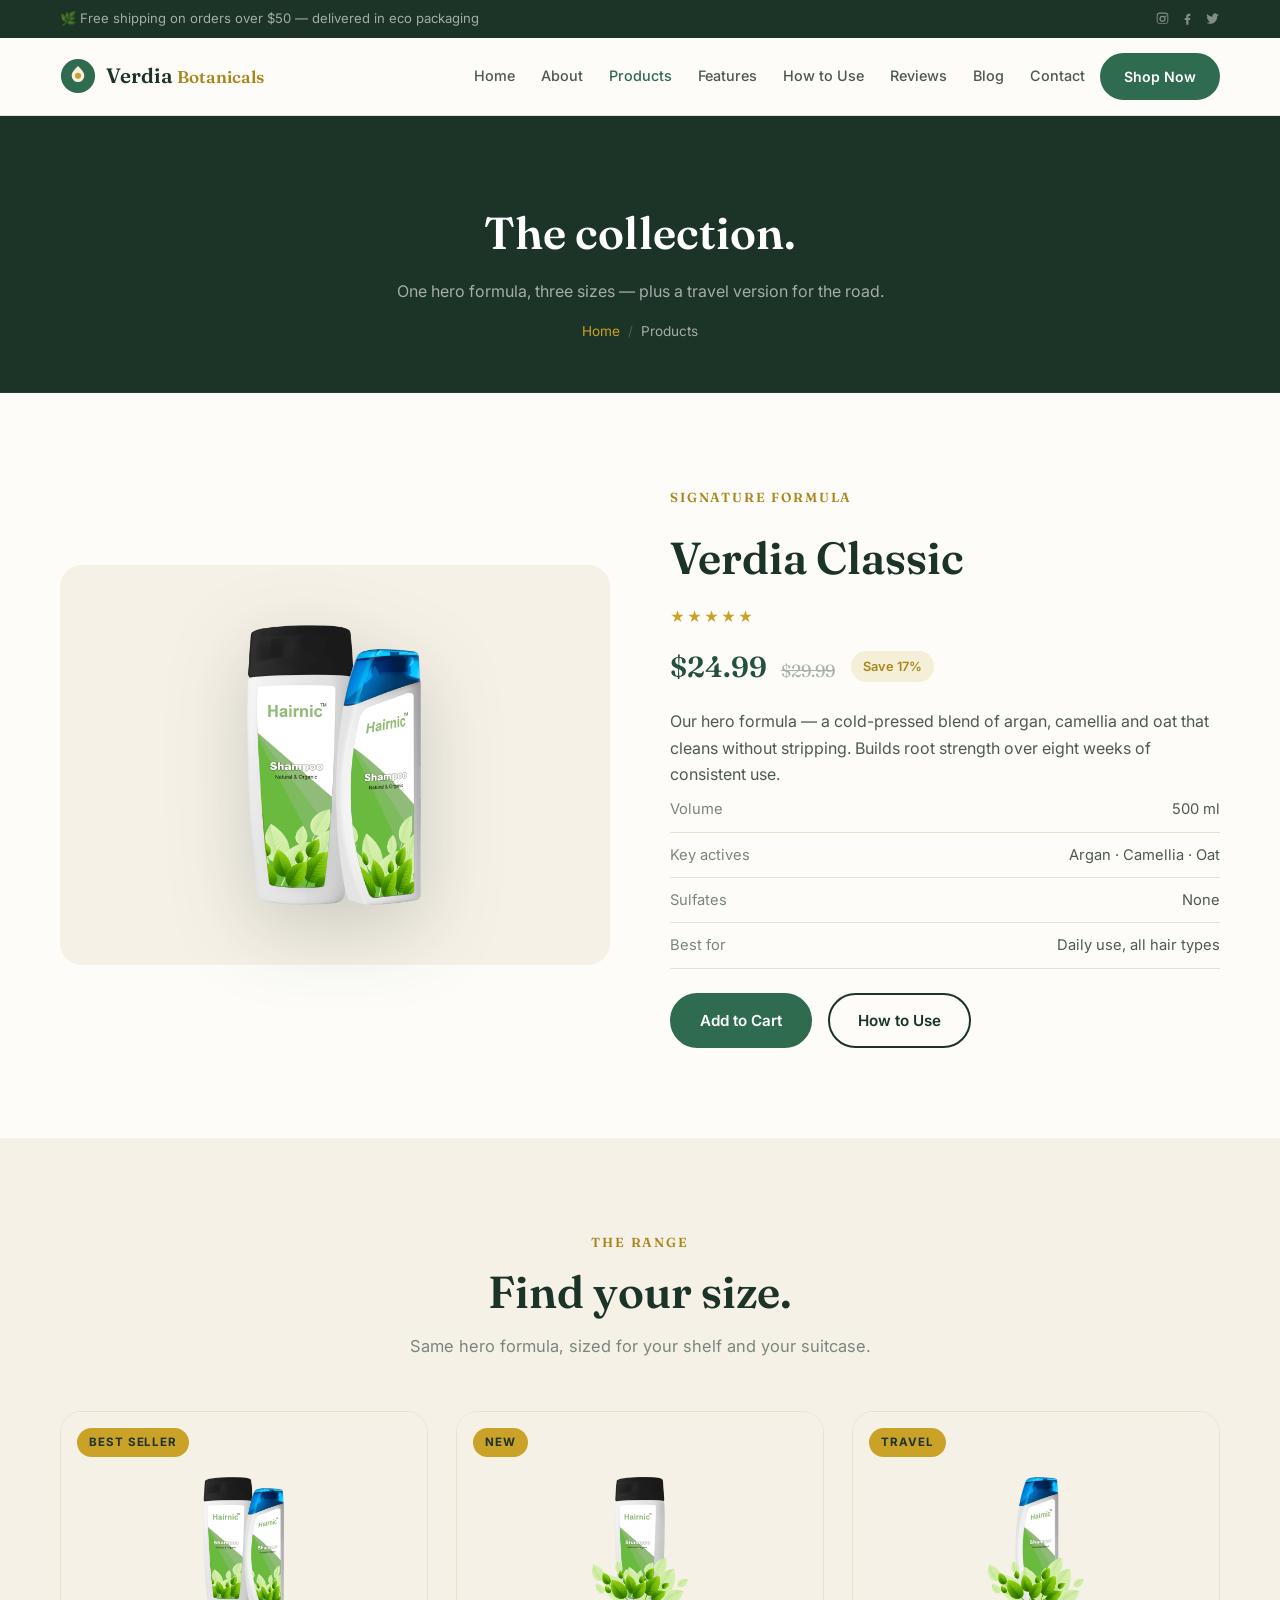
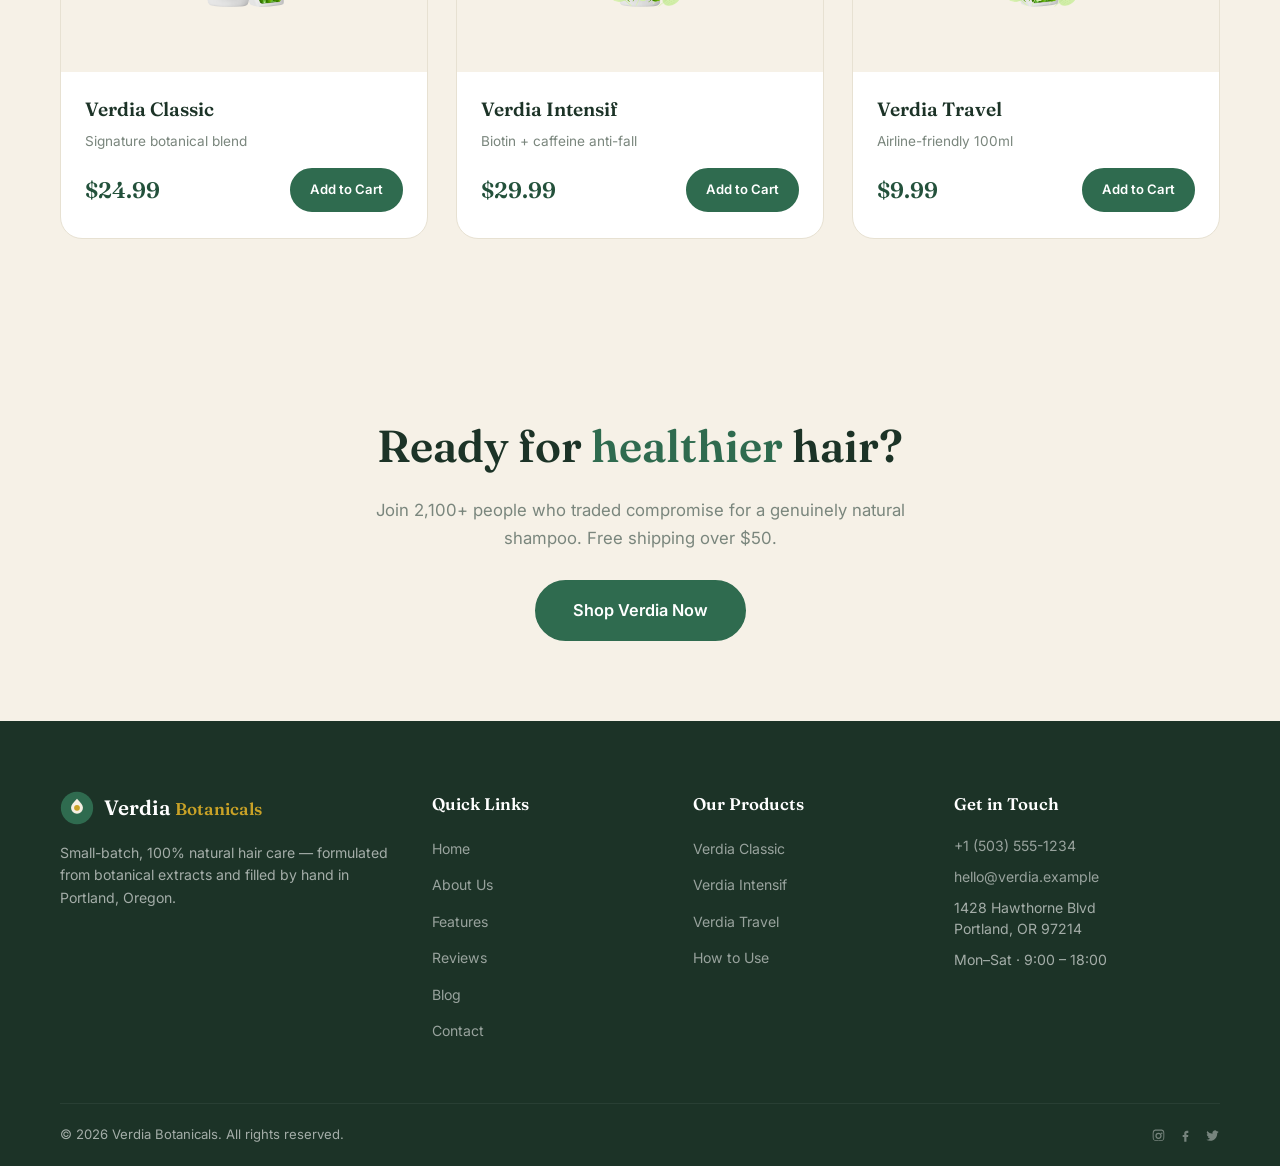
<file: product.html>
<!doctype html>
<html lang="en">
<head>
  <meta charset="utf-8">
  <meta name="viewport" content="width=device-width, initial-scale=1.0">
  <title>Products — Verdia Botanicals</title>
  <meta name="description" content="Shop Verdia Botanicals — a 100% natural shampoo collection: Classic, Intensif anti-hair-fall and Travel sizes.">
  <link rel="icon" href="data:image/svg+xml,%3Csvg xmlns='http://www.w3.org/2000/svg' viewBox='0 0 32 32'%3E%3Ccircle cx='16' cy='16' r='15' fill='%232f6b4f'/%3E%3Cpath d='M16 9c-4 4-6 6.5-6 9.5a6 6 0 0 0 12 0c0-3-2-5.5-6-9.5z' fill='%23f6efe2'/%3E%3Ccircle cx='16' cy='18.5' r='3' fill='%23c9a227'/%3E%3C/svg%3E">
  <link rel="preconnect" href="https://fonts.googleapis.com">
  <link rel="preconnect" href="https://fonts.gstatic.com" crossorigin>
  <link href="https://fonts.googleapis.com/css2?family=Fraunces:opsz,wght@9..144,400;9..144,500;9..144,600;9..144,700&family=Inter:wght@400;500;600;700&display=swap" rel="stylesheet">
  <link rel="stylesheet" href="assets/css/style.css">
</head>
<body>
  <a class="skip-link" href="#main">Skip to main content</a>

  <div class="topbar">
    <div class="container topbar-inner">
      <span class="topbar-note">🌿 Free shipping on orders over $50 — delivered in eco packaging</span>
      <div class="topbar-social">
        <a href="#" aria-label="Instagram"><svg viewBox="0 0 24 24" width="15" height="15" fill="currentColor"><path d="M12 2.2c2.7 0 3 0 4 .1 1 0 1.6.2 2.2.4.6.2 1.1.5 1.6 1 .5.5.8 1 1 1.6.2.6.4 1.2.4 2.2.1 1 .1 1.3.1 4s0 3-.1 4c0 1-.2 1.6-.4 2.2a4.3 4.3 0 0 1-1 1.6c-.5.5-1 .8-1.6 1-.6.2-1.2.4-2.2.4-1 .1-1.3.1-4 .1s-3 0-4-.1c-1 0-1.6-.2-2.2-.4a4.3 4.3 0 0 1-1.6-1c-.5-.5-.8-1-1-1.6-.2-.6-.4-1.2-.4-2.2-.1-1-.1-1.3-.1-4s0-3 .1-4c0-1 .2-1.6.4-2.2.2-.6.5-1.1 1-1.6.5-.5 1-.8 1.6-1 .6-.2 1.2-.4 2.2-.4 1-.1 1.3-.1 4-.1zm0 2c-2.7 0-3 0-4 .1-.9 0-1.4.2-1.7.3-.4.2-.7.4-1 .7-.3.3-.5.6-.7 1-.1.3-.3.8-.3 1.7-.1 1-.1 1.3-.1 4s0 3 .1 4c0 .9.2 1.4.3 1.7.2.4.4.7.7 1 .3.3.6.5 1 .7.3.1.8.3 1.7.3 1 .1 1.3.1 4 .1s3 0 4-.1c.9 0 1.4-.2 1.7-.3.4-.2.7-.4 1-.7.3-.3.5-.6.7-1 .1-.3.3-.8.3-1.7.1-1 .1-1.3.1-4s0-3-.1-4c0-.9-.2-1.4-.3-1.7a2.3 2.3 0 0 0-.7-1 2.3 2.3 0 0 0-1-.7c-.3-.1-.8-.3-1.7-.3-1-.1-1.3-.1-4-.1zm0 3.3a5 5 0 1 1 0 10 5 5 0 0 1 0-10zm0 2a3 3 0 1 0 0 6 3 3 0 0 0 0-6zm5.2-2.4a1.2 1.2 0 1 1 0 2.4 1.2 1.2 0 0 1 0-2.4z"/></svg></a>
        <a href="#" aria-label="Facebook"><svg viewBox="0 0 24 24" width="15" height="15" fill="currentColor"><path d="M14 8h2.5V4.5H14c-2.2 0-4 1.8-4 4V11H7.5v3.5H10V22h3.5v-7.5H16l.5-3.5h-3V8.5c0-.3.2-.5.5-.5z"/></svg></a>
        <a href="#" aria-label="Twitter"><svg viewBox="0 0 24 24" width="15" height="15" fill="currentColor"><path d="M22 5.9c-.7.3-1.5.6-2.3.7.8-.5 1.5-1.3 1.8-2.3-.8.5-1.7.8-2.6 1a4 4 0 0 0-6.9 3.7A11.5 11.5 0 0 1 3.5 4.8a4 4 0 0 0 1.2 5.4c-.6 0-1.3-.2-1.8-.5v.1a4 4 0 0 0 3.2 3.9c-.6.2-1.2.2-1.8.1a4 4 0 0 0 3.7 2.8A8 8 0 0 1 2 18.6a11.4 11.4 0 0 0 6.1 1.8c7.4 0 11.4-6.1 11.4-11.4v-.5c.8-.6 1.5-1.3 2.5-2.6z"/></svg></a>
      </div>
    </div>
  </div>

  <header class="header">
    <div class="container header-inner">
      <a href="index.html" class="logo" aria-label="Verdia Botanicals home">
        <svg viewBox="0 0 40 40" width="36" height="36" aria-hidden="true"><circle cx="20" cy="20" r="19" fill="#2f6b4f"/><path d="M20 9c-4.5 4.5-7 7.4-7 10.8a7 7 0 0 0 14 0c0-3.4-2.5-6.3-7-10.8z" fill="#f6efe2"/><circle cx="20" cy="19.8" r="3.4" fill="#c9a227"/></svg>
        <span class="logo-name">Verdia <em>Botanicals</em></span>
      </a>
      <button class="nav-toggle" aria-expanded="false" aria-controls="nav-links">
        <span></span><span></span><span></span>
      </button>
      <nav class="nav-links" id="nav-links" aria-label="Primary">
        <a class="nav-link" href="index.html">Home</a>
        <a class="nav-link" href="about.html">About</a>
        <a class="nav-link" href="product.html">Products</a>
        <a class="nav-link" href="feature.html">Features</a>
        <a class="nav-link" href="how-to-use.html">How to Use</a>
        <a class="nav-link" href="testimonial.html">Reviews</a>
        <a class="nav-link" href="blog.html">Blog</a>
        <a class="nav-link" href="contact.html">Contact</a>
        <a href="product.html" class="btn btn-cta">Shop Now</a>
      </nav>
    </div>
  </header>

  <main id="main">
    <section class="page-banner">
      <div class="container">
        <h1>The collection.</h1>
        <p>One hero formula, three sizes — plus a travel version for the road.</p>
        <nav class="breadcrumb" aria-label="Breadcrumb">
          <a href="index.html">Home</a><span class="sep">/</span><span class="current">Products</span>
        </nav>
      </div>
    </section>

    <section class="section">
      <div class="container">
        <div class="product-detail">
          <div class="product-detail-media reveal">
            <img src="assets/img/shampoo.png" alt="Verdia Classic shampoo 500ml bottle">
          </div>
          <div class="reveal">
            <p class="eyebrow">Signature formula</p>
            <h2>Verdia Classic</h2>
            <div class="stars" aria-label="5 out of 5 stars">★★★★★</div>
            <div class="price-row">
              <span class="price">$24.99 <span class="was">$29.99</span></span>
              <span class="savings">Save 17%</span>
            </div>
            <p>Our hero formula — a cold-pressed blend of argan, camellia and oat that cleans without stripping. Builds root strength over eight weeks of consistent use.</p>
            <ul class="detail-specs">
              <li><span>Volume</span> 500 ml</li>
              <li><span>Key actives</span> Argan · Camellia · Oat</li>
              <li><span>Sulfates</span> None</li>
              <li><span>Best for</span> Daily use, all hair types</li>
            </ul>
            <div class="split-actions">
              <a href="contact.html" class="btn btn-primary">Add to Cart</a>
              <a href="how-to-use.html" class="btn btn-ghost">How to Use</a>
            </div>
          </div>
        </div>
      </div>
    </section>

    <section class="section section-alt">
      <div class="container">
        <div class="section-head reveal">
          <p class="eyebrow">The range</p>
          <h2 class="section-title">Find your size.</h2>
          <p class="section-sub">Same hero formula, sized for your shelf and your suitcase.</p>
        </div>
        <div class="product-grid">
          <article class="product-card reveal">
            <div class="product-media">
              <img src="assets/img/shampoo.png" alt="Verdia classic shampoo 500ml" loading="lazy">
              <span class="product-badge">Best seller</span>
            </div>
            <div class="product-body">
              <h3>Verdia Classic</h3>
              <p>Signature botanical blend</p>
              <div class="product-foot">
                <span class="product-price">$24.99</span>
                <a href="product.html" class="btn btn-sm btn-primary">Add to Cart</a>
              </div>
            </div>
          </article>
          <article class="product-card reveal">
            <div class="product-media">
              <img src="assets/img/shampoo-1.png" alt="Verdia intensif shampoo for hair fall" loading="lazy">
              <span class="product-badge">New</span>
            </div>
            <div class="product-body">
              <h3>Verdia Intensif</h3>
              <p>Biotin + caffeine anti-fall</p>
              <div class="product-foot">
                <span class="product-price">$29.99</span>
                <a href="product.html" class="btn btn-sm btn-primary">Add to Cart</a>
              </div>
            </div>
          </article>
          <article class="product-card reveal">
            <div class="product-media">
              <img src="assets/img/shampoo-2.png" alt="Verdia travel shampoo 100ml" loading="lazy">
              <span class="product-badge">Travel</span>
            </div>
            <div class="product-body">
              <h3>Verdia Travel</h3>
              <p>Airline-friendly 100ml</p>
              <div class="product-foot">
                <span class="product-price">$9.99</span>
                <a href="product.html" class="btn btn-sm btn-primary">Add to Cart</a>
              </div>
            </div>
          </article>
        </div>
      </div>
    </section>
    <section class="cta-section">
      <div class="container cta-inner reveal">
        <h2>Ready for <em>healthier</em> hair?</h2>
        <p>Join 2,100+ people who traded compromise for a genuinely natural shampoo. Free shipping over $50.</p>
        <a href="product.html" class="btn btn-primary btn-lg">Shop Verdia Now</a>
      </div>
    </section>

  </main>
<footer class="footer">
    <div class="container">
      <div class="footer-grid">
        <div class="footer-brand">
          <a href="index.html" class="logo logo-light" aria-label="Verdia Botanicals home">
            <svg viewBox="0 0 40 40" width="34" height="34" aria-hidden="true"><circle cx="20" cy="20" r="19" fill="#2f6b4f"/><path d="M20 9c-4.5 4.5-7 7.4-7 10.8a7 7 0 0 0 14 0c0-3.4-2.5-6.3-7-10.8z" fill="#f6efe2"/><circle cx="20" cy="19.8" r="3.4" fill="#c9a227"/></svg>
            <span class="logo-name">Verdia <em>Botanicals</em></span>
          </a>
          <p>Small-batch, 100% natural hair care — formulated from botanical extracts and filled by hand in Portland, Oregon.</p>
        </div>
        <div class="footer-col">
          <h4>Quick Links</h4>
          <ul>
            <li><a href="index.html">Home</a></li>
            <li><a href="about.html">About Us</a></li>
            <li><a href="feature.html">Features</a></li>
            <li><a href="testimonial.html">Reviews</a></li>
            <li><a href="blog.html">Blog</a></li>
            <li><a href="contact.html">Contact</a></li>
          </ul>
        </div>
        <div class="footer-col">
          <h4>Our Products</h4>
          <ul>
            <li><a href="product.html">Verdia Classic</a></li>
            <li><a href="product.html">Verdia Intensif</a></li>
            <li><a href="product.html">Verdia Travel</a></li>
            <li><a href="how-to-use.html">How to Use</a></li>
          </ul>
        </div>
        <div class="footer-col footer-contact">
          <h4>Get in Touch</h4>
          <ul>
            <li><a href="tel:+15035551234">+1 (503) 555-1234</a></li>
            <li><a href="mailto:hello@verdia.example">hello@verdia.example</a></li>
            <li>1428 Hawthorne Blvd<br>Portland, OR 97214</li>
            <li>Mon–Sat · 9:00 – 18:00</li>
          </ul>
        </div>
      </div>
      <div class="footer-bottom">
        <p>© <span data-year>2026</span> Verdia Botanicals. All rights reserved.</p>
        <div class="footer-social">
          <a href="#" aria-label="Instagram"><svg viewBox="0 0 24 24" width="15" height="15" fill="currentColor"><path d="M12 2.2c2.7 0 3 0 4 .1 1 0 1.6.2 2.2.4.6.2 1.1.5 1.6 1 .5.5.8 1 1 1.6.2.6.4 1.2.4 2.2.1 1 .1 1.3.1 4s0 3-.1 4c0 1-.2 1.6-.4 2.2a4.3 4.3 0 0 1-1 1.6c-.5.5-1 .8-1.6 1-.6.2-1.2.4-2.2.4-1 .1-1.3.1-4 .1s-3 0-4-.1c-1 0-1.6-.2-2.2-.4a4.3 4.3 0 0 1-1.6-1c-.5-.5-.8-1-1-1.6-.2-.6-.4-1.2-.4-2.2-.1-1-.1-1.3-.1-4s0-3 .1-4c0-1 .2-1.6.4-2.2.2-.6.5-1.1 1-1.6.5-.5 1-.8 1.6-1 .6-.2 1.2-.4 2.2-.4 1-.1 1.3-.1 4-.1zm0 2c-2.7 0-3 0-4 .1-.9 0-1.4.2-1.7.3-.4.2-.7.4-1 .7-.3.3-.5.6-.7 1-.1.3-.3.8-.3 1.7-.1 1-.1 1.3-.1 4s0 3 .1 4c0 .9.2 1.4.3 1.7.2.4.4.7.7 1 .3.3.6.5 1 .7.3.1.8.3 1.7.3 1 .1 1.3.1 4 .1s3 0 4-.1c.9 0 1.4-.2 1.7-.3.4-.2.7-.4 1-.7.3-.3.5-.6.7-1 .1-.3.3-.8.3-1.7.1-1 .1-1.3.1-4s0-3-.1-4c0-.9-.2-1.4-.3-1.7a2.3 2.3 0 0 0-.7-1 2.3 2.3 0 0 0-1-.7c-.3-.1-.8-.3-1.7-.3-1-.1-1.3-.1-4-.1zm0 3.3a5 5 0 1 1 0 10 5 5 0 0 1 0-10zm0 2a3 3 0 1 0 0 6 3 3 0 0 0 0-6zm5.2-2.4a1.2 1.2 0 1 1 0 2.4 1.2 1.2 0 0 1 0-2.4z"/></svg></a>
          <a href="#" aria-label="Facebook"><svg viewBox="0 0 24 24" width="15" height="15" fill="currentColor"><path d="M14 8h2.5V4.5H14c-2.2 0-4 1.8-4 4V11H7.5v3.5H10V22h3.5v-7.5H16l.5-3.5h-3V8.5c0-.3.2-.5.5-.5z"/></svg></a>
          <a href="#" aria-label="Twitter"><svg viewBox="0 0 24 24" width="15" height="15" fill="currentColor"><path d="M22 5.9c-.7.3-1.5.6-2.3.7.8-.5 1.5-1.3 1.8-2.3-.8.5-1.7.8-2.6 1a4 4 0 0 0-6.9 3.7A11.5 11.5 0 0 1 3.5 4.8a4 4 0 0 0 1.2 5.4c-.6 0-1.3-.2-1.8-.5v.1a4 4 0 0 0 3.2 3.9c-.6.2-1.2.2-1.8.1a4 4 0 0 0 3.7 2.8A8 8 0 0 1 2 18.6a11.4 11.4 0 0 0 6.1 1.8c7.4 0 11.4-6.1 11.4-11.4v-.5c.8-.6 1.5-1.3 2.5-2.6z"/></svg></a>
        </div>
      </div>
    </div>
  </footer>

  <button class="back-to-top" aria-label="Back to top">↑</button>
  <script src="assets/js/main.js"></script>
</body>
</html>
</file>
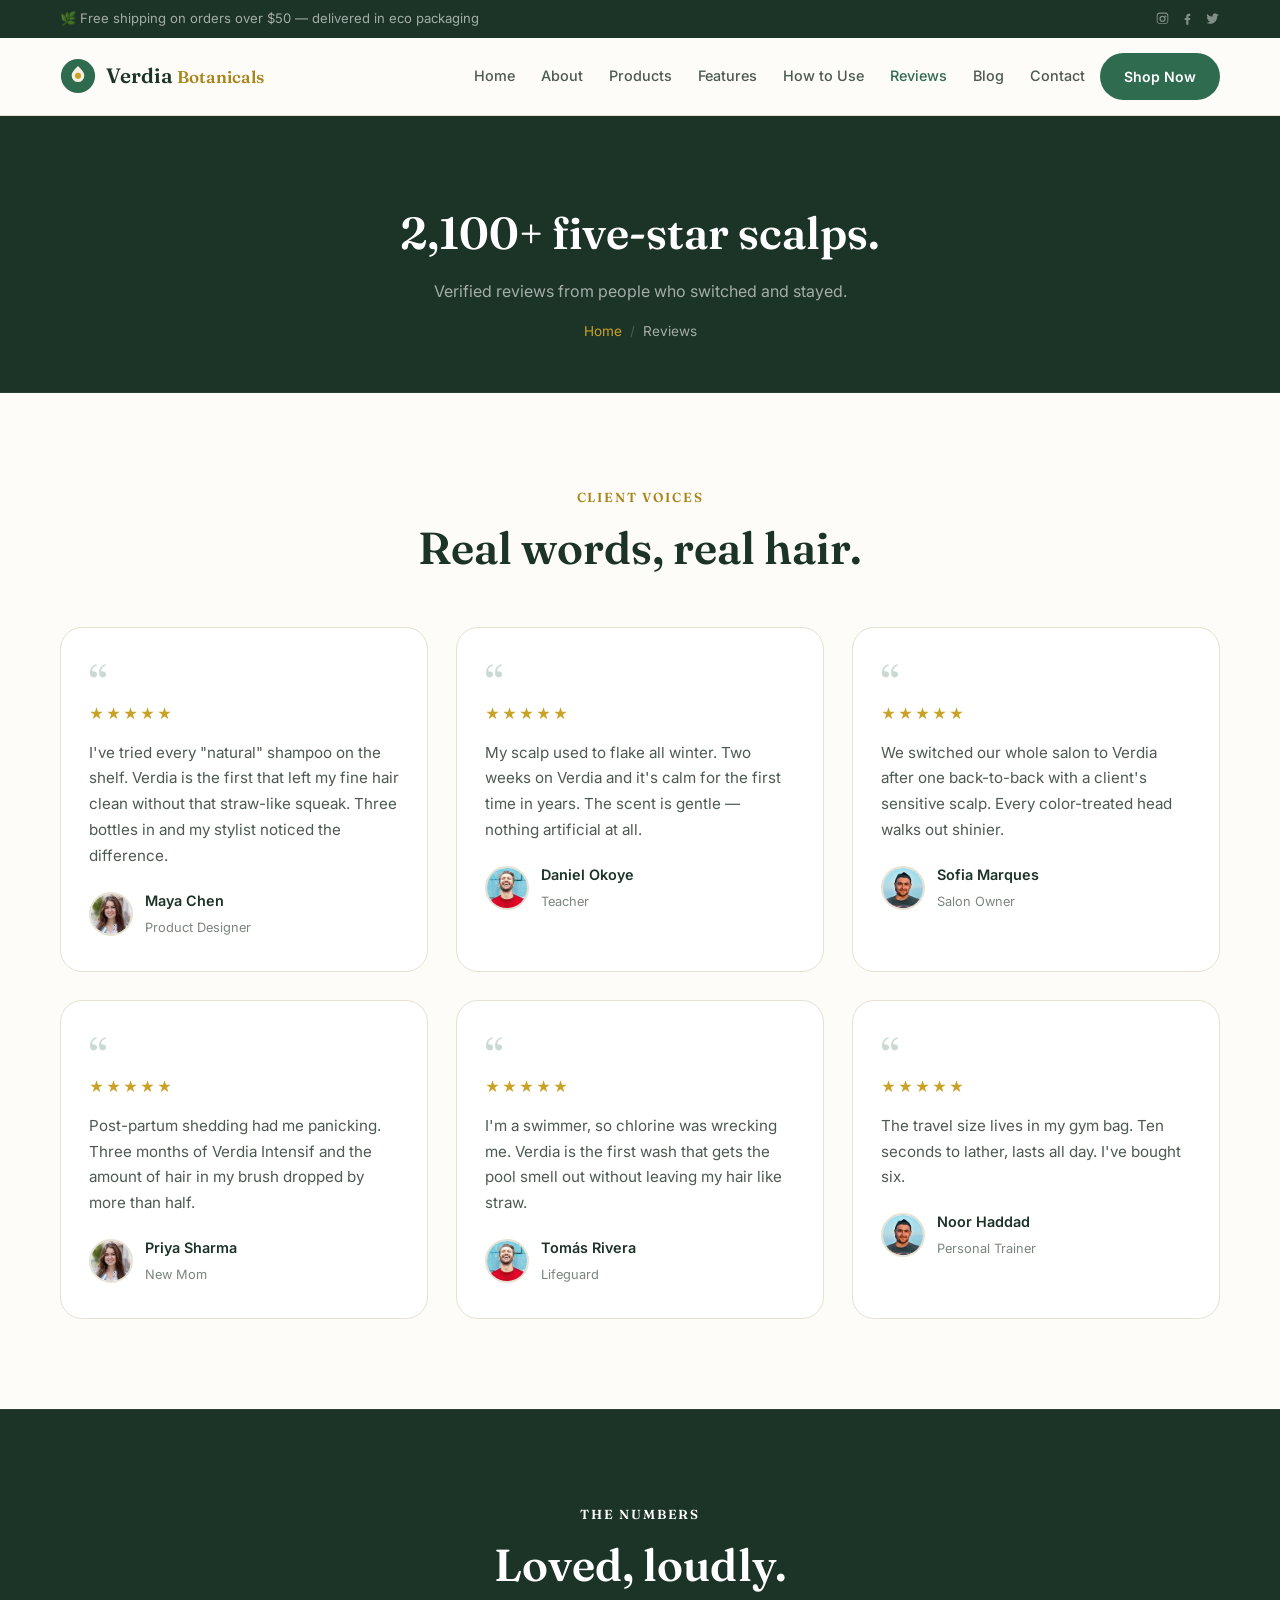
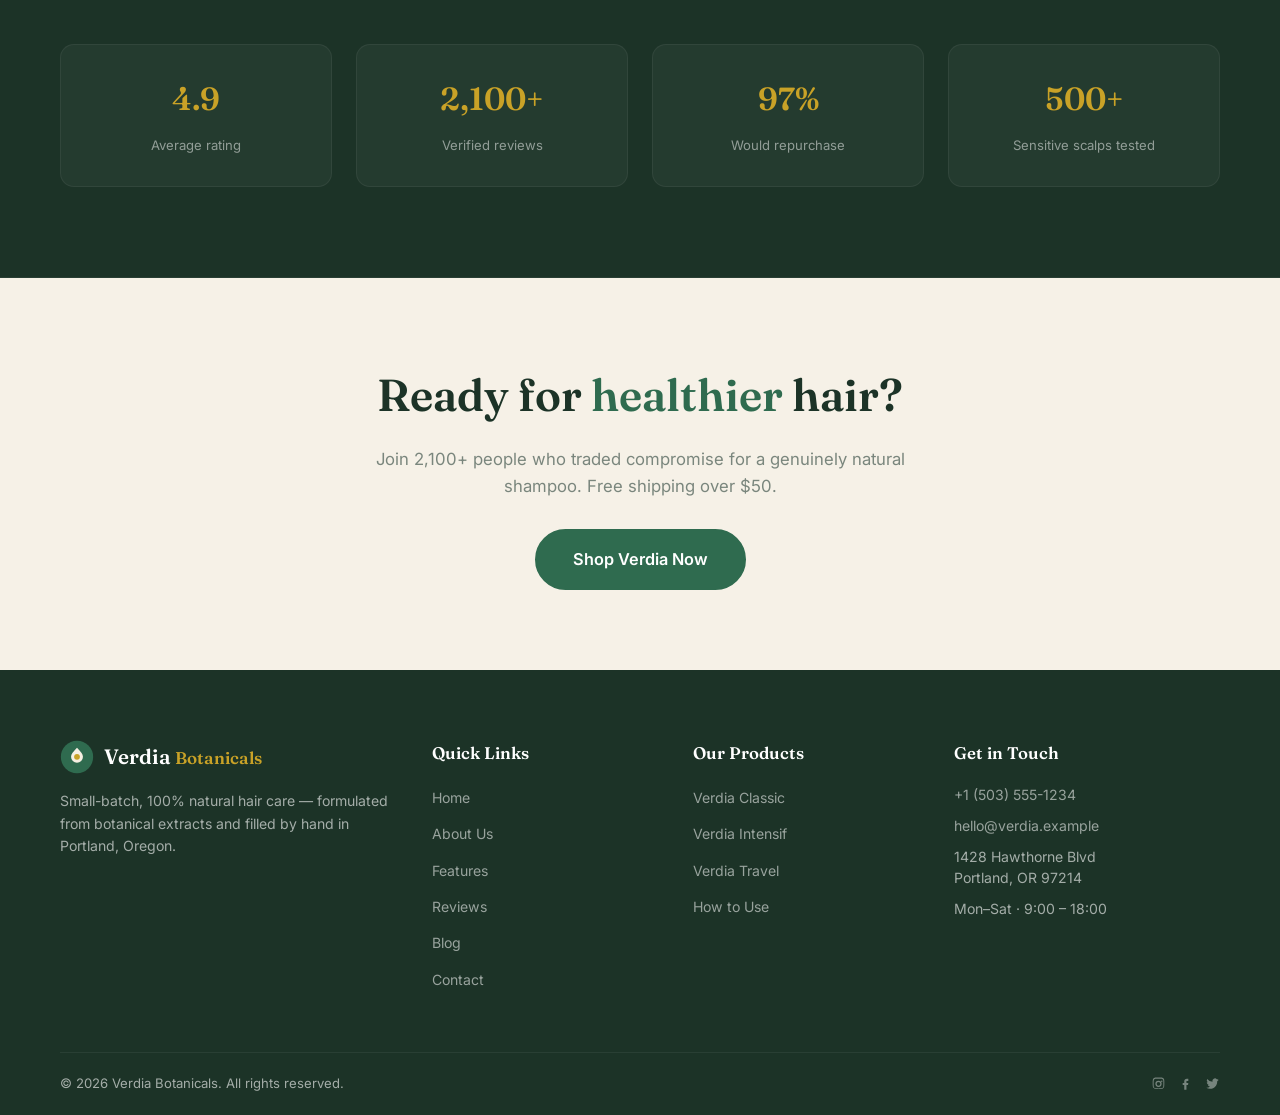
<file: testimonial.html>
<!doctype html>
<html lang="en">
<head>
  <meta charset="utf-8">
  <meta name="viewport" content="width=device-width, initial-scale=1.0">
  <title>Reviews — Verdia Botanicals</title>
  <meta name="description" content="2,100+ verified five-star reviews for Verdia Botanicals natural shampoo. Real words from real, happier scalps.">
  <link rel="icon" href="data:image/svg+xml,%3Csvg xmlns='http://www.w3.org/2000/svg' viewBox='0 0 32 32'%3E%3Ccircle cx='16' cy='16' r='15' fill='%232f6b4f'/%3E%3Cpath d='M16 9c-4 4-6 6.5-6 9.5a6 6 0 0 0 12 0c0-3-2-5.5-6-9.5z' fill='%23f6efe2'/%3E%3Ccircle cx='16' cy='18.5' r='3' fill='%23c9a227'/%3E%3C/svg%3E">
  <link rel="preconnect" href="https://fonts.googleapis.com">
  <link rel="preconnect" href="https://fonts.gstatic.com" crossorigin>
  <link href="https://fonts.googleapis.com/css2?family=Fraunces:opsz,wght@9..144,400;9..144,500;9..144,600;9..144,700&family=Inter:wght@400;500;600;700&display=swap" rel="stylesheet">
  <link rel="stylesheet" href="assets/css/style.css">
</head>
<body>
  <a class="skip-link" href="#main">Skip to main content</a>

  <div class="topbar">
    <div class="container topbar-inner">
      <span class="topbar-note">🌿 Free shipping on orders over $50 — delivered in eco packaging</span>
      <div class="topbar-social">
        <a href="#" aria-label="Instagram"><svg viewBox="0 0 24 24" width="15" height="15" fill="currentColor"><path d="M12 2.2c2.7 0 3 0 4 .1 1 0 1.6.2 2.2.4.6.2 1.1.5 1.6 1 .5.5.8 1 1 1.6.2.6.4 1.2.4 2.2.1 1 .1 1.3.1 4s0 3-.1 4c0 1-.2 1.6-.4 2.2a4.3 4.3 0 0 1-1 1.6c-.5.5-1 .8-1.6 1-.6.2-1.2.4-2.2.4-1 .1-1.3.1-4 .1s-3 0-4-.1c-1 0-1.6-.2-2.2-.4a4.3 4.3 0 0 1-1.6-1c-.5-.5-.8-1-1-1.6-.2-.6-.4-1.2-.4-2.2-.1-1-.1-1.3-.1-4s0-3 .1-4c0-1 .2-1.6.4-2.2.2-.6.5-1.1 1-1.6.5-.5 1-.8 1.6-1 .6-.2 1.2-.4 2.2-.4 1-.1 1.3-.1 4-.1zm0 2c-2.7 0-3 0-4 .1-.9 0-1.4.2-1.7.3-.4.2-.7.4-1 .7-.3.3-.5.6-.7 1-.1.3-.3.8-.3 1.7-.1 1-.1 1.3-.1 4s0 3 .1 4c0 .9.2 1.4.3 1.7.2.4.4.7.7 1 .3.3.6.5 1 .7.3.1.8.3 1.7.3 1 .1 1.3.1 4 .1s3 0 4-.1c.9 0 1.4-.2 1.7-.3.4-.2.7-.4 1-.7.3-.3.5-.6.7-1 .1-.3.3-.8.3-1.7.1-1 .1-1.3.1-4s0-3-.1-4c0-.9-.2-1.4-.3-1.7a2.3 2.3 0 0 0-.7-1 2.3 2.3 0 0 0-1-.7c-.3-.1-.8-.3-1.7-.3-1-.1-1.3-.1-4-.1zm0 3.3a5 5 0 1 1 0 10 5 5 0 0 1 0-10zm0 2a3 3 0 1 0 0 6 3 3 0 0 0 0-6zm5.2-2.4a1.2 1.2 0 1 1 0 2.4 1.2 1.2 0 0 1 0-2.4z"/></svg></a>
        <a href="#" aria-label="Facebook"><svg viewBox="0 0 24 24" width="15" height="15" fill="currentColor"><path d="M14 8h2.5V4.5H14c-2.2 0-4 1.8-4 4V11H7.5v3.5H10V22h3.5v-7.5H16l.5-3.5h-3V8.5c0-.3.2-.5.5-.5z"/></svg></a>
        <a href="#" aria-label="Twitter"><svg viewBox="0 0 24 24" width="15" height="15" fill="currentColor"><path d="M22 5.9c-.7.3-1.5.6-2.3.7.8-.5 1.5-1.3 1.8-2.3-.8.5-1.7.8-2.6 1a4 4 0 0 0-6.9 3.7A11.5 11.5 0 0 1 3.5 4.8a4 4 0 0 0 1.2 5.4c-.6 0-1.3-.2-1.8-.5v.1a4 4 0 0 0 3.2 3.9c-.6.2-1.2.2-1.8.1a4 4 0 0 0 3.7 2.8A8 8 0 0 1 2 18.6a11.4 11.4 0 0 0 6.1 1.8c7.4 0 11.4-6.1 11.4-11.4v-.5c.8-.6 1.5-1.3 2.5-2.6z"/></svg></a>
      </div>
    </div>
  </div>

  <header class="header">
    <div class="container header-inner">
      <a href="index.html" class="logo" aria-label="Verdia Botanicals home">
        <svg viewBox="0 0 40 40" width="36" height="36" aria-hidden="true"><circle cx="20" cy="20" r="19" fill="#2f6b4f"/><path d="M20 9c-4.5 4.5-7 7.4-7 10.8a7 7 0 0 0 14 0c0-3.4-2.5-6.3-7-10.8z" fill="#f6efe2"/><circle cx="20" cy="19.8" r="3.4" fill="#c9a227"/></svg>
        <span class="logo-name">Verdia <em>Botanicals</em></span>
      </a>
      <button class="nav-toggle" aria-expanded="false" aria-controls="nav-links">
        <span></span><span></span><span></span>
      </button>
      <nav class="nav-links" id="nav-links" aria-label="Primary">
        <a class="nav-link" href="index.html">Home</a>
        <a class="nav-link" href="about.html">About</a>
        <a class="nav-link" href="product.html">Products</a>
        <a class="nav-link" href="feature.html">Features</a>
        <a class="nav-link" href="how-to-use.html">How to Use</a>
        <a class="nav-link" href="testimonial.html">Reviews</a>
        <a class="nav-link" href="blog.html">Blog</a>
        <a class="nav-link" href="contact.html">Contact</a>
        <a href="product.html" class="btn btn-cta">Shop Now</a>
      </nav>
    </div>
  </header>

  <main id="main">
    <section class="page-banner">
      <div class="container">
        <h1>2,100+ five-star scalps.</h1>
        <p>Verified reviews from people who switched and stayed.</p>
        <nav class="breadcrumb" aria-label="Breadcrumb">
          <a href="index.html">Home</a><span class="sep">/</span><span class="current">Reviews</span>
        </nav>
      </div>
    </section>

    <section class="section">
      <div class="container">
        <div class="section-head reveal">
          <p class="eyebrow">Client voices</p>
          <h2 class="section-title">Real words, real hair.</h2>
        </div>
        <div class="review-grid">
          <article class="testimonial-card reveal">
            <span class="quote-mark">“</span>
            <div class="stars" aria-label="5 out of 5 stars">★★★★★</div>
            <p>I've tried every "natural" shampoo on the shelf. Verdia is the first that left my fine hair clean without that straw-like squeak. Three bottles in and my stylist noticed the difference.</p>
            <div class="testimonial-author">
              <img src="assets/img/testimonial-1.jpg" alt="Portrait of Maya Chen" class="avatar" loading="lazy">
              <div><strong>Maya Chen</strong><span>Product Designer</span></div>
            </div>
          </article>
          <article class="testimonial-card reveal">
            <span class="quote-mark">“</span>
            <div class="stars" aria-label="5 out of 5 stars">★★★★★</div>
            <p>My scalp used to flake all winter. Two weeks on Verdia and it's calm for the first time in years. The scent is gentle — nothing artificial at all.</p>
            <div class="testimonial-author">
              <img src="assets/img/testimonial-2.jpg" alt="Portrait of Daniel Okoye" class="avatar" loading="lazy">
              <div><strong>Daniel Okoye</strong><span>Teacher</span></div>
            </div>
          </article>
          <article class="testimonial-card reveal">
            <span class="quote-mark">“</span>
            <div class="stars" aria-label="5 out of 5 stars">★★★★★</div>
            <p>We switched our whole salon to Verdia after one back-to-back with a client's sensitive scalp. Every color-treated head walks out shinier.</p>
            <div class="testimonial-author">
              <img src="assets/img/testimonial-3.jpg" alt="Portrait of Sofia Marques" class="avatar" loading="lazy">
              <div><strong>Sofia Marques</strong><span>Salon Owner</span></div>
            </div>
          </article>
          <article class="testimonial-card reveal">
            <span class="quote-mark">“</span>
            <div class="stars" aria-label="5 out of 5 stars">★★★★★</div>
            <p>Post-partum shedding had me panicking. Three months of Verdia Intensif and the amount of hair in my brush dropped by more than half.</p>
            <div class="testimonial-author">
              <img src="assets/img/testimonial-1.jpg" alt="Portrait of Priya Sharma" class="avatar" loading="lazy">
              <div><strong>Priya Sharma</strong><span>New Mom</span></div>
            </div>
          </article>
          <article class="testimonial-card reveal">
            <span class="quote-mark">“</span>
            <div class="stars" aria-label="5 out of 5 stars">★★★★★</div>
            <p>I'm a swimmer, so chlorine was wrecking me. Verdia is the first wash that gets the pool smell out without leaving my hair like straw.</p>
            <div class="testimonial-author">
              <img src="assets/img/testimonial-2.jpg" alt="Portrait of Tomás Rivera" class="avatar" loading="lazy">
              <div><strong>Tomás Rivera</strong><span>Lifeguard</span></div>
            </div>
          </article>
          <article class="testimonial-card reveal">
            <span class="quote-mark">“</span>
            <div class="stars" aria-label="5 out of 5 stars">★★★★★</div>
            <p>The travel size lives in my gym bag. Ten seconds to lather, lasts all day. I've bought six.</p>
            <div class="testimonial-author">
              <img src="assets/img/testimonial-3.jpg" alt="Portrait of Noor Haddad" class="avatar" loading="lazy">
              <div><strong>Noor Haddad</strong><span>Personal Trainer</span></div>
            </div>
          </article>
        </div>
      </div>
    </section>

    <section class="section section-dark">
      <div class="container">
        <div class="section-head light reveal">
          <p class="eyebrow">The numbers</p>
          <h2 class="section-title">Loved, loudly.</h2>
        </div>
        <div class="stat-band">
          <div class="stat-card reveal"><strong>4.9</strong><span>Average rating</span></div>
          <div class="stat-card reveal"><strong>2,100+</strong><span>Verified reviews</span></div>
          <div class="stat-card reveal"><strong>97%</strong><span>Would repurchase</span></div>
          <div class="stat-card reveal"><strong>500+</strong><span>Sensitive scalps tested</span></div>
        </div>
      </div>
    </section>
    <section class="cta-section">
      <div class="container cta-inner reveal">
        <h2>Ready for <em>healthier</em> hair?</h2>
        <p>Join 2,100+ people who traded compromise for a genuinely natural shampoo. Free shipping over $50.</p>
        <a href="product.html" class="btn btn-primary btn-lg">Shop Verdia Now</a>
      </div>
    </section>

  </main>
<footer class="footer">
    <div class="container">
      <div class="footer-grid">
        <div class="footer-brand">
          <a href="index.html" class="logo logo-light" aria-label="Verdia Botanicals home">
            <svg viewBox="0 0 40 40" width="34" height="34" aria-hidden="true"><circle cx="20" cy="20" r="19" fill="#2f6b4f"/><path d="M20 9c-4.5 4.5-7 7.4-7 10.8a7 7 0 0 0 14 0c0-3.4-2.5-6.3-7-10.8z" fill="#f6efe2"/><circle cx="20" cy="19.8" r="3.4" fill="#c9a227"/></svg>
            <span class="logo-name">Verdia <em>Botanicals</em></span>
          </a>
          <p>Small-batch, 100% natural hair care — formulated from botanical extracts and filled by hand in Portland, Oregon.</p>
        </div>
        <div class="footer-col">
          <h4>Quick Links</h4>
          <ul>
            <li><a href="index.html">Home</a></li>
            <li><a href="about.html">About Us</a></li>
            <li><a href="feature.html">Features</a></li>
            <li><a href="testimonial.html">Reviews</a></li>
            <li><a href="blog.html">Blog</a></li>
            <li><a href="contact.html">Contact</a></li>
          </ul>
        </div>
        <div class="footer-col">
          <h4>Our Products</h4>
          <ul>
            <li><a href="product.html">Verdia Classic</a></li>
            <li><a href="product.html">Verdia Intensif</a></li>
            <li><a href="product.html">Verdia Travel</a></li>
            <li><a href="how-to-use.html">How to Use</a></li>
          </ul>
        </div>
        <div class="footer-col footer-contact">
          <h4>Get in Touch</h4>
          <ul>
            <li><a href="tel:+15035551234">+1 (503) 555-1234</a></li>
            <li><a href="mailto:hello@verdia.example">hello@verdia.example</a></li>
            <li>1428 Hawthorne Blvd<br>Portland, OR 97214</li>
            <li>Mon–Sat · 9:00 – 18:00</li>
          </ul>
        </div>
      </div>
      <div class="footer-bottom">
        <p>© <span data-year>2026</span> Verdia Botanicals. All rights reserved.</p>
        <div class="footer-social">
          <a href="#" aria-label="Instagram"><svg viewBox="0 0 24 24" width="15" height="15" fill="currentColor"><path d="M12 2.2c2.7 0 3 0 4 .1 1 0 1.6.2 2.2.4.6.2 1.1.5 1.6 1 .5.5.8 1 1 1.6.2.6.4 1.2.4 2.2.1 1 .1 1.3.1 4s0 3-.1 4c0 1-.2 1.6-.4 2.2a4.3 4.3 0 0 1-1 1.6c-.5.5-1 .8-1.6 1-.6.2-1.2.4-2.2.4-1 .1-1.3.1-4 .1s-3 0-4-.1c-1 0-1.6-.2-2.2-.4a4.3 4.3 0 0 1-1.6-1c-.5-.5-.8-1-1-1.6-.2-.6-.4-1.2-.4-2.2-.1-1-.1-1.3-.1-4s0-3 .1-4c0-1 .2-1.6.4-2.2.2-.6.5-1.1 1-1.6.5-.5 1-.8 1.6-1 .6-.2 1.2-.4 2.2-.4 1-.1 1.3-.1 4-.1zm0 2c-2.7 0-3 0-4 .1-.9 0-1.4.2-1.7.3-.4.2-.7.4-1 .7-.3.3-.5.6-.7 1-.1.3-.3.8-.3 1.7-.1 1-.1 1.3-.1 4s0 3 .1 4c0 .9.2 1.4.3 1.7.2.4.4.7.7 1 .3.3.6.5 1 .7.3.1.8.3 1.7.3 1 .1 1.3.1 4 .1s3 0 4-.1c.9 0 1.4-.2 1.7-.3.4-.2.7-.4 1-.7.3-.3.5-.6.7-1 .1-.3.3-.8.3-1.7.1-1 .1-1.3.1-4s0-3-.1-4c0-.9-.2-1.4-.3-1.7a2.3 2.3 0 0 0-.7-1 2.3 2.3 0 0 0-1-.7c-.3-.1-.8-.3-1.7-.3-1-.1-1.3-.1-4-.1zm0 3.3a5 5 0 1 1 0 10 5 5 0 0 1 0-10zm0 2a3 3 0 1 0 0 6 3 3 0 0 0 0-6zm5.2-2.4a1.2 1.2 0 1 1 0 2.4 1.2 1.2 0 0 1 0-2.4z"/></svg></a>
          <a href="#" aria-label="Facebook"><svg viewBox="0 0 24 24" width="15" height="15" fill="currentColor"><path d="M14 8h2.5V4.5H14c-2.2 0-4 1.8-4 4V11H7.5v3.5H10V22h3.5v-7.5H16l.5-3.5h-3V8.5c0-.3.2-.5.5-.5z"/></svg></a>
          <a href="#" aria-label="Twitter"><svg viewBox="0 0 24 24" width="15" height="15" fill="currentColor"><path d="M22 5.9c-.7.3-1.5.6-2.3.7.8-.5 1.5-1.3 1.8-2.3-.8.5-1.7.8-2.6 1a4 4 0 0 0-6.9 3.7A11.5 11.5 0 0 1 3.5 4.8a4 4 0 0 0 1.2 5.4c-.6 0-1.3-.2-1.8-.5v.1a4 4 0 0 0 3.2 3.9c-.6.2-1.2.2-1.8.1a4 4 0 0 0 3.7 2.8A8 8 0 0 1 2 18.6a11.4 11.4 0 0 0 6.1 1.8c7.4 0 11.4-6.1 11.4-11.4v-.5c.8-.6 1.5-1.3 2.5-2.6z"/></svg></a>
        </div>
      </div>
    </div>
  </footer>

  <button class="back-to-top" aria-label="Back to top">↑</button>
  <script src="assets/js/main.js"></script>
</body>
</html>
</file>
<file: assets/css/style.css>
/* ===== Verdia Botanicals — Design System ===== */

/* --- Tokens --- */
:root {
  --clr-bg: #fdfcf8;
  --clr-bg-alt: #f6f1e7;
  --clr-dark: #1c3327;
  --clr-dark-2: #24402f;
  --clr-dark-3: #2f5040;
  --clr-primary: #2f6b4f;
  --clr-primary-deep: #23513b;
  --clr-accent: #c9a227;
  --clr-accent-deep: #a9861d;
  --clr-ink: #1c3327;
  --clr-text: #4d5a52;
  --clr-text-light: #7a867d;
  --clr-muted: #a6b1a8;
  --clr-line: #e7e1d2;
  --font-display: 'Fraunces', serif;
  --font-body: 'Inter', sans-serif;
  --container: 1200px;
  --radius: 14px;
  --radius-lg: 22px;
  --header-h: 78px;
  --transition: 0.3s ease;
}
*, *::before, *::after { box-sizing: border-box; margin: 0; padding: 0; }
html { scroll-behavior: smooth; }
body {
  font-family: var(--font-body);
  font-size: 1rem;
  line-height: 1.65;
  color: var(--clr-text);
  background: var(--clr-bg);
  overflow-x: hidden;
  -webkit-font-smoothing: antialiased;
}
img { max-width: 100%; height: auto; display: block; }
a { color: var(--clr-primary-deep); text-decoration: none; transition: color var(--transition); }
a:hover { color: var(--clr-primary); }
ul { list-style: none; }
.container {
  max-width: var(--container);
  margin: 0 auto;
  padding: 0 20px;
}
.sr-only { position: absolute; width: 1px; height: 1px; overflow: hidden; clip: rect(0 0 0 0); white-space: nowrap; }

/* --- Skip-link --- */
.skip-link {
  position: absolute;
  top: -100%;
  left: 0;
  z-index: 1000;
  background: var(--clr-primary);
  color: #fff;
  padding: 10px 20px;
  font-weight: 600;
}
.skip-link:focus { top: 0; }

/* --- Topbar --- */
.topbar {
  background: var(--clr-dark);
  color: rgba(255,255,255,0.65);
  font-size: 0.82rem;
  padding: 8px 0;
  display: none;
}
.topbar-inner {
  display: flex;
  justify-content: space-between;
  align-items: center;
  gap: 20px;
}
.topbar-note { color: rgba(255,255,255,0.6); }
.topbar-social { display: flex; gap: 10px; }
.topbar-social a { color: rgba(255,255,255,0.45); display: flex; }
.topbar-social a:hover { color: var(--clr-accent); }
@media (min-width: 768px) { .topbar { display: block; } }

/* --- Header / Nav --- */
.header {
  position: sticky;
  top: 0;
  z-index: 100;
  background: rgba(253,252,248,0.95);
  backdrop-filter: blur(10px);
  -webkit-backdrop-filter: blur(10px);
  border-bottom: 1px solid var(--clr-line);
  height: var(--header-h);
}
.header-inner {
  display: flex;
  justify-content: space-between;
  align-items: center;
  height: 100%;
}
.logo {
  display: flex;
  align-items: center;
  gap: 10px;
  color: var(--clr-ink);
  font-family: var(--font-display);
  font-weight: 600;
  font-size: 1.3rem;
}
.logo:hover { color: var(--clr-ink); }
.logo-name em { color: var(--clr-accent-deep); font-style: normal; font-size: 0.82em; }
.logo-light .logo-name { color: #fff; }
.logo-light .logo-name em { color: var(--clr-accent); }
.nav-toggle {
  display: flex;
  flex-direction: column;
  gap: 5px;
  background: none;
  border: none;
  cursor: pointer;
  padding: 5px;
}
.nav-toggle span {
  display: block;
  width: 24px;
  height: 2.5px;
  background: var(--clr-ink);
  border-radius: 2px;
  transition: transform var(--transition), opacity var(--transition);
}
.nav-links {
  display: none;
  position: absolute;
  top: var(--header-h);
  left: 0;
  right: 0;
  background: var(--clr-bg);
  border-bottom: 1px solid var(--clr-line);
  flex-direction: column;
  padding: 10px 0;
  box-shadow: 0 4px 20px rgba(0,0,0,0.08);
}
.nav-links.open { display: flex; }
.nav-link {
  padding: 10px 24px;
  color: var(--clr-text);
  font-weight: 500;
  font-size: 0.95rem;
  transition: color var(--transition);
}
.nav-link:hover,
.nav-link.active { color: var(--clr-primary); }
.nav-toggle[aria-expanded="true"] span:nth-child(1) { transform: rotate(45deg) translate(5px,5px); }
.nav-toggle[aria-expanded="true"] span:nth-child(2) { opacity: 0; }
.nav-toggle[aria-expanded="true"] span:nth-child(3) { transform: rotate(-45deg) translate(5px,-5px); }
@media (min-width: 992px) {
  .nav-toggle { display: none; }
  .nav-links {
    display: flex;
    position: static;
    flex-direction: row;
    align-items: center;
    gap: 4px;
    background: none;
    border: none;
    box-shadow: none;
    padding: 0;
  }
  .nav-link { padding: 8px 11px; font-size: 0.9rem; }
}

/* --- Buttons --- */
.btn {
  display: inline-flex;
  align-items: center;
  justify-content: center;
  gap: 8px;
  font-family: var(--font-body);
  font-weight: 600;
  font-size: 0.95rem;
  padding: 13px 28px;
  border-radius: 50px;
  border: 2px solid transparent;
  cursor: pointer;
  transition: all var(--transition);
  white-space: nowrap;
}
.btn-primary {
  background: var(--clr-primary);
  color: #fff;
  border-color: var(--clr-primary);
}
.btn-primary:hover { background: var(--clr-primary-deep); border-color: var(--clr-primary-deep); color: #fff; }
.btn-accent {
  background: var(--clr-accent);
  color: var(--clr-dark);
  border-color: var(--clr-accent);
}
.btn-accent:hover { background: var(--clr-accent-deep); border-color: var(--clr-accent-deep); color: #fff; }
.btn-ghost {
  background: transparent;
  color: var(--clr-dark);
  border-color: var(--clr-dark);
}
.btn-ghost:hover { background: var(--clr-dark); color: #fff; }
.btn-cta {
  background: var(--clr-primary);
  color: #fff;
  padding: 10px 22px;
  font-size: 0.88rem;
}
.btn-cta:hover { background: var(--clr-primary-deep); color: #fff; }
.btn-link {
  background: none;
  color: var(--clr-primary-deep);
  padding: 0;
  font-weight: 600;
  border: none;
  font-size: 0.95rem;
}
.btn-link:hover { color: var(--clr-primary); }
.btn-sm { padding: 9px 18px; font-size: 0.82rem; }
.btn-lg { padding: 15px 36px; font-size: 1.02rem; }

/* --- Hero --- */
.hero {
  position: relative;
  min-height: 88vh;
  display: flex;
  align-items: center;
  overflow: hidden;
  padding: 100px 0 70px;
  background: var(--clr-bg-alt);
}
.hero-bg {
  position: absolute;
  inset: 0;
  z-index: 0;
}
.hero-bg img {
  width: 100%;
  height: 100%;
  object-fit: cover;
  opacity: 0.18;
}
.hero-inner {
  position: relative;
  z-index: 2;
  display: flex;
  align-items: center;
  gap: 50px;
  width: 100%;
}
.hero-copy { flex: 1 1 52%; }
.hero-tag {
  display: inline-flex;
  align-items: center;
  gap: 8px;
  color: var(--clr-primary-deep);
  font-family: var(--font-display);
  font-weight: 600;
  font-size: 0.92rem;
  background: rgba(47,107,79,0.1);
  border: 1px solid rgba(47,107,79,0.2);
  padding: 7px 16px;
  border-radius: 50px;
  margin-bottom: 22px;
}
.leaf {
  display: inline-block;
  width: 12px;
  height: 12px;
  border-radius: 60% 40% 60% 40%;
  background: var(--clr-primary);
  animation: sway 3s ease-in-out infinite;
  transform-origin: bottom center;
}
@keyframes sway {
  0%, 100% { transform: rotate(-8deg); }
  50% { transform: rotate(8deg); }
}
.hero-copy h1 {
  font-family: var(--font-display);
  font-size: clamp(2.7rem, 5.5vw, 4.4rem);
  font-weight: 600;
  line-height: 1.08;
  color: var(--clr-ink);
  margin-bottom: 16px;
}
.hero-copy h1 em { color: var(--clr-primary); font-style: normal; }
.hero-sub {
  font-size: 1.08rem;
  color: var(--clr-text);
  max-width: 560px;
  margin-bottom: 28px;
  line-height: 1.6;
}
.hero-actions { display: flex; gap: 14px; flex-wrap: wrap; margin-bottom: 26px; }
.hero-badges { display: flex; gap: 22px; flex-wrap: wrap; }
.hero-badges li {
  color: var(--clr-text);
  font-size: 0.9rem;
  font-weight: 500;
}
.hero-badges li::before {
  content: '';
  display: inline-block;
  width: 6px;
  height: 6px;
  border-radius: 50%;
  background: var(--clr-accent);
  margin-right: 8px;
  vertical-align: 2px;
}
.hero-product {
  flex: 1 1 48%;
  position: relative;
  display: flex;
  align-items: center;
  justify-content: center;
}
.hero-bottle {
  position: relative;
  z-index: 2;
  width: min(340px, 70%);
  filter: drop-shadow(0 24px 40px rgba(28,51,39,0.25));
}
.halo {
  position: absolute;
  border-radius: 50%;
  border: 1.5px dashed rgba(47,107,79,0.35);
}
.halo-1 { width: 300px; height: 300px; animation: spin 30s linear infinite; }
.halo-2 { width: 420px; height: 420px; border-color: rgba(201,162,39,0.3); animation: spin 44s linear infinite reverse; }
@keyframes spin { to { transform: rotate(360deg); } }
.badge-pill {
  position: absolute;
  z-index: 3;
  top: 18%;
  right: 2%;
  background: #fff;
  border: 1px solid var(--clr-line);
  padding: 10px 16px;
  border-radius: 50px;
  font-size: 0.82rem;
  font-weight: 600;
  color: var(--clr-ink);
  box-shadow: 0 8px 24px rgba(0,0,0,0.08);
}
.badge-leaf {
  position: absolute;
  z-index: 3;
  bottom: 14%;
  left: 0;
  background: var(--clr-dark);
  color: #fff;
  padding: 12px 16px;
  border-radius: var(--radius);
  font-size: 0.8rem;
  line-height: 1.3;
  box-shadow: 0 8px 24px rgba(0,0,0,0.15);
}
@media (max-width: 992px) {
  .hero { min-height: 0; padding: 70px 0 50px; }
  .hero-inner { flex-direction: column; }
  .hero-product { order: -1; }
  .halo-2 { width: 320px; height: 320px; }
}

/* --- USP Strip --- */
.usp-strip {
  background: var(--clr-dark);
  padding: 26px 0;
}
.usp-inner {
  display: grid;
  grid-template-columns: repeat(3,1fr);
  gap: 30px;
}
.usp-item {
  display: flex;
  align-items: center;
  gap: 14px;
  color: #fff;
}
.usp-icon { font-size: 1.8rem; }
.usp-item strong { display: block; font-family: var(--font-display); font-size: 1.02rem; font-weight: 600; }
.usp-item p { color: rgba(255,255,255,0.55); font-size: 0.82rem; line-height: 1.4; }
@media (max-width: 768px) { .usp-inner { grid-template-columns: 1fr; gap: 18px; } }

/* --- Sections --- */
.section {
  padding: 90px 0;
}
.section-alt { background: var(--clr-bg-alt); }
.section-dark {
  background: var(--clr-dark);
  border-top: 1px solid rgba(255,255,255,0.06);
  border-bottom: 1px solid rgba(255,255,255,0.06);
}
.section-head {
  text-align: center;
  margin-bottom: 52px;
  max-width: 700px;
  margin-left: auto;
  margin-right: auto;
}
.section-head.light * { color: #fff; }
.section-head.light .section-sub { color: rgba(255,255,255,0.6); }
.eyebrow {
  display: inline-block;
  font-family: var(--font-display);
  font-weight: 600;
  font-size: 0.82rem;
  text-transform: uppercase;
  letter-spacing: 0.14em;
  color: var(--clr-accent-deep);
  margin-bottom: 12px;
}
.section-title {
  font-family: var(--font-display);
  font-size: clamp(2rem, 3.5vw, 2.9rem);
  font-weight: 600;
  color: var(--clr-ink);
  margin-bottom: 14px;
  line-height: 1.2;
}
.section-sub {
  color: var(--clr-text-light);
  font-size: 1.03rem;
  line-height: 1.6;
}

/* --- Grids --- */
.grid { display: grid; gap: 28px; }
.grid-2 { grid-template-columns: repeat(2,1fr); }
.grid-3 { grid-template-columns: repeat(3,1fr); }
@media (max-width: 992px) { .grid-3 { grid-template-columns: repeat(2,1fr); } }
@media (max-width: 768px) { .grid-2, .grid-3 { grid-template-columns: 1fr; } }

/* --- Benefit Card --- */
.benefit-card {
  background: #fff;
  border: 1px solid var(--clr-line);
  border-radius: var(--radius-lg);
  padding: 32px 28px;
  transition: transform var(--transition), box-shadow var(--transition);
}
.benefit-card:hover {
  transform: translateY(-4px);
  box-shadow: 0 14px 40px rgba(28,51,39,0.08);
}
.benefit-icon {
  display: inline-flex;
  align-items: center;
  justify-content: center;
  width: 50px;
  height: 50px;
  border-radius: 50%;
  background: rgba(47,107,79,0.1);
  color: var(--clr-primary);
  margin-bottom: 16px;
}
.benefit-card h3 {
  font-family: var(--font-display);
  font-size: 1.22rem;
  font-weight: 600;
  color: var(--clr-ink);
  margin-bottom: 10px;
}
.benefit-card p { color: var(--clr-text-light); font-size: 0.92rem; line-height: 1.65; }

/* --- Split --- */
.split {
  display: grid;
  grid-template-columns: 1fr 1fr;
  gap: 60px;
  align-items: center;
}
.split-media { position: relative; display: flex; justify-content: center; }
.split-media img {
  border-radius: var(--radius-lg);
  width: min(320px, 100%);
}
.exp-badge {
  position: absolute;
  bottom: 0;
  right: 0;
  background: var(--clr-accent);
  color: var(--clr-dark);
  padding: 14px 20px;
  border-radius: var(--radius);
  text-align: center;
  font-family: var(--font-display);
  line-height: 1.2;
  box-shadow: 0 10px 30px rgba(0,0,0,0.12);
}
.exp-badge strong { display: block; font-size: 1.6rem; font-weight: 700; }
.exp-badge span { font-size: 0.78rem; opacity: 0.8; }
.split-copy .eyebrow { margin-bottom: 10px; }
.split-copy .section-title { margin-bottom: 16px; }
.split-copy > p { color: var(--clr-text-light); margin-bottom: 20px; font-size: 0.95rem; }
.check-list { margin-bottom: 24px; }
.check-list li {
  position: relative;
  padding-left: 26px;
  margin-bottom: 10px;
  color: var(--clr-text);
  font-size: 0.95rem;
}
.check-list li::before {
  content: '';
  position: absolute;
  left: 0;
  top: 5px;
  width: 16px;
  height: 16px;
  background: var(--clr-primary);
  border-radius: 50%;
  content: '✓';
  color: #fff;
  font-size: 10px;
  line-height: 16px;
  text-align: center;
}
.split-actions { display: flex; gap: 16px; align-items: center; }
.split-copy.light-copy .section-title { color: #fff; }
.split-copy.light-copy > p { color: rgba(255,255,255,0.6); }
.split-copy.light-copy .check-list li { color: rgba(255,255,255,0.65); }
.split-copy.light-copy .eyebrow { color: var(--clr-accent); }
@media (max-width: 992px) { .split { grid-template-columns: 1fr; gap: 40px; } }

/* --- Ritual (how-to steps) --- */
.ritual {
  display: grid;
  grid-template-columns: repeat(3,1fr);
  gap: 26px;
}
.ritual-step {
  background: rgba(255,255,255,0.04);
  border: 1px solid rgba(255,255,255,0.07);
  border-radius: var(--radius-lg);
  padding: 38px 28px;
  text-align: center;
  position: relative;
  transition: transform var(--transition), background var(--transition);
}
.ritual-step:hover { transform: translateY(-4px); background: rgba(255,255,255,0.07); }
.ritual-num {
  position: absolute;
  top: 18px;
  right: 22px;
  font-family: var(--font-display);
  font-size: 2.4rem;
  font-weight: 600;
  color: var(--clr-accent);
  opacity: 0.4;
  line-height: 1;
}
.ritual-icon { display: block; font-size: 2.2rem; margin-bottom: 14px; }
.ritual-step h3 {
  font-family: var(--font-display);
  font-size: 1.25rem;
  font-weight: 600;
  color: #fff;
  margin-bottom: 10px;
}
.ritual-step p {
  color: rgba(255,255,255,0.5);
  font-size: 0.9rem;
  line-height: 1.6;
}
@media (max-width: 768px) { .ritual { grid-template-columns: 1fr; } }

/* --- Product Grid / Card --- */
.product-grid {
  display: grid;
  grid-template-columns: repeat(3,1fr);
  gap: 28px;
}
.product-card {
  background: #fff;
  border: 1px solid var(--clr-line);
  border-radius: var(--radius-lg);
  overflow: hidden;
  transition: transform var(--transition), box-shadow var(--transition);
}
.product-card:hover { transform: translateY(-4px); box-shadow: 0 14px 40px rgba(28,51,39,0.08); }
.product-media {
  position: relative;
  background: var(--clr-bg-alt);
  display: flex;
  align-items: center;
  justify-content: center;
  padding: 40px 20px;
  min-height: 260px;
}
.product-media img { width: 130px; height: auto; }
.product-badge {
  position: absolute;
  top: 16px;
  left: 16px;
  background: var(--clr-accent);
  color: var(--clr-dark);
  font-size: 0.72rem;
  font-weight: 700;
  text-transform: uppercase;
  letter-spacing: 0.08em;
  padding: 5px 12px;
  border-radius: 50px;
}
.product-body { padding: 22px 24px 26px; }
.product-body h3 {
  font-family: var(--font-display);
  font-size: 1.2rem;
  font-weight: 600;
  color: var(--clr-ink);
  margin-bottom: 4px;
}
.product-body p { color: var(--clr-text-light); font-size: 0.85rem; margin-bottom: 16px; }
.product-foot {
  display: flex;
  justify-content: space-between;
  align-items: center;
}
.product-price {
  font-family: var(--font-display);
  font-size: 1.4rem;
  font-weight: 600;
  color: var(--clr-primary-deep);
}
@media (max-width: 768px) { .product-grid { grid-template-columns: 1fr; } }

/* --- Testimonial --- */
.testimonial-card {
  background: #fff;
  border: 1px solid var(--clr-line);
  border-radius: var(--radius-lg);
  padding: 32px 28px;
  transition: transform var(--transition), box-shadow var(--transition);
}
.testimonial-card:hover { transform: translateY(-3px); box-shadow: 0 8px 30px rgba(0,0,0,0.06); }
.quote-mark {
  font-family: var(--font-display);
  font-size: 3rem;
  line-height: 1;
  color: var(--clr-primary);
  opacity: 0.25;
  display: block;
  margin-bottom: -6px;
}
.stars { color: var(--clr-accent); font-size: 0.9rem; letter-spacing: 2px; margin-bottom: 14px; }
.testimonial-card p {
  color: var(--clr-text);
  font-size: 0.95rem;
  line-height: 1.7;
  margin-bottom: 20px;
}
.testimonial-author { display: flex; align-items: center; gap: 12px; }
.testimonial-author .avatar {
  width: 44px;
  height: 44px;
  border-radius: 50%;
  object-fit: cover;
  border: 2px solid var(--clr-line);
}
.testimonial-author strong { display: block; color: var(--clr-ink); font-size: 0.9rem; font-weight: 600; }
.testimonial-author span { color: var(--clr-text-light); font-size: 0.8rem; }

/* --- Post Card --- */
.post-card {
  background: #fff;
  border: 1px solid var(--clr-line);
  border-radius: var(--radius-lg);
  overflow: hidden;
  transition: transform var(--transition), box-shadow var(--transition);
}
.post-card:hover { transform: translateY(-4px); box-shadow: 0 14px 40px rgba(28,51,39,0.08); }
.post-card img { width: 100%; aspect-ratio: 600/400; object-fit: cover; }
.post-body { padding: 24px 26px 28px; }
.post-meta {
  display: block;
  color: var(--clr-accent-deep);
  font-size: 0.75rem;
  font-weight: 600;
  text-transform: uppercase;
  letter-spacing: 0.1em;
  margin-bottom: 8px;
}
.post-body h3 { font-family: var(--font-display); font-size: 1.18rem; font-weight: 600; line-height: 1.35; margin-bottom: 14px; }
.post-body h3 a { color: var(--clr-ink); }
.post-body h3 a:hover { color: var(--clr-primary); }
.service-link {
  color: var(--clr-primary-deep);
  font-weight: 600;
  font-size: 0.9rem;
}
.service-link:hover { color: var(--clr-primary); }

/* --- Newsletter CTA --- */
.newsletter-cta {
  background: var(--clr-dark);
  padding: 60px 0;
}
.newsletter-inner {
  display: flex;
  justify-content: space-between;
  align-items: center;
  gap: 30px;
  flex-wrap: wrap;
}
.newsletter-inner h2 {
  font-family: var(--font-display);
  font-size: clamp(1.6rem, 3vw, 2.2rem);
  font-weight: 600;
  color: #fff;
  margin-bottom: 6px;
}
.newsletter-inner p { color: rgba(255,255,255,0.55); font-size: 0.95rem; }
.newsletter { display: flex; gap: 10px; flex-wrap: wrap; }
.newsletter .form-control {
  flex: 1;
  min-width: 240px;
  padding: 12px 18px;
  border-radius: 50px;
  border: 1px solid rgba(255,255,255,0.15);
  background: rgba(255,255,255,0.06);
  color: #fff;
  font-family: var(--font-body);
  font-size: 0.92rem;
}
.newsletter .form-control::placeholder { color: rgba(255,255,255,0.35); }
.newsletter .form-control:focus { outline: none; border-color: var(--clr-accent); }
.newsletter .form-ok { color: var(--clr-accent); font-size: 0.85rem; width: 100%; }
.newsletter .form-err { color: #f87171; font-size: 0.85rem; width: 100%; }

/* --- CTA Section --- */
.cta-section {
  background: var(--clr-bg-alt);
  padding: 80px 0;
  text-align: center;
}
.cta-inner h2 {
  font-family: var(--font-display);
  font-size: clamp(2rem, 3.5vw, 2.8rem);
  font-weight: 600;
  color: var(--clr-ink);
  margin-bottom: 14px;
}
.cta-inner h2 em { color: var(--clr-primary); font-style: normal; }
.cta-inner p {
  color: var(--clr-text-light);
  font-size: 1.05rem;
  max-width: 600px;
  margin: 0 auto 28px;
}
.cta-inner .btn { margin: 0 auto; }
.cta-section.newsletter-cta { background: var(--clr-dark); text-align: left; padding: 60px 0; }

/* --- Page Banner --- */
.page-banner {
  background: var(--clr-dark);
  padding: 80px 0 50px;
  text-align: center;
  border-bottom: 1px solid rgba(255,255,255,0.06);
}
.page-banner h1 {
  font-family: var(--font-display);
  font-size: clamp(2.2rem, 3.5vw, 3rem);
  font-weight: 600;
  color: #fff;
  margin-bottom: 8px;
}
.page-banner p {
  color: rgba(255,255,255,0.6);
  font-size: 1rem;
  margin-bottom: 16px;
}
.breadcrumb {
  display: flex;
  justify-content: center;
  gap: 8px;
  font-size: 0.85rem;
  color: rgba(255,255,255,0.4);
}
.breadcrumb a { color: var(--clr-accent); }
.breadcrumb a:hover { color: var(--clr-accent-deep); }
.breadcrumb .sep { color: rgba(255,255,255,0.2); }
.breadcrumb .current { color: rgba(255,255,255,0.6); }

/* --- Value / Story Cards --- */
.value-grid {
  display: grid;
  grid-template-columns: repeat(3,1fr);
  gap: 28px;
}
.value-card {
  background: #fff;
  border: 1px solid var(--clr-line);
  border-radius: var(--radius-lg);
  padding: 36px 28px;
  text-align: center;
  transition: transform var(--transition), box-shadow var(--transition);
}
.value-card:hover { transform: translateY(-4px); box-shadow: 0 14px 40px rgba(28,51,39,0.08); }
.value-icon { font-size: 2.2rem; display: block; margin-bottom: 14px; }
.value-card h3 { font-family: var(--font-display); font-size: 1.25rem; font-weight: 600; color: var(--clr-ink); margin-bottom: 8px; }
.value-card p { color: var(--clr-text-light); font-size: 0.92rem; line-height: 1.6; }
@media (max-width: 768px) { .value-grid { grid-template-columns: 1fr; } }

/* --- Stat Band --- */
.stat-band {
  display: grid;
  grid-template-columns: repeat(4,1fr);
  gap: 24px;
}
.stat-card {
  text-align: center;
  padding: 28px 16px;
  background: rgba(255,255,255,0.04);
  border: 1px solid rgba(255,255,255,0.06);
  border-radius: var(--radius);
  transition: transform var(--transition), background var(--transition);
}
.stat-card:hover { transform: translateY(-3px); background: rgba(255,255,255,0.07); }
.stat-card strong {
  display: block;
  font-family: var(--font-display);
  font-size: 2rem;
  font-weight: 600;
  color: var(--clr-accent);
  margin-bottom: 6px;
}
.stat-card span { color: rgba(255,255,255,0.5); font-size: 0.82rem; }
@media (max-width: 768px) { .stat-band { grid-template-columns: repeat(2,1fr); } }

/* --- Form Cards (product / contact / etc) --- */
.form-card {
  background: #fff;
  border: 1px solid var(--clr-line);
  border-radius: var(--radius-lg);
  padding: 36px 32px;
}
.form-card h2 {
  font-family: var(--font-display);
  font-size: 1.5rem;
  font-weight: 600;
  color: var(--clr-ink);
  margin-bottom: 6px;
}
.form-card > p { color: var(--clr-text-light); font-size: 0.9rem; margin-bottom: 24px; }
.form-grid { display: grid; grid-template-columns: 1fr 1fr; gap: 16px; }
.form-group { display: flex; flex-direction: column; gap: 4px; }
.form-group label { font-size: 0.85rem; font-weight: 500; color: var(--clr-ink); }
.form-group.span-2 { grid-column: 1 / -1; }
.form-control {
  width: 100%;
  padding: 11px 16px;
  border: 1.5px solid var(--clr-line);
  border-radius: 10px;
  font-family: var(--font-body);
  font-size: 0.92rem;
  color: var(--clr-ink);
  background: var(--clr-bg);
  transition: border-color var(--transition);
}
.form-control:focus { outline: none; border-color: var(--clr-primary); }
textarea.form-control { resize: vertical; min-height: 110px; }
select.form-control { appearance: auto; }
.form-ok { color: var(--clr-primary-deep); font-size: 0.85rem; margin-top: 10px; }
.form-err { color: #ef4444; font-size: 0.85rem; margin-top: 10px; }

/* --- Contact Grid --- */
.contact-grid { display: grid; grid-template-columns: 1fr 1fr; gap: 50px; align-items: start; }
.info-grid { display: grid; grid-template-columns: 1fr 1fr; gap: 20px; margin-bottom: 24px; }
.info-card {
  background: #fff;
  border: 1px solid var(--clr-line);
  border-radius: var(--radius);
  padding: 24px 20px;
  transition: transform var(--transition), box-shadow var(--transition);
}
.info-card:hover { transform: translateY(-3px); box-shadow: 0 8px 24px rgba(0,0,0,0.05); }
.info-card .feature-icon { font-size: 1.6rem; display: block; margin-bottom: 8px; }
.info-card h3 { font-family: var(--font-display); font-size: 1.05rem; font-weight: 600; color: var(--clr-ink); margin-bottom: 6px; }
.info-card p { color: var(--clr-text-light); font-size: 0.85rem; line-height: 1.5; }
.info-card a { color: var(--clr-primary-deep); }
.map-placeholder {
  background: var(--clr-dark);
  color: rgba(255,255,255,0.4);
  border-radius: var(--radius);
  padding: 60px 20px;
  text-align: center;
  font-size: 0.9rem;
}
.map-placeholder strong { display: block; color: rgba(255,255,255,0.6); font-weight: 600; margin-bottom: 4px; }
@media (max-width: 768px) { .contact-grid { grid-template-columns: 1fr; } }

/* --- Detail Product Section --- */
.product-detail {
  display: grid;
  grid-template-columns: 1fr 1fr;
  gap: 60px;
  align-items: center;
}
.product-detail-media {
  background: var(--clr-bg-alt);
  border-radius: var(--radius-lg);
  display: flex;
  align-items: center;
  justify-content: center;
  padding: 60px 30px;
}
.product-detail-media img { width: min(280px, 70%); filter: drop-shadow(0 24px 40px rgba(28,51,39,0.2)); }
.product-detail h2 {
  font-family: var(--font-display);
  font-size: clamp(2rem, 3.5vw, 2.8rem);
  font-weight: 600;
  color: var(--clr-ink);
  margin-bottom: 8px;
}
.product-detail .stars { margin: 10px 0 14px; }
.product-detail .price-row {
  display: flex;
  align-items: center;
  gap: 16px;
  margin-bottom: 18px;
}
.product-detail .price {
  font-family: var(--font-display);
  font-size: 1.8rem;
  font-weight: 600;
  color: var(--clr-primary-deep);
}
.product-detail .price .was { font-size: 1.1rem; color: var(--clr-muted); text-decoration: line-through; font-weight: 400; margin-left: 8px; }
.product-detail .savings {
  background: rgba(201,162,39,0.15);
  color: var(--clr-accent-deep);
  font-size: 0.8rem;
  font-weight: 600;
  padding: 5px 12px;
  border-radius: 50px;
}
.product-detail > .grid > p { color: var(--clr-text); margin-bottom: 20px; }
.detail-specs { margin-bottom: 24px; }
.detail-specs li {
  padding: 10px 0;
  border-bottom: 1px solid var(--clr-line);
  font-size: 0.92rem;
  color: var(--clr-text);
  display: flex;
  justify-content: space-between;
  gap: 20px;
}
.detail-specs li span { color: var(--clr-text-light); }
@media (max-width: 992px) { .product-detail { grid-template-columns: 1fr; gap: 36px; } }

/* --- Testimonial Grid --- */
.review-grid { display: grid; grid-template-columns: repeat(3,1fr); gap: 28px; }
@media (max-width: 768px) { .review-grid { grid-template-columns: 1fr; } }

/* --- Blog List --- */
.blog-list { display: grid; grid-template-columns: repeat(3,1fr); gap: 28px; }
@media (max-width: 768px) { .blog-list { grid-template-columns: 1fr; } }

/* --- 404 --- */
.error-wrap {
  text-align: center;
  padding: 120px 20px 100px;
  max-width: 600px;
  margin: 0 auto;
}
.error-code {
  font-family: var(--font-display);
  font-size: clamp(5rem, 10vw, 8rem);
  font-weight: 600;
  color: var(--clr-primary);
  opacity: 0.3;
  line-height: 1;
  margin-bottom: 10px;
}
.error-wrap h1 {
  font-family: var(--font-display);
  font-size: clamp(1.6rem, 3vw, 2.2rem);
  font-weight: 600;
  color: var(--clr-ink);
  margin-bottom: 12px;
}
.error-wrap p { color: var(--clr-text-light); font-size: 1rem; margin-bottom: 28px; }
.error-actions { display: flex; gap: 14px; justify-content: center; }

/* --- Footer --- */
.footer {
  background: var(--clr-dark);
  color: rgba(255,255,255,0.6);
  padding: 70px 0 0;
}
.footer-grid {
  display: grid;
  grid-template-columns: 1.5fr 1fr 1fr 1.2fr;
  gap: 40px;
  padding-bottom: 50px;
  border-bottom: 1px solid rgba(255,255,255,0.06);
}
.footer-brand p { margin: 16px 0 0; font-size: 0.88rem; line-height: 1.6; }
.footer-col h4 {
  font-family: var(--font-display);
  font-weight: 600;
  font-size: 1.05rem;
  color: #fff;
  margin-bottom: 16px;
}
.footer-col ul li { margin-bottom: 10px; }
.footer-col ul li a { color: rgba(255,255,255,0.55); font-size: 0.88rem; }
.footer-col ul li a:hover { color: var(--clr-accent); }
.footer-contact li { font-size: 0.88rem; line-height: 1.5; }
.footer-contact a { color: rgba(255,255,255,0.55); }
.footer-contact a:hover { color: var(--clr-accent); }
.footer-bottom {
  display: flex;
  justify-content: space-between;
  align-items: center;
  padding: 20px 0;
  font-size: 0.82rem;
}
.footer-social { display: flex; gap: 12px; }
.footer-social a { color: rgba(255,255,255,0.4); display: flex; }
.footer-social a:hover { color: var(--clr-accent); }
@media (max-width: 992px) { .footer-grid { grid-template-columns: 1fr 1fr; } }
@media (max-width: 576px) { .footer-grid { grid-template-columns: 1fr; } }

/* --- Back to Top --- */
.back-to-top {
  position: fixed;
  bottom: 24px;
  right: 24px;
  z-index: 99;
  width: 44px;
  height: 44px;
  border-radius: 50%;
  background: var(--clr-primary);
  color: #fff;
  border: none;
  font-size: 1.2rem;
  cursor: pointer;
  opacity: 0;
  visibility: hidden;
  transition: opacity var(--transition), visibility var(--transition), transform var(--transition);
  display: flex;
  align-items: center;
  justify-content: center;
}
.back-to-top.visible { opacity: 1; visibility: visible; }
.back-to-top:hover { transform: translateY(-3px); }

/* --- Reveal --- */
.reveal { opacity: 0; transform: translateY(30px); transition: opacity 0.6s ease, transform 0.6s ease; }
.reveal.visible { opacity: 1; transform: translateY(0); }

/* --- Reduced motion --- */
@media (prefers-reduced-motion: reduce) {
  *, *::before, *::after { animation-duration: 0.01ms !important; animation-iteration-count: 1 !important; transition-duration: 0.01ms !important; }
  .reveal { opacity: 1; transform: none; }
}

/* --- Responsive --- */
@media (max-width: 576px) {
  .section { padding: 60px 0; }
  .hero-actions { flex-direction: column; }
  .hero-actions .btn { width: 100%; }
}
</file>
